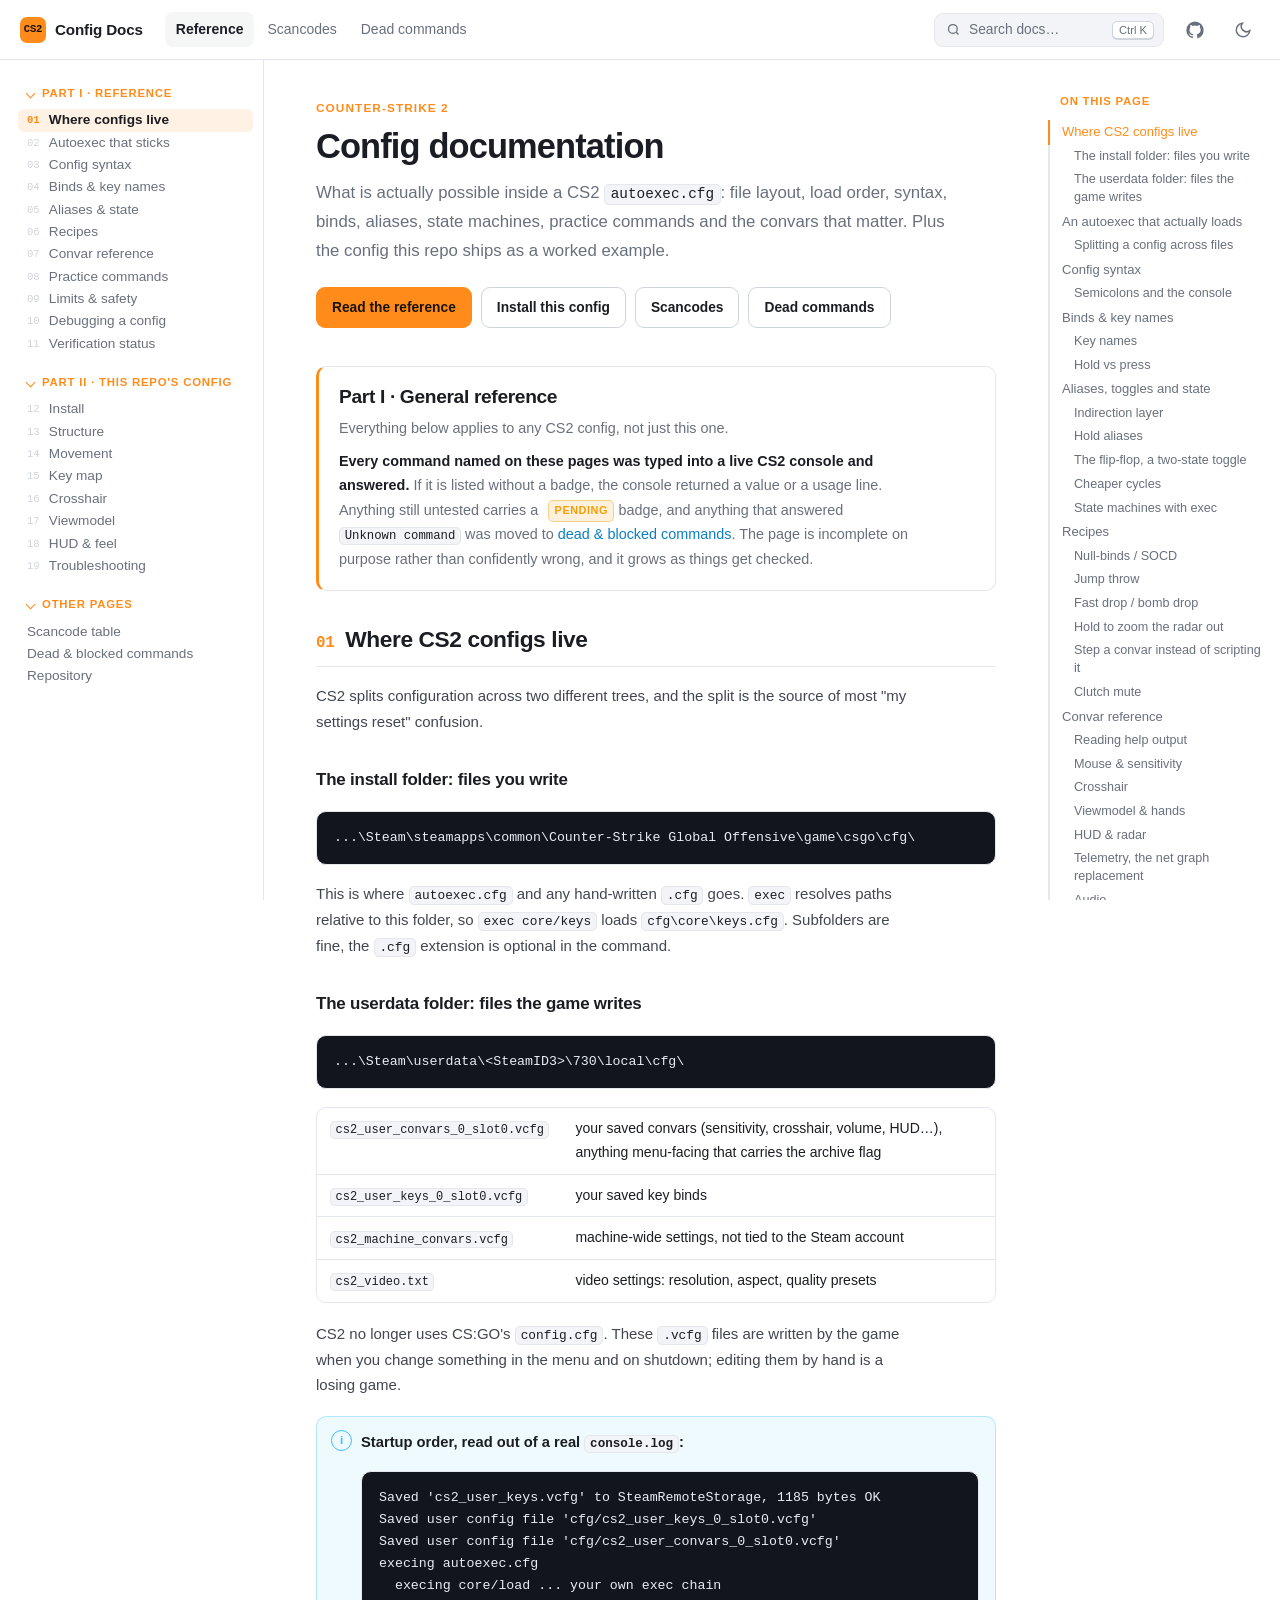
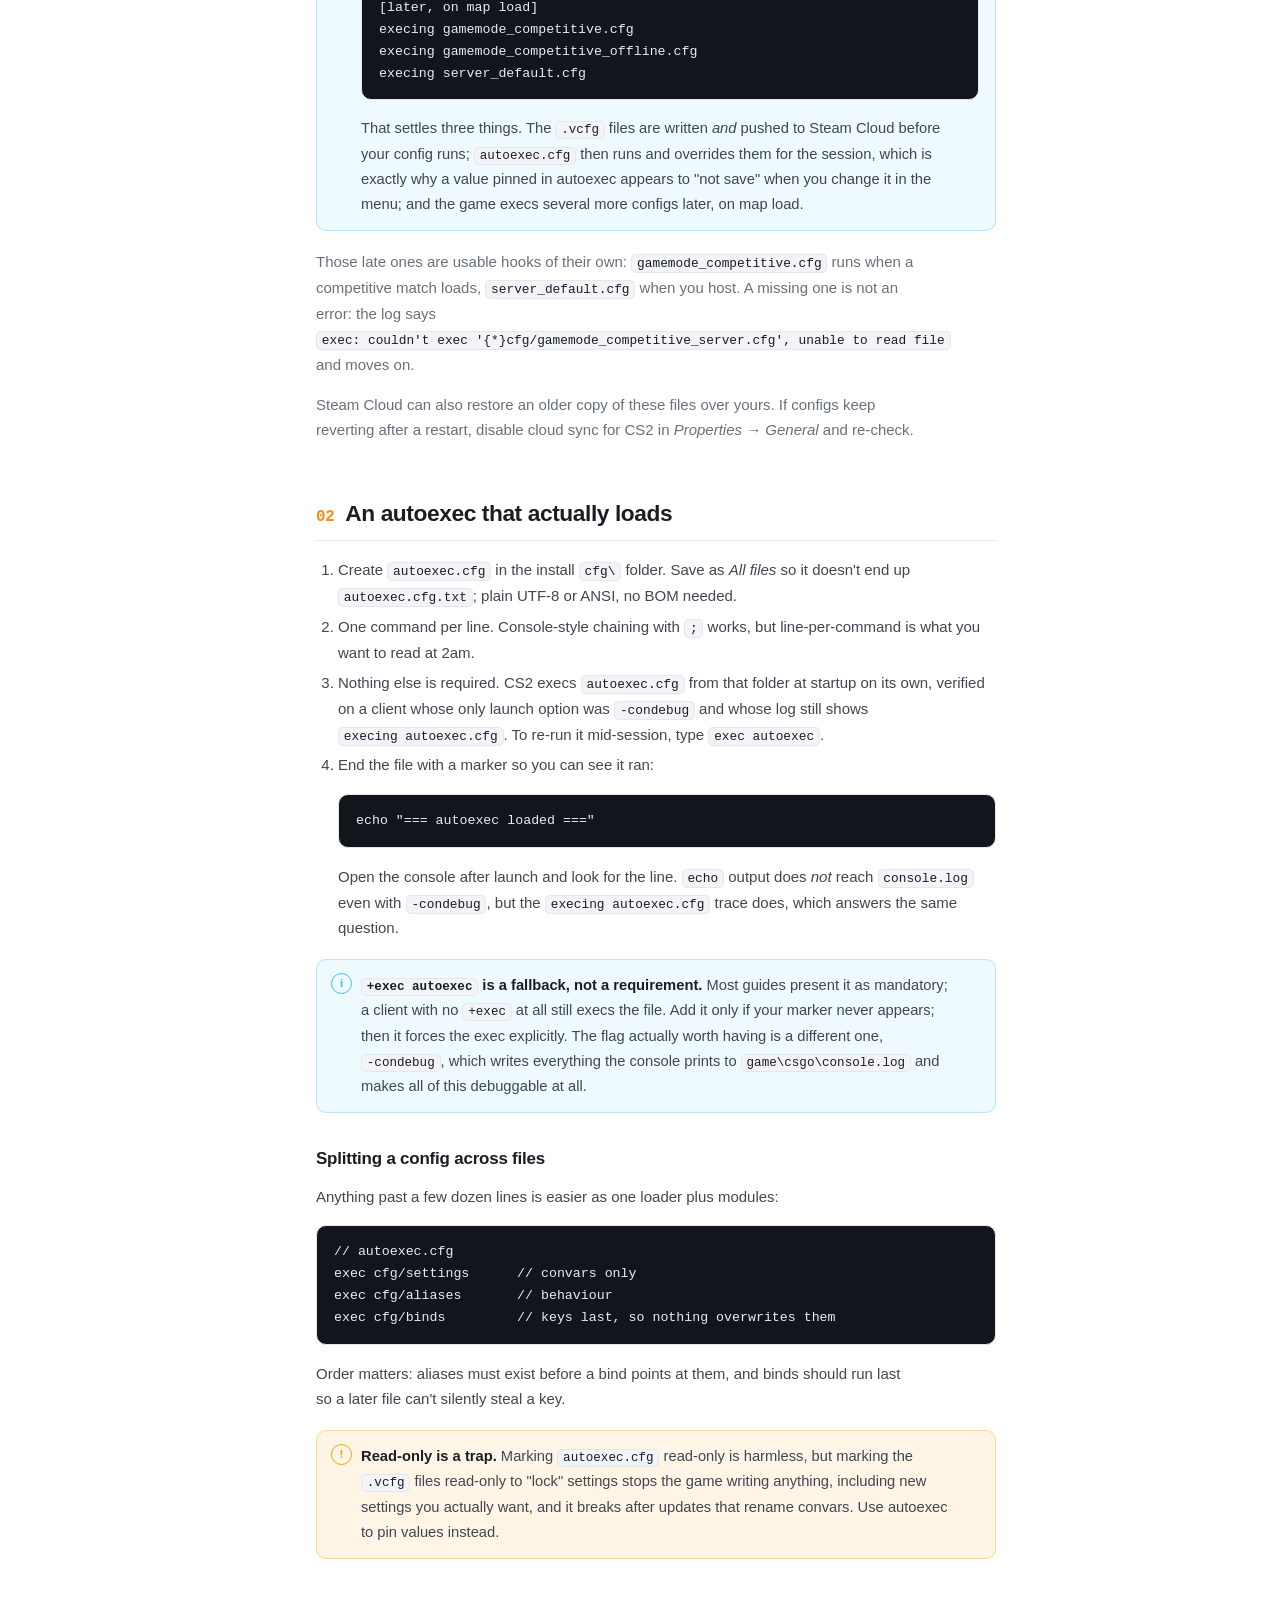
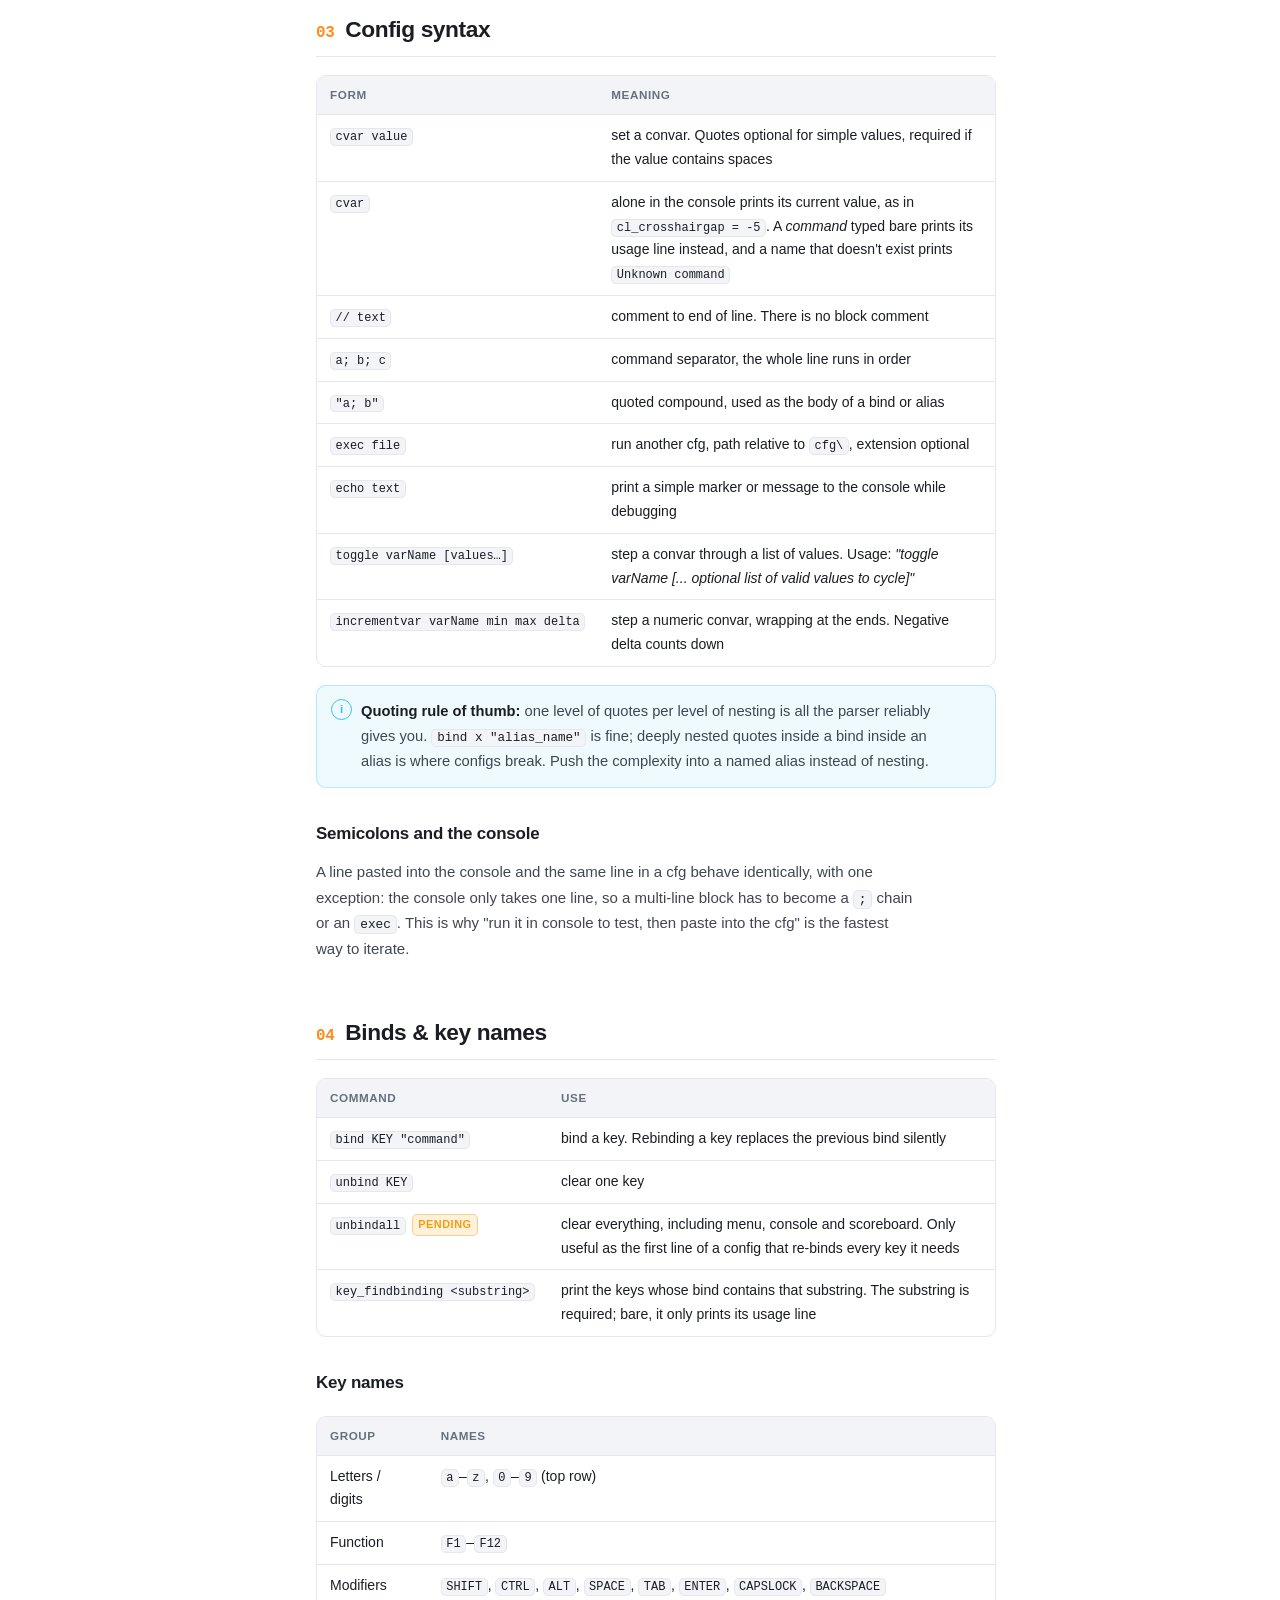
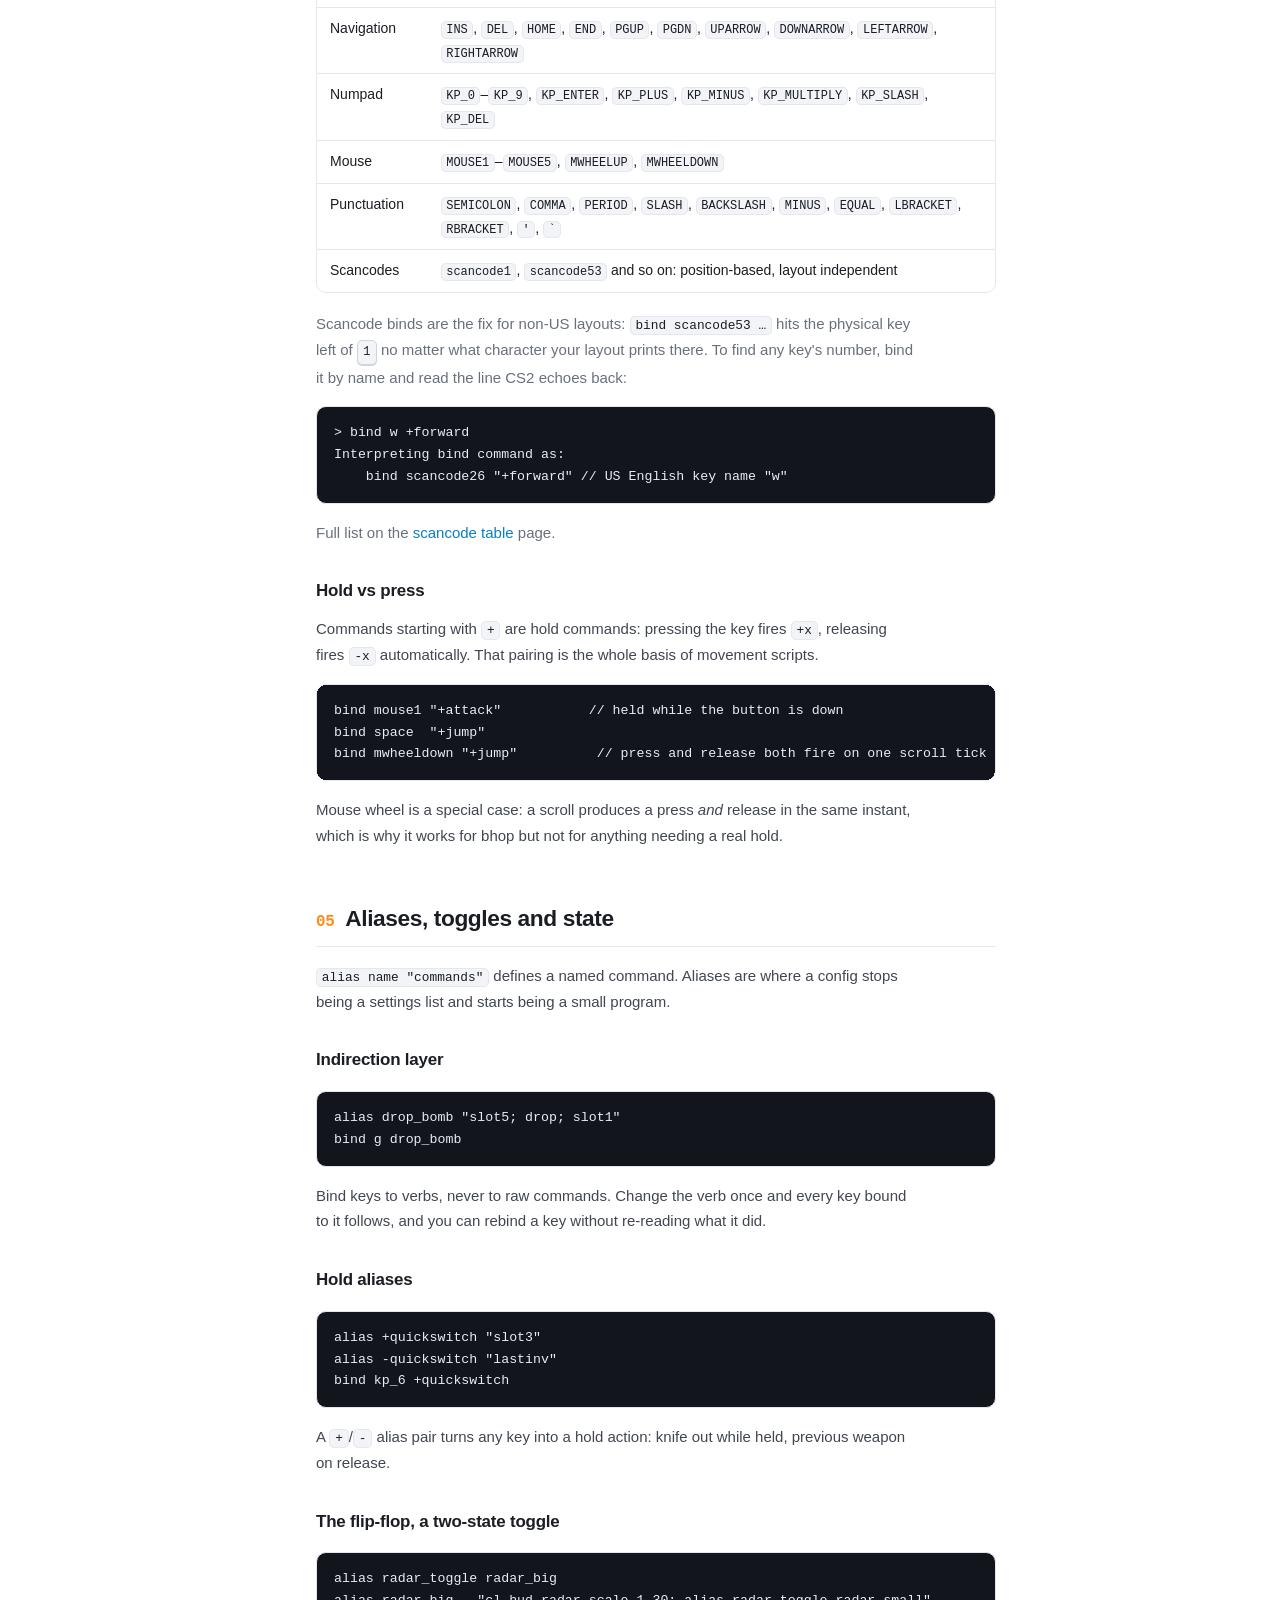
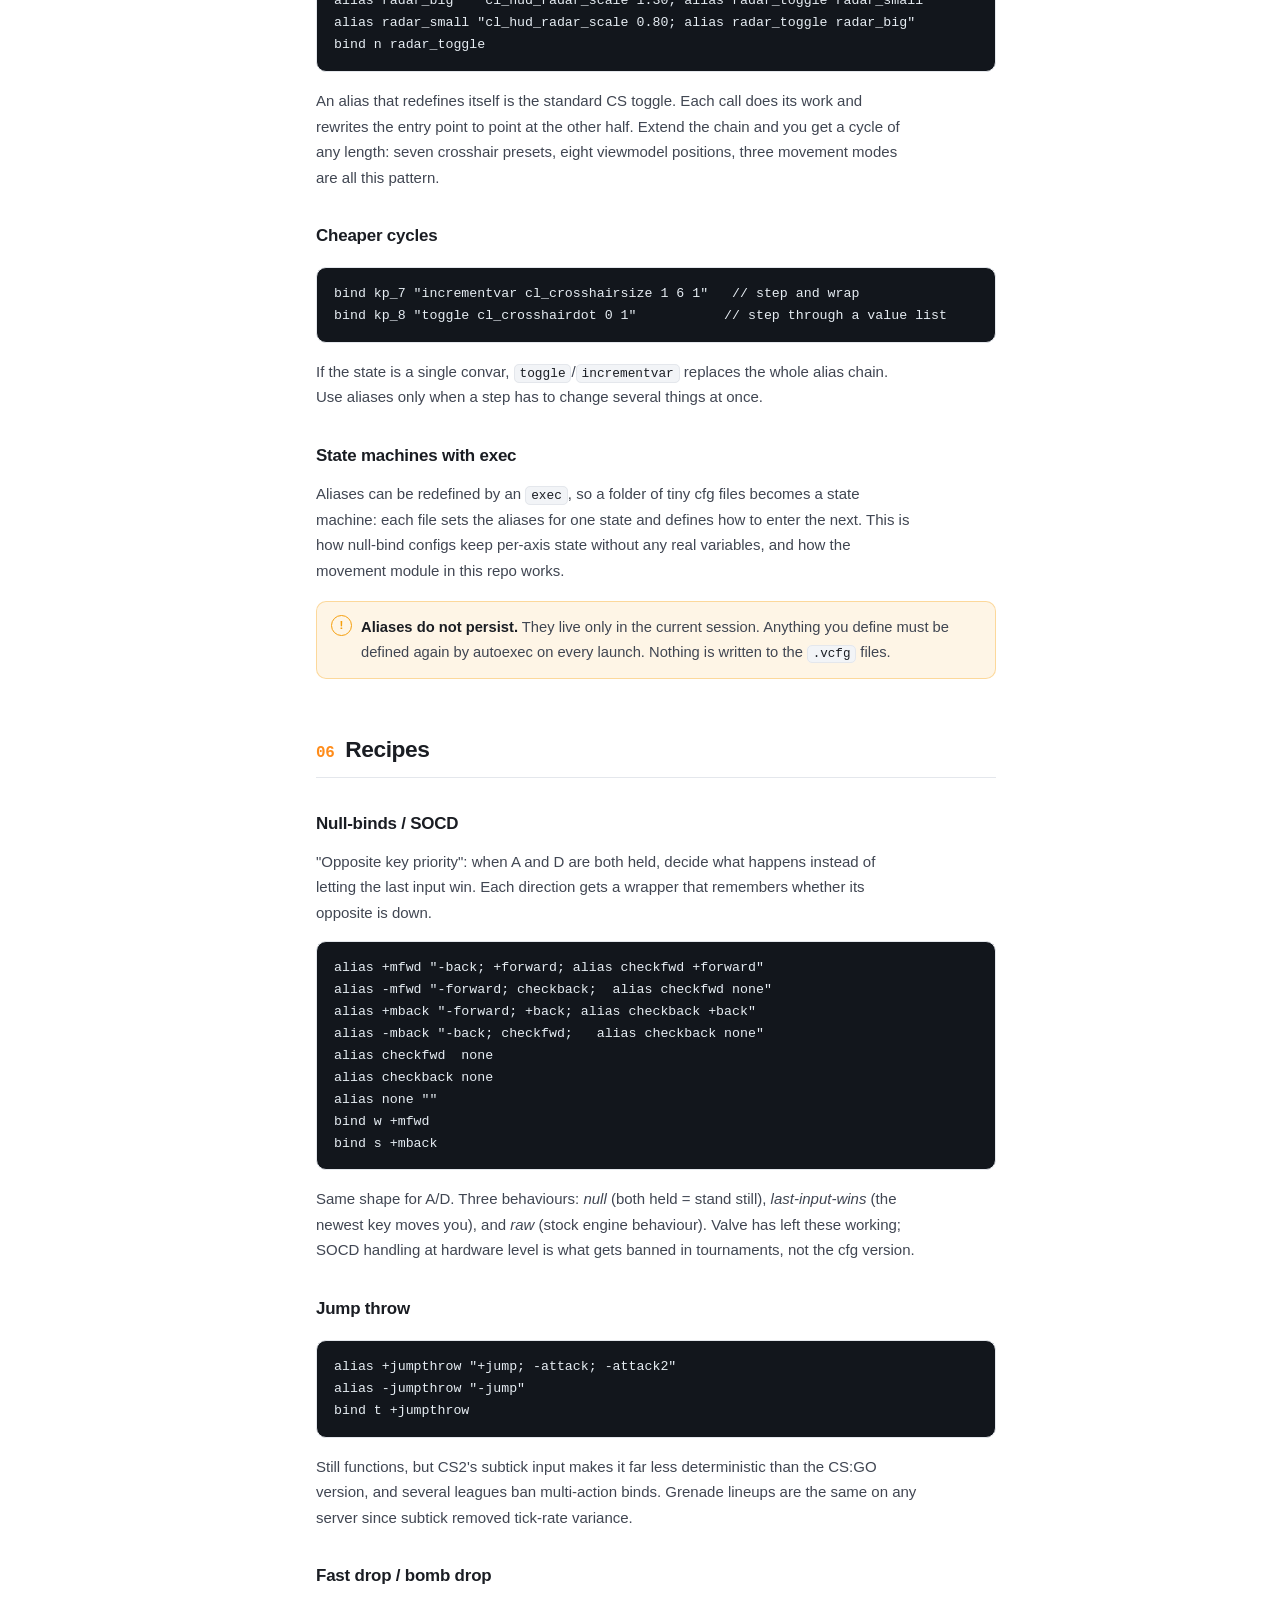
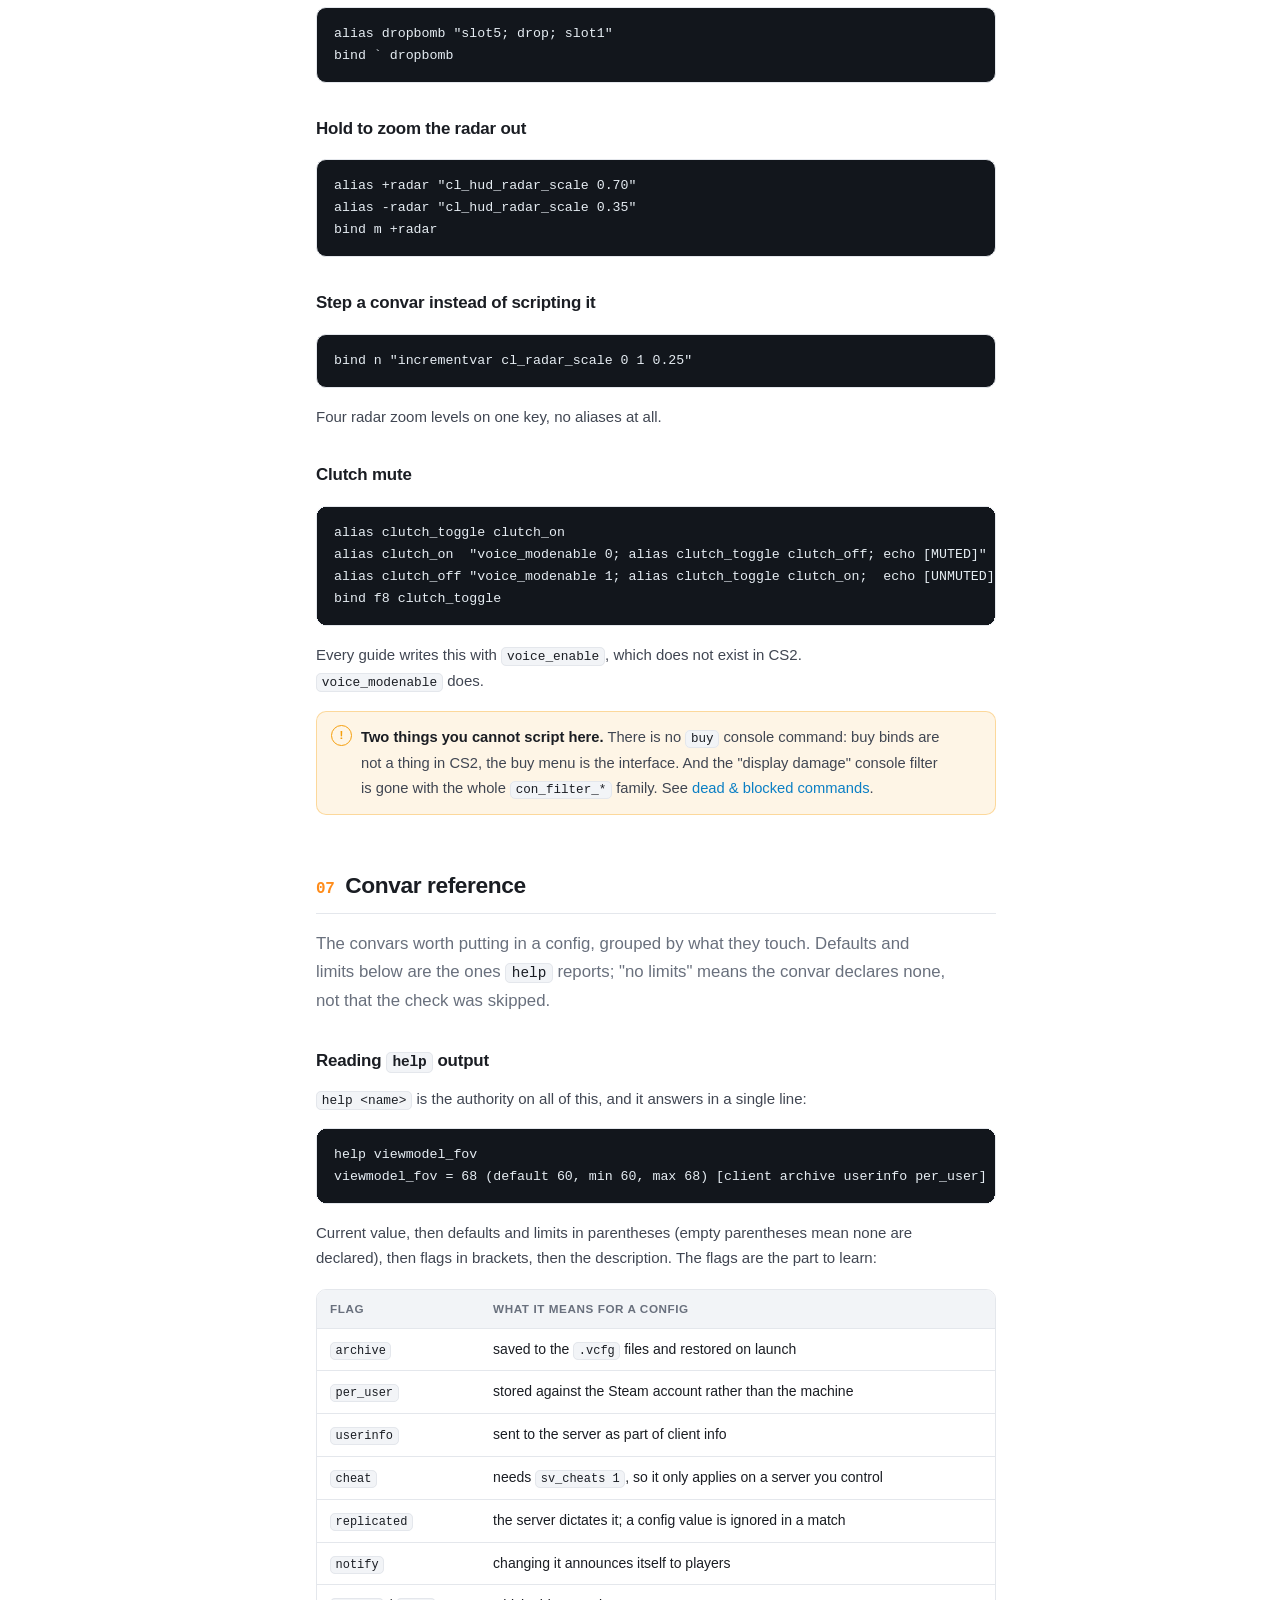
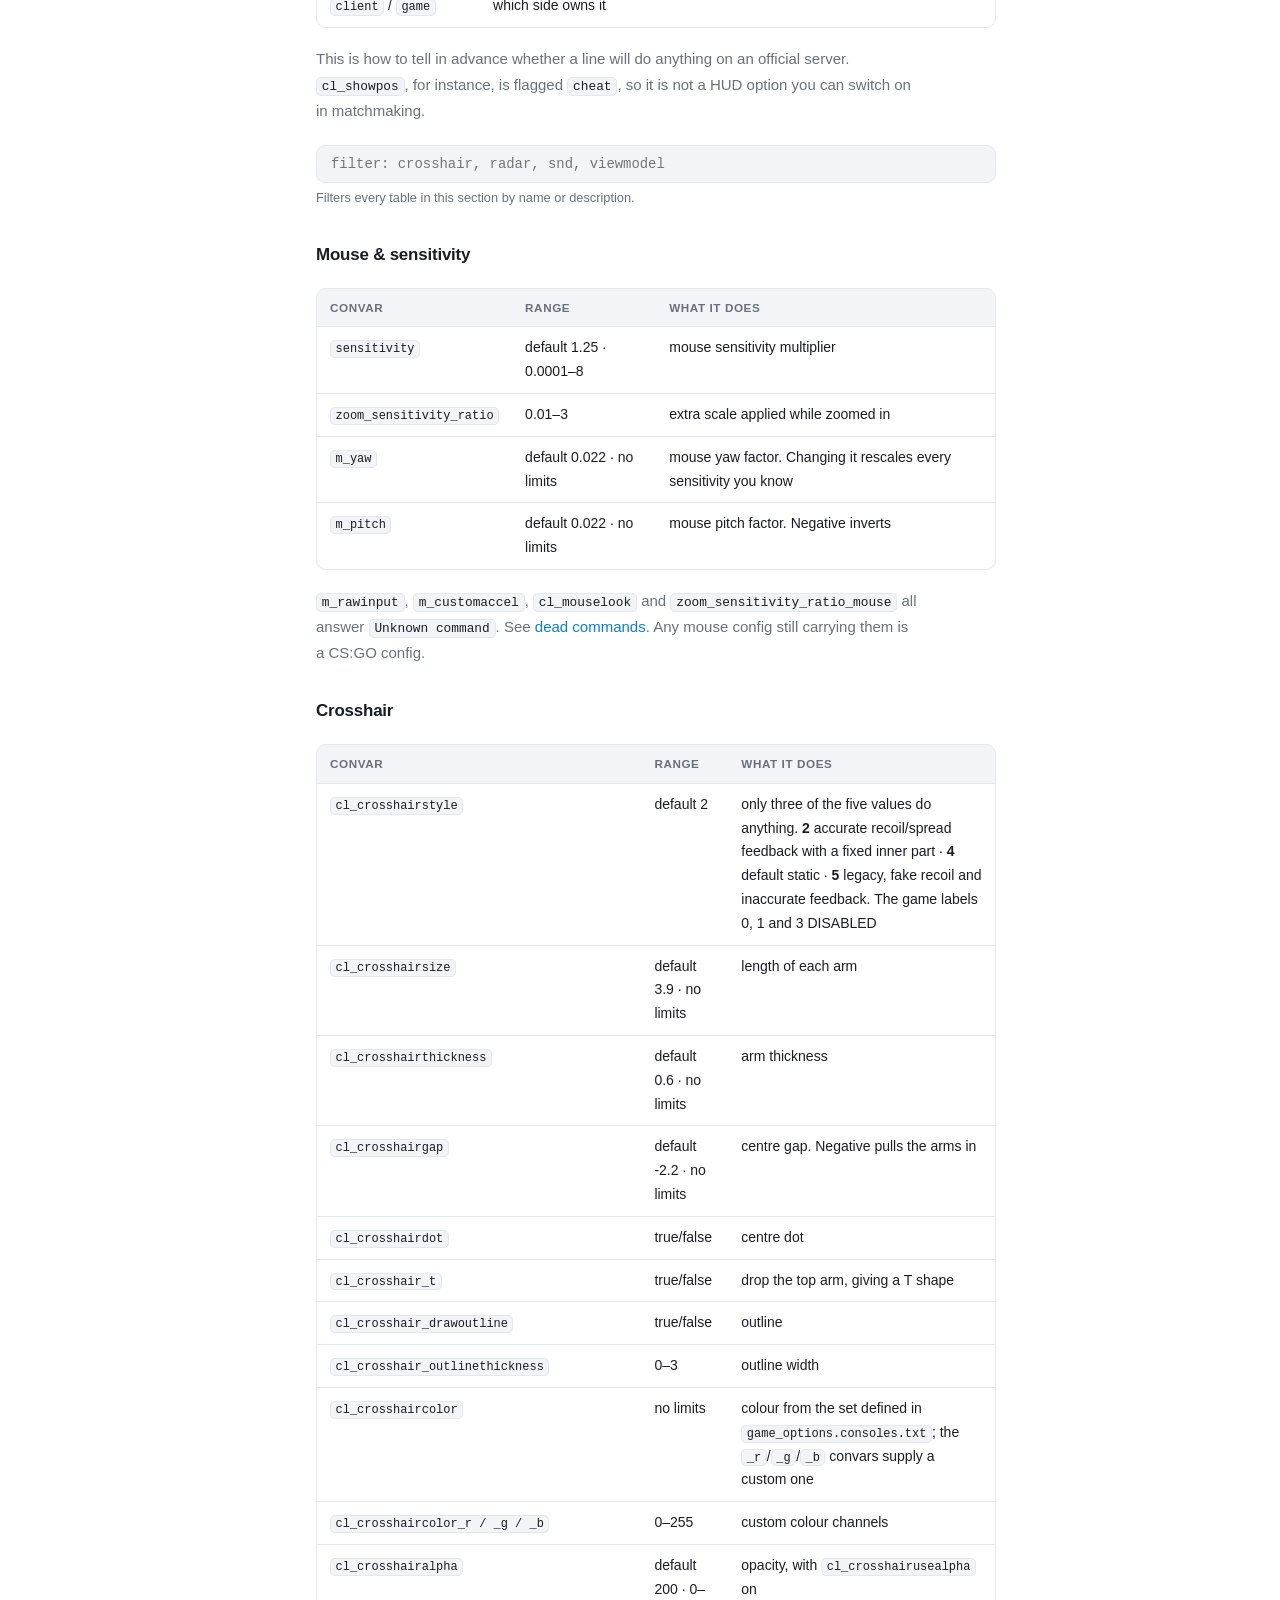
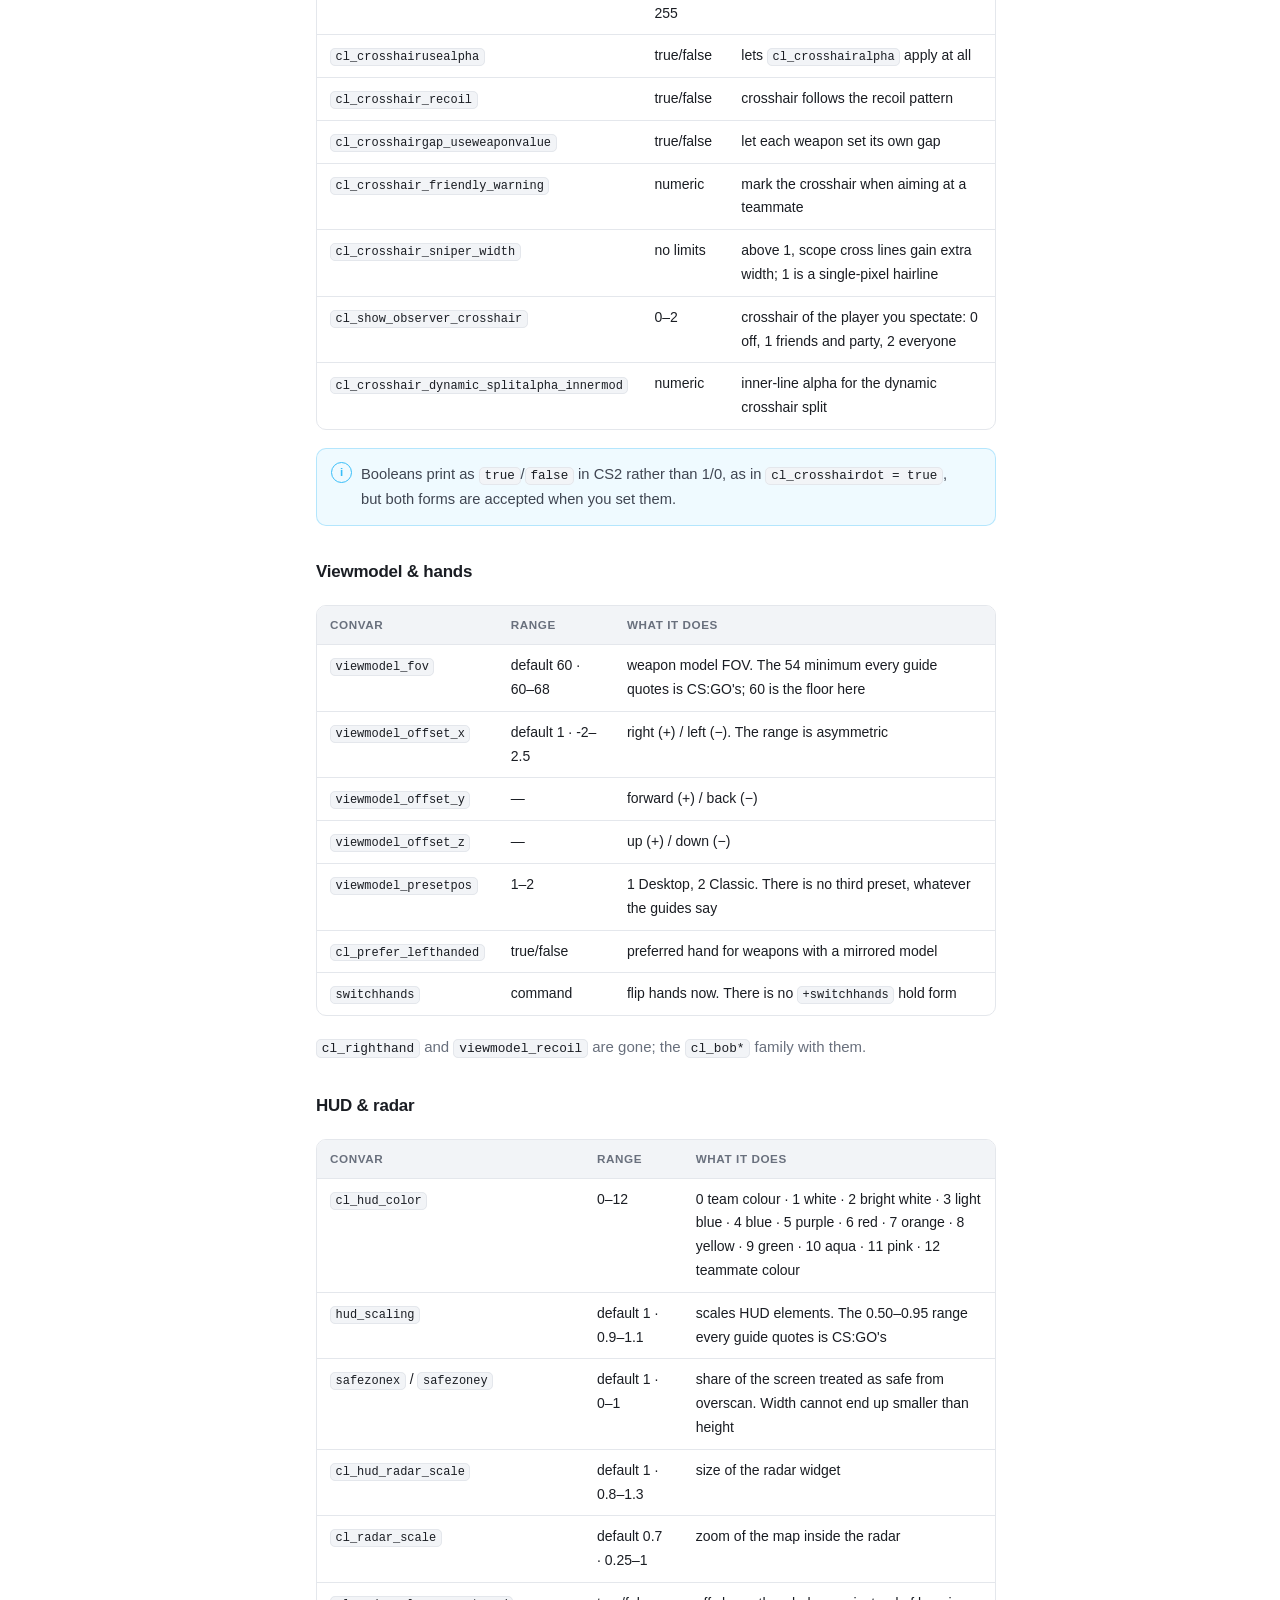
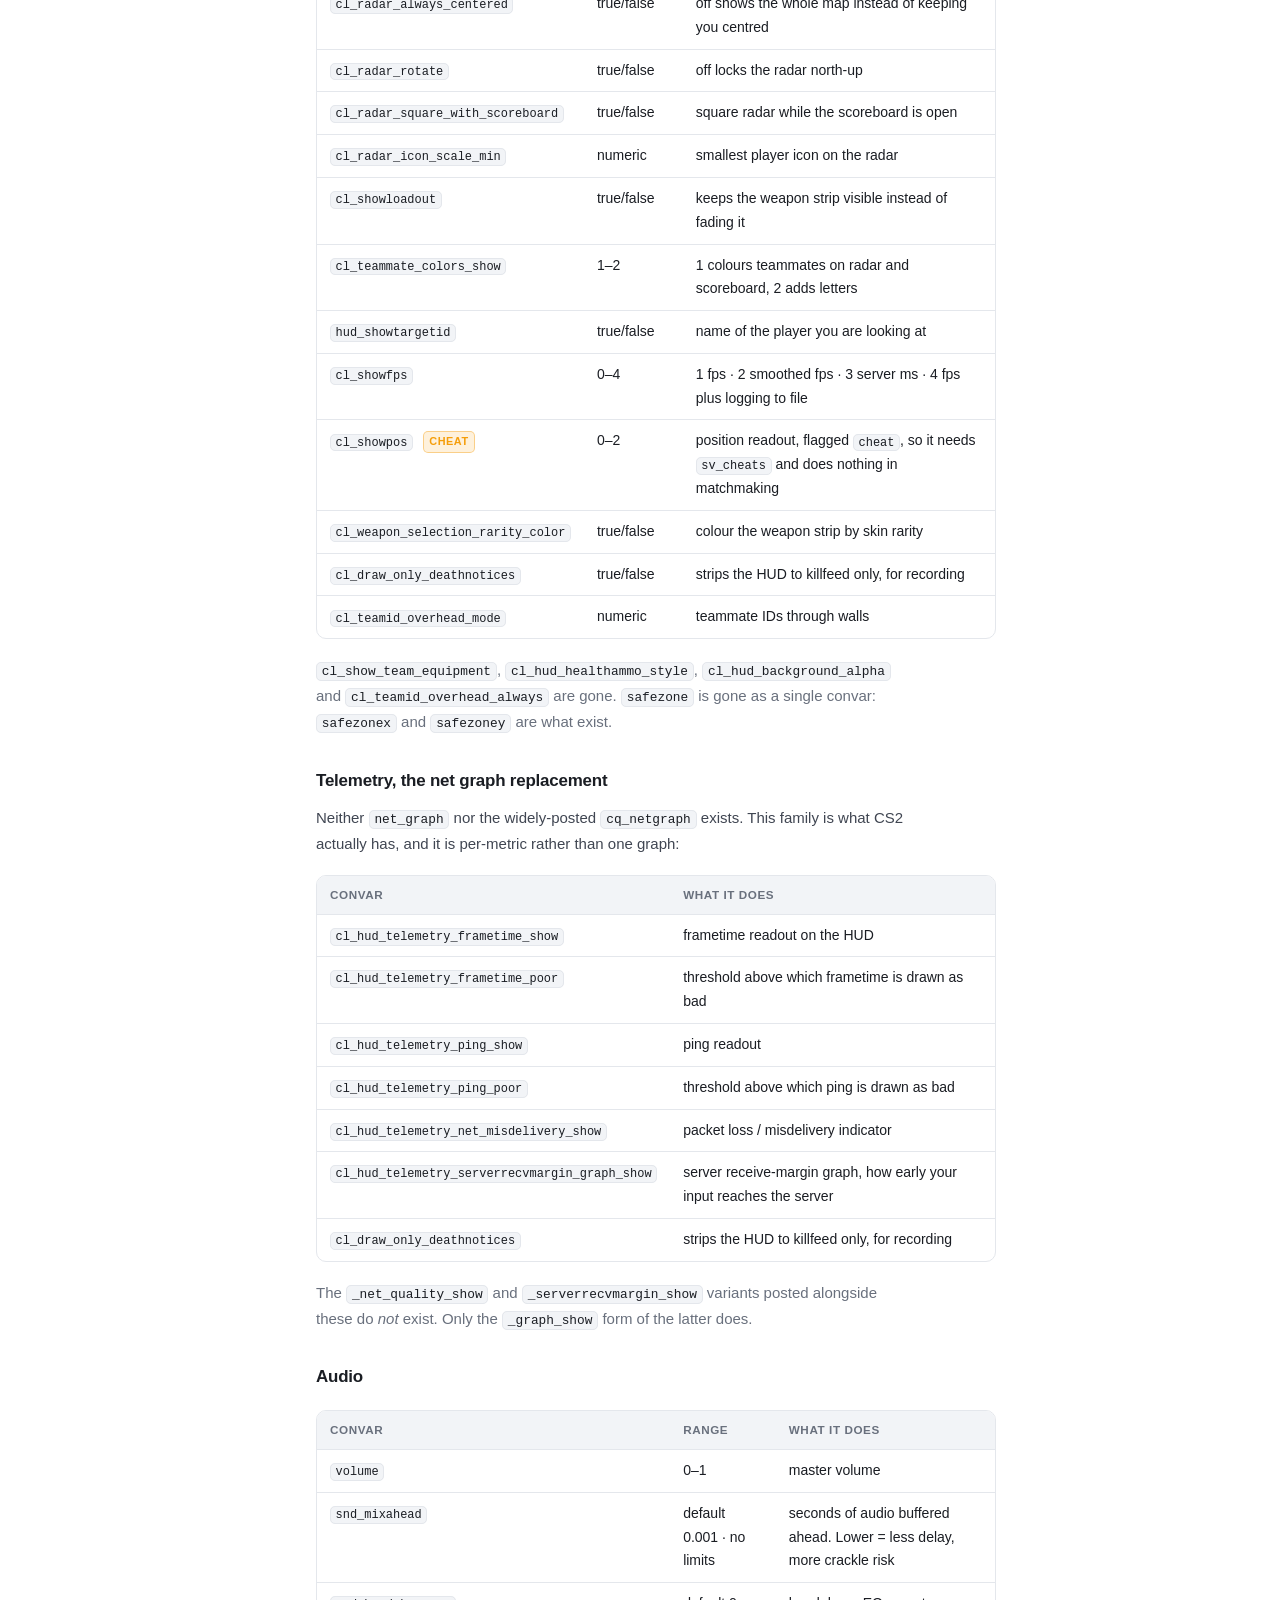
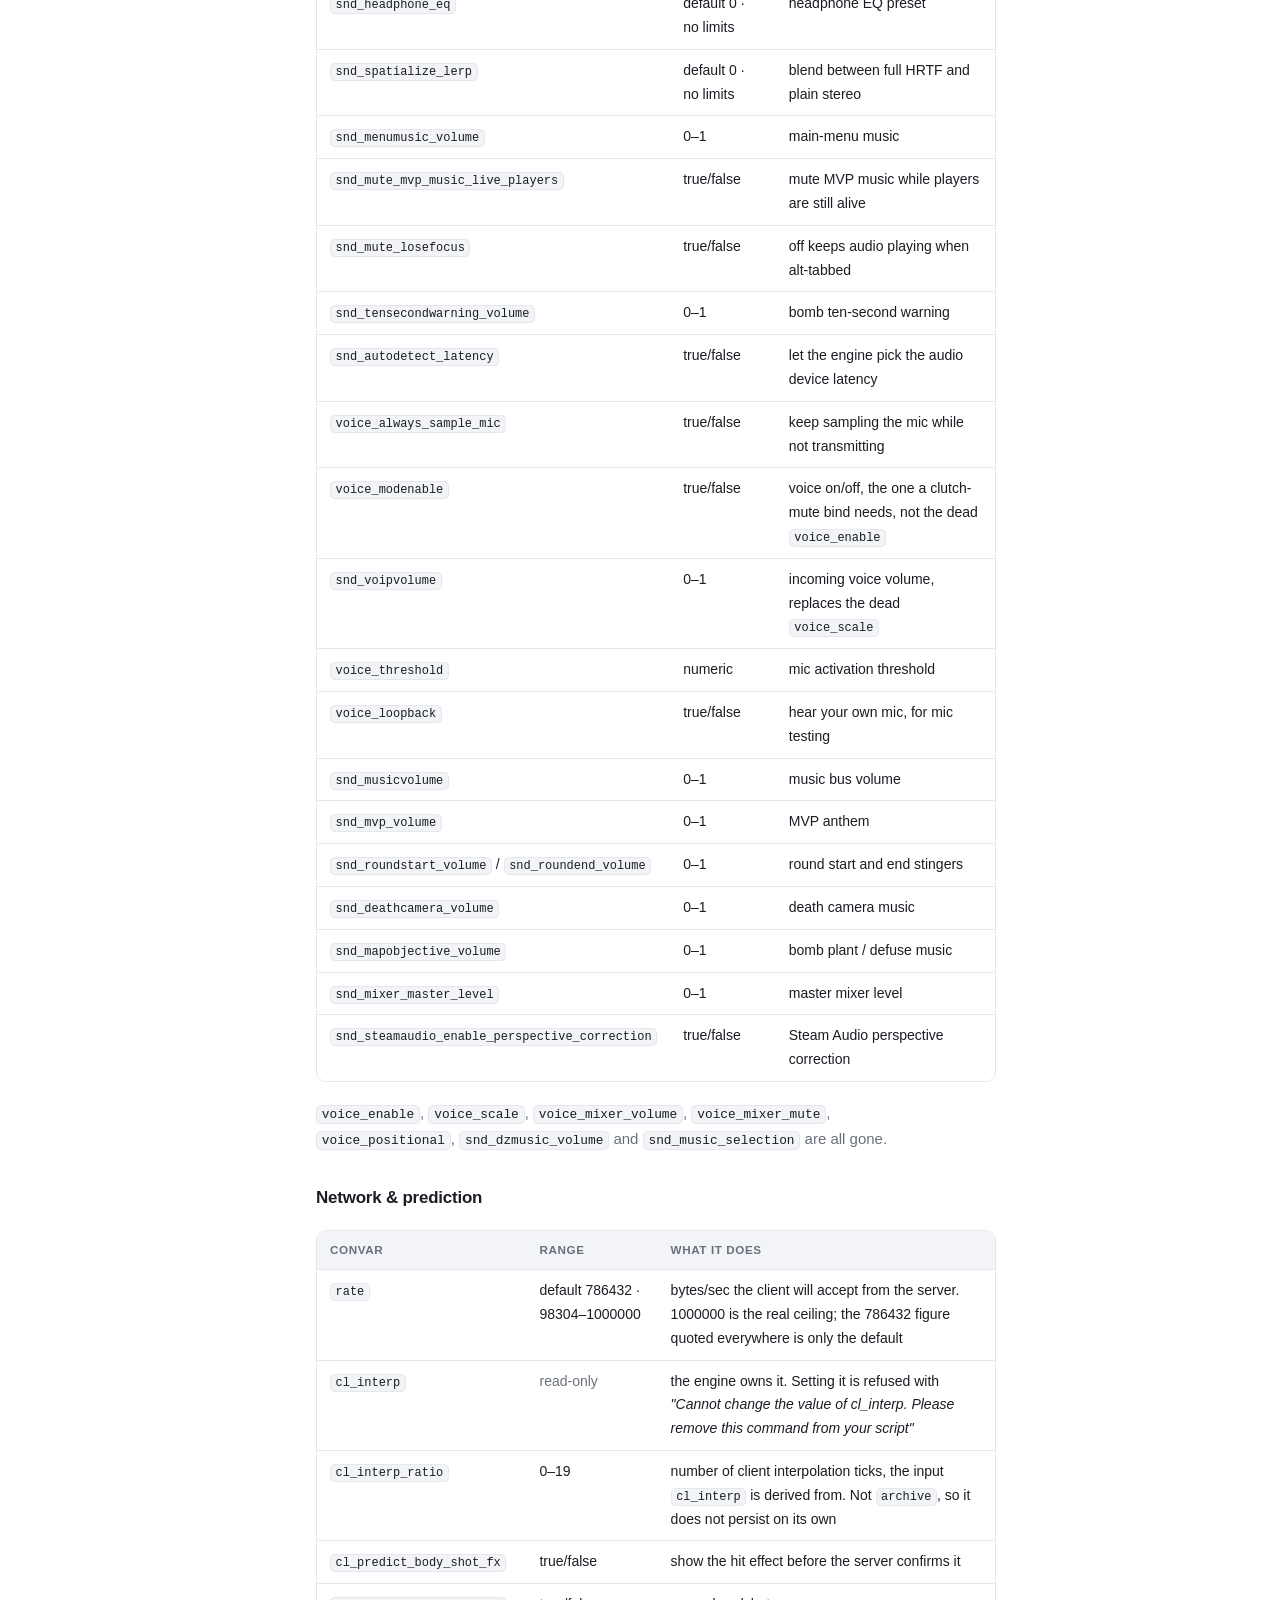
<file: docs/index.html>
<!doctype html>
<html lang="en">
<head>
<meta charset="utf-8">
<meta name="viewport" content="width=device-width, initial-scale=1">
<title>CS2 Config Docs: autoexec, binds, aliases, convars</title>
<meta name="description" content="A general reference for Counter-Strike 2 config files: where they live, how autoexec loading works, config syntax, binds, aliases, null-binds, practice commands and a searchable convar list, plus the sLix1337x Advanced Config.">
<link rel="stylesheet" href="style.css">
</head>
<body>

<a class="skip" href="#content">Skip to content</a>

<header class="topbar">
  <button class="icon-btn" id="menuBtn" aria-label="Open navigation"><svg viewBox="0 0 24 24" fill="none" stroke="currentColor" stroke-width="2"><path d="M3 6h18M3 12h18M3 18h18"/></svg></button>
  <a class="brand" href="index.html"><span class="brand-mark">CS2</span> Config Docs</a>
  <nav class="topnav">
    <a href="index.html" aria-current="page">Reference</a>
    <a href="scancodes.html">Scancodes</a>
    <a href="dead-commands.html">Dead commands</a>
  </nav>
  <span class="spacer"></span>
  <button class="searchbtn" id="searchBtn" aria-label="Search the docs">
    <svg viewBox="0 0 24 24" fill="none" stroke="currentColor" stroke-width="2" width="15" height="15"><circle cx="11" cy="11" r="7"/><path d="m20 20-3.6-3.6"/></svg>
    <span class="label">Search docs…</span><kbd>Ctrl K</kbd>
  </button>
  <a class="icon-btn" href="https://github.com/sLix1337x/autoexec" aria-label="Repository on GitHub"><svg viewBox="0 0 24 24" fill="currentColor"><path d="M12 .5A11.5 11.5 0 0 0 .5 12a11.5 11.5 0 0 0 7.86 10.92c.58.1.79-.25.79-.56v-2c-3.2.7-3.88-1.37-3.88-1.37-.53-1.34-1.29-1.7-1.29-1.7-1.06-.72.08-.7.08-.7 1.17.08 1.79 1.2 1.79 1.2 1.04 1.79 2.73 1.27 3.4.97.1-.76.4-1.27.74-1.56-2.56-.29-5.25-1.28-5.25-5.7 0-1.26.45-2.29 1.19-3.1-.12-.29-.52-1.46.11-3.05 0 0 .97-.31 3.18 1.18a11 11 0 0 1 5.8 0c2.2-1.49 3.17-1.18 3.17-1.18.63 1.59.23 2.76.12 3.05.74.81 1.18 1.84 1.18 3.1 0 4.43-2.69 5.4-5.26 5.69.41.36.78 1.06.78 2.14v3.17c0 .31.21.67.8.56A11.5 11.5 0 0 0 23.5 12 11.5 11.5 0 0 0 12 .5Z"/></svg></a>
  <button class="icon-btn" id="themeBtn" aria-label="Toggle light or dark theme"><svg viewBox="0 0 24 24" fill="none" stroke="currentColor" stroke-width="2"><path d="M21 12.8A9 9 0 1 1 11.2 3a7 7 0 0 0 9.8 9.8Z"/></svg></button>
</header>

<div class="layout">

<aside class="sidebar" id="sidebar">
  <details class="nav-group" open>
    <summary>Part I · Reference</summary>
    <a href="#ref-basics"><span class="num">01</span>Where configs live</a>
    <a href="#ref-autoexec"><span class="num">02</span>Autoexec that sticks</a>
    <a href="#ref-syntax"><span class="num">03</span>Config syntax</a>
    <a href="#ref-binds"><span class="num">04</span>Binds &amp; key names</a>
    <a href="#ref-alias"><span class="num">05</span>Aliases &amp; state</a>
    <a href="#ref-recipes"><span class="num">06</span>Recipes</a>
    <a href="#ref-cvars"><span class="num">07</span>Convar reference</a>
    <a href="#ref-practice"><span class="num">08</span>Practice commands</a>
    <a href="#ref-limits"><span class="num">09</span>Limits &amp; safety</a>
    <a href="#ref-debug"><span class="num">10</span>Debugging a config</a>
    <a href="#ref-status"><span class="num">11</span>Verification status</a>
  </details>

  <details class="nav-group" open>
    <summary>Part II · This repo's config</summary>
    <a href="#cfg-install"><span class="num">12</span>Install</a>
    <a href="#cfg-structure"><span class="num">13</span>Structure</a>
    <a href="#cfg-movement"><span class="num">14</span>Movement</a>
    <a href="#cfg-keys"><span class="num">15</span>Key map</a>
    <a href="#cfg-crosshair"><span class="num">16</span>Crosshair</a>
    <a href="#cfg-viewmodel"><span class="num">17</span>Viewmodel</a>
    <a href="#cfg-hud"><span class="num">18</span>HUD &amp; feel</a>
    <a href="#cfg-troubleshooting"><span class="num">19</span>Troubleshooting</a>
  </details>

  <details class="nav-group" open>
    <summary>Other pages</summary>
    <a href="scancodes.html">Scancode table</a>
    <a href="dead-commands.html">Dead &amp; blocked commands</a>
    <a href="https://github.com/sLix1337x/autoexec">Repository</a>
  </details>
</aside>

<main id="content">

<div class="page-head">
  <p class="eyebrow">Counter-Strike 2</p>
  <h1>Config documentation</h1>
  <p class="lead">What is actually possible inside a CS2 <code>autoexec.cfg</code>: file layout, load order, syntax, binds, aliases, state machines, practice commands and the convars that matter. Plus the config this repo ships as a worked example.</p>
  <div class="hero-links">
    <a class="btn primary" href="#ref-basics">Read the reference</a>
    <a class="btn" href="#cfg-install">Install this config</a>
    <a class="btn" href="scancodes.html">Scancodes</a>
    <a class="btn" href="dead-commands.html">Dead commands</a>
  </div>
</div>

<div class="divider">
  <h2>Part I · General reference</h2>
  <p>Everything below applies to any CS2 config, not just this one.</p>
  <p><strong>Every command named on these pages was typed into a live CS2 console and answered.</strong> If it is listed without a badge, the console returned a value or a usage line. Anything still untested carries a <span class="pend">pending</span> badge, and anything that answered <code>Unknown command</code> was moved to <a href="dead-commands.html">dead &amp; blocked commands</a>. The page is incomplete on purpose rather than confidently wrong, and it grows as things get checked.</p>
</div>

<section id="ref-basics">
  <h2><span class="n">01</span> Where CS2 configs live</h2>
  <p>CS2 splits configuration across two different trees, and the split is the source of most "my settings reset" confusion.</p>

  <h3>The install folder: files you write</h3>
  <pre><code>...\Steam\steamapps\common\Counter-Strike Global Offensive\game\csgo\cfg\</code></pre>
  <p>This is where <code>autoexec.cfg</code> and any hand-written <code>.cfg</code> goes. <code>exec</code> resolves paths relative to this folder, so <code>exec core/keys</code> loads <code>cfg\core\keys.cfg</code>. Subfolders are fine, the <code>.cfg</code> extension is optional in the command.</p>

  <h3>The userdata folder: files the game writes</h3>
  <pre><code>...\Steam\userdata\&lt;SteamID3&gt;\730\local\cfg\</code></pre>
  <table>
    <tbody>
      <tr><td><code>cs2_user_convars_0_slot0.vcfg</code></td><td>your saved convars (sensitivity, crosshair, volume, HUD…), anything menu-facing that carries the archive flag</td></tr>
      <tr><td><code>cs2_user_keys_0_slot0.vcfg</code></td><td>your saved key binds</td></tr>
      <tr><td><code>cs2_machine_convars.vcfg</code></td><td>machine-wide settings, not tied to the Steam account</td></tr>
      <tr><td><code>cs2_video.txt</code></td><td>video settings: resolution, aspect, quality presets</td></tr>
    </tbody>
  </table>
  <p>CS2 no longer uses CS:GO's <code>config.cfg</code>. These <code>.vcfg</code> files are written by the game when you change something in the menu and on shutdown; editing them by hand is a losing game.</p>

  <div class="note">
    <p><strong>Startup order, read out of a real <code>console.log</code>:</strong></p>
    <pre><code>Saved 'cs2_user_keys.vcfg' to SteamRemoteStorage, 1185 bytes OK
Saved user config file 'cfg/cs2_user_keys_0_slot0.vcfg'
Saved user config file 'cfg/cs2_user_convars_0_slot0.vcfg'
execing autoexec.cfg
  execing core/load ... your own exec chain
[later, on map load]
execing gamemode_competitive.cfg
execing gamemode_competitive_offline.cfg
execing server_default.cfg</code></pre>
    <p>That settles three things. The <code>.vcfg</code> files are written <em>and</em> pushed to Steam Cloud before your config runs; <code>autoexec.cfg</code> then runs and overrides them for the session, which is exactly why a value pinned in autoexec appears to "not save" when you change it in the menu; and the game execs several more configs later, on map load.</p>
  </div>
  <p class="muted">Those late ones are usable hooks of their own: <code>gamemode_competitive.cfg</code> runs when a competitive match loads, <code>server_default.cfg</code> when you host. A missing one is not an error: the log says <code>exec: couldn't exec '{*}cfg/gamemode_competitive_server.cfg', unable to read file</code> and moves on.</p>

  <p class="muted">Steam Cloud can also restore an older copy of these files over yours. If configs keep reverting after a restart, disable cloud sync for CS2 in <em>Properties → General</em> and re-check.</p>
</section>

<section id="ref-autoexec">
  <h2><span class="n">02</span> An autoexec that actually loads</h2>
  <ol>
    <li>Create <code>autoexec.cfg</code> in the install <code>cfg\</code> folder. Save as <em>All files</em> so it doesn't end up <code>autoexec.cfg.txt</code>; plain UTF-8 or ANSI, no BOM needed.</li>
    <li>One command per line. Console-style chaining with <code>;</code> works, but line-per-command is what you want to read at 2am.</li>
    <li>Nothing else is required. CS2 execs <code>autoexec.cfg</code> from that folder at startup on its own, verified on a client whose only launch option was <code>-condebug</code> and whose log still shows <code>execing autoexec.cfg</code>. To re-run it mid-session, type <code>exec autoexec</code>.</li>
    <li>End the file with a marker so you can see it ran:
      <pre><code>echo "=== autoexec loaded ==="</code></pre>
      Open the console after launch and look for the line. <code>echo</code> output does <em>not</em> reach <code>console.log</code> even with <code>-condebug</code>, but the <code>execing autoexec.cfg</code> trace does, which answers the same question.</li>
  </ol>
  <div class="note">
    <p><strong><code>+exec autoexec</code> is a fallback, not a requirement.</strong> Most guides present it as mandatory; a client with no <code>+exec</code> at all still execs the file. Add it only if your marker never appears; then it forces the exec explicitly. The flag actually worth having is a different one, <code>-condebug</code>, which writes everything the console prints to <code>game\csgo\console.log</code> and makes all of this debuggable at all.</p>
  </div>

  <h3>Splitting a config across files</h3>
  <p>Anything past a few dozen lines is easier as one loader plus modules:</p>
  <pre><code>// autoexec.cfg
exec cfg/settings      // convars only
exec cfg/aliases       // behaviour
exec cfg/binds         // keys last, so nothing overwrites them</code></pre>
  <p>Order matters: aliases must exist before a bind points at them, and binds should run last so a later file can't silently steal a key.</p>

  <div class="warn">
    <p><strong>Read-only is a trap.</strong> Marking <code>autoexec.cfg</code> read-only is harmless, but marking the <code>.vcfg</code> files read-only to "lock" settings stops the game writing anything, including new settings you actually want, and it breaks after updates that rename convars. Use autoexec to pin values instead.</p>
  </div>
</section>

<section id="ref-syntax">
  <h2><span class="n">03</span> Config syntax</h2>
  <table>
    <thead><tr><th>Form</th><th>Meaning</th></tr></thead>
    <tbody>
      <tr><td><code>cvar value</code></td><td>set a convar. Quotes optional for simple values, required if the value contains spaces</td></tr>
      <tr><td><code>cvar</code></td><td>alone in the console prints its current value, as in <code>cl_crosshairgap = -5</code>. A <em>command</em> typed bare prints its usage line instead, and a name that doesn't exist prints <code>Unknown command</code></td></tr>
      <tr><td><code>// text</code></td><td>comment to end of line. There is no block comment</td></tr>
      <tr><td><code>a; b; c</code></td><td>command separator, the whole line runs in order</td></tr>
      <tr><td><code>"a; b"</code></td><td>quoted compound, used as the body of a bind or alias</td></tr>
      <tr><td><code>exec file</code></td><td>run another cfg, path relative to <code>cfg\</code>, extension optional</td></tr>
      <tr><td><code>echo text</code></td><td>print a simple marker or message to the console while debugging</td></tr>
      <tr><td><code>toggle varName [values…]</code></td><td>step a convar through a list of values. Usage: <em>"toggle varName [... optional list of valid values to cycle]"</em></td></tr>
      <tr><td><code>incrementvar varName min max delta</code></td><td>step a numeric convar, wrapping at the ends. Negative delta counts down</td></tr>
    </tbody>
  </table>

  <div class="note">
    <p><strong>Quoting rule of thumb:</strong> one level of quotes per level of nesting is all the parser reliably gives you. <code>bind x "alias_name"</code> is fine; deeply nested quotes inside a bind inside an alias is where configs break. Push the complexity into a named alias instead of nesting.</p>
  </div>

  <h3>Semicolons and the console</h3>
  <p>A line pasted into the console and the same line in a cfg behave identically, with one exception: the console only takes one line, so a multi-line block has to become a <code>;</code> chain or an <code>exec</code>. This is why "run it in console to test, then paste into the cfg" is the fastest way to iterate.</p>
</section>

<section id="ref-binds">
  <h2><span class="n">04</span> Binds &amp; key names</h2>
  <table>
    <thead><tr><th>Command</th><th>Use</th></tr></thead>
    <tbody>
      <tr><td><code>bind KEY "command"</code></td><td>bind a key. Rebinding a key replaces the previous bind silently</td></tr>
      <tr><td><code>unbind KEY</code></td><td>clear one key</td></tr>
      <tr><td><code>unbindall</code><span class="pend">pending</span></td><td>clear everything, including menu, console and scoreboard. Only useful as the first line of a config that re-binds every key it needs</td></tr>
      <tr><td><code>key_findbinding &lt;substring&gt;</code></td><td>print the keys whose bind contains that substring. The substring is required; bare, it only prints its usage line</td></tr>
    </tbody>
  </table>

  <h3>Key names</h3>
  <table>
    <thead><tr><th>Group</th><th>Names</th></tr></thead>
    <tbody>
      <tr><td>Letters / digits</td><td><code>a</code>–<code>z</code>, <code>0</code>–<code>9</code> (top row)</td></tr>
      <tr><td>Function</td><td><code>F1</code>–<code>F12</code></td></tr>
      <tr><td>Modifiers</td><td><code>SHIFT</code>, <code>CTRL</code>, <code>ALT</code>, <code>SPACE</code>, <code>TAB</code>, <code>ENTER</code>, <code>CAPSLOCK</code>, <code>BACKSPACE</code></td></tr>
      <tr><td>Navigation</td><td><code>INS</code>, <code>DEL</code>, <code>HOME</code>, <code>END</code>, <code>PGUP</code>, <code>PGDN</code>, <code>UPARROW</code>, <code>DOWNARROW</code>, <code>LEFTARROW</code>, <code>RIGHTARROW</code></td></tr>
      <tr><td>Numpad</td><td><code>KP_0</code>–<code>KP_9</code>, <code>KP_ENTER</code>, <code>KP_PLUS</code>, <code>KP_MINUS</code>, <code>KP_MULTIPLY</code>, <code>KP_SLASH</code>, <code>KP_DEL</code></td></tr>
      <tr><td>Mouse</td><td><code>MOUSE1</code>–<code>MOUSE5</code>, <code>MWHEELUP</code>, <code>MWHEELDOWN</code></td></tr>
      <tr><td>Punctuation</td><td><code>SEMICOLON</code>, <code>COMMA</code>, <code>PERIOD</code>, <code>SLASH</code>, <code>BACKSLASH</code>, <code>MINUS</code>, <code>EQUAL</code>, <code>LBRACKET</code>, <code>RBRACKET</code>, <code>'</code>, <code>`</code></td></tr>
      <tr><td>Scancodes</td><td><code>scancode1</code>, <code>scancode53</code> and so on: position-based, layout independent</td></tr>
    </tbody>
  </table>
  <p class="muted">Scancode binds are the fix for non-US layouts: <code>bind scancode53 …</code> hits the physical key left of <kbd>1</kbd> no matter what character your layout prints there. To find any key's number, bind it by name and read the line CS2 echoes back:</p>
  <pre><code>&gt; bind w +forward
Interpreting bind command as:
    bind scancode26 "+forward" // US English key name "w"</code></pre>
  <p class="muted">Full list on the <a href="scancodes.html">scancode table</a> page.</p>

  <h3>Hold vs press</h3>
  <p>Commands starting with <code>+</code> are hold commands: pressing the key fires <code>+x</code>, releasing fires <code>-x</code> automatically. That pairing is the whole basis of movement scripts.</p>
  <pre><code>bind mouse1 "+attack"           // held while the button is down
bind space  "+jump"
bind mwheeldown "+jump"          // press and release both fire on one scroll tick</code></pre>
  <p>Mouse wheel is a special case: a scroll produces a press <em>and</em> release in the same instant, which is why it works for bhop but not for anything needing a real hold.</p>
</section>

<section id="ref-alias">
  <h2><span class="n">05</span> Aliases, toggles and state</h2>
  <p><code>alias name "commands"</code> defines a named command. Aliases are where a config stops being a settings list and starts being a small program.</p>

  <h3>Indirection layer</h3>
  <pre><code>alias drop_bomb "slot5; drop; slot1"
bind g drop_bomb</code></pre>
  <p>Bind keys to verbs, never to raw commands. Change the verb once and every key bound to it follows, and you can rebind a key without re-reading what it did.</p>

  <h3>Hold aliases</h3>
  <pre><code>alias +quickswitch "slot3"
alias -quickswitch "lastinv"
bind kp_6 +quickswitch</code></pre>
  <p>A <code>+</code>/<code>-</code> alias pair turns any key into a hold action: knife out while held, previous weapon on release.</p>

  <h3>The flip-flop, a two-state toggle</h3>
  <pre><code>alias radar_toggle radar_big
alias radar_big   "cl_hud_radar_scale 1.30; alias radar_toggle radar_small"
alias radar_small "cl_hud_radar_scale 0.80; alias radar_toggle radar_big"
bind n radar_toggle</code></pre>
  <p>An alias that redefines itself is the standard CS toggle. Each call does its work and rewrites the entry point to point at the other half. Extend the chain and you get a cycle of any length: seven crosshair presets, eight viewmodel positions, three movement modes are all this pattern.</p>

  <h3>Cheaper cycles</h3>
  <pre><code>bind kp_7 "incrementvar cl_crosshairsize 1 6 1"   // step and wrap
bind kp_8 "toggle cl_crosshairdot 0 1"           // step through a value list</code></pre>
  <p>If the state is a single convar, <code>toggle</code>/<code>incrementvar</code> replaces the whole alias chain. Use aliases only when a step has to change several things at once.</p>

  <h3>State machines with exec</h3>
  <p>Aliases can be redefined by an <code>exec</code>, so a folder of tiny cfg files becomes a state machine: each file sets the aliases for one state and defines how to enter the next. This is how null-bind configs keep per-axis state without any real variables, and how the movement module in this repo works.</p>

  <div class="warn">
    <p><strong>Aliases do not persist.</strong> They live only in the current session. Anything you define must be defined again by autoexec on every launch. Nothing is written to the <code>.vcfg</code> files.</p>
  </div>
</section>

<section id="ref-recipes">
  <h2><span class="n">06</span> Recipes</h2>

  <h3>Null-binds / SOCD</h3>
  <p>"Opposite key priority": when A and D are both held, decide what happens instead of letting the last input win. Each direction gets a wrapper that remembers whether its opposite is down.</p>
  <pre><code>alias +mfwd "-back; +forward; alias checkfwd +forward"
alias -mfwd "-forward; checkback;  alias checkfwd none"
alias +mback "-forward; +back; alias checkback +back"
alias -mback "-back; checkfwd;   alias checkback none"
alias checkfwd  none
alias checkback none
alias none ""
bind w +mfwd
bind s +mback</code></pre>
  <p>Same shape for A/D. Three behaviours: <em>null</em> (both held = stand still), <em>last-input-wins</em> (the newest key moves you), and <em>raw</em> (stock engine behaviour). Valve has left these working; SOCD handling at hardware level is what gets banned in tournaments, not the cfg version.</p>

  <h3>Jump throw</h3>
  <pre><code>alias +jumpthrow "+jump; -attack; -attack2"
alias -jumpthrow "-jump"
bind t +jumpthrow</code></pre>
  <p>Still functions, but CS2's subtick input makes it far less deterministic than the CS:GO version, and several leagues ban multi-action binds. Grenade lineups are the same on any server since subtick removed tick-rate variance.</p>

  <h3>Fast drop / bomb drop</h3>
  <pre><code>alias dropbomb "slot5; drop; slot1"
bind ` dropbomb</code></pre>

  <h3>Hold to zoom the radar out</h3>
  <pre><code>alias +radar "cl_hud_radar_scale 0.70"
alias -radar "cl_hud_radar_scale 0.35"
bind m +radar</code></pre>

  <h3>Step a convar instead of scripting it</h3>
  <pre><code>bind n "incrementvar cl_radar_scale 0 1 0.25"</code></pre>
  <p>Four radar zoom levels on one key, no aliases at all.</p>

  <h3>Clutch mute</h3>
  <pre><code>alias clutch_toggle clutch_on
alias clutch_on  "voice_modenable 0; alias clutch_toggle clutch_off; echo [MUTED]"
alias clutch_off "voice_modenable 1; alias clutch_toggle clutch_on;  echo [UNMUTED]"
bind f8 clutch_toggle</code></pre>
  <p>Every guide writes this with <code>voice_enable</code>, which does not exist in CS2. <code>voice_modenable</code> does.</p>

  <div class="warn">
    <p><strong>Two things you cannot script here.</strong> There is no <code>buy</code> console command: buy binds are not a thing in CS2, the buy menu is the interface. And the "display damage" console filter is gone with the whole <code>con_filter_*</code> family. See <a href="dead-commands.html">dead &amp; blocked commands</a>.</p>
  </div>
</section>

<section id="ref-cvars">
  <h2><span class="n">07</span> Convar reference</h2>
  <p class="lead">The convars worth putting in a config, grouped by what they touch. Defaults and limits below are the ones <code>help</code> reports; "no limits" means the convar declares none, not that the check was skipped.</p>

  <h3>Reading <code>help</code> output</h3>
  <p><code>help &lt;name&gt;</code> is the authority on all of this, and it answers in a single line:</p>
  <pre><code>help viewmodel_fov
viewmodel_fov = 68 (default 60, min 60, max 68) [client archive userinfo per_user] - Viewmodel FOV</code></pre>
  <p>Current value, then defaults and limits in parentheses (empty parentheses mean none are declared), then flags in brackets, then the description. The flags are the part to learn:</p>
  <table class="cmdtable">
    <thead><tr><th>Flag</th><th>What it means for a config</th></tr></thead>
    <tbody>
      <tr><td><code>archive</code></td><td>saved to the <code>.vcfg</code> files and restored on launch</td></tr>
      <tr><td><code>per_user</code></td><td>stored against the Steam account rather than the machine</td></tr>
      <tr><td><code>userinfo</code></td><td>sent to the server as part of client info</td></tr>
      <tr><td><code>cheat</code></td><td>needs <code>sv_cheats 1</code>, so it only applies on a server you control</td></tr>
      <tr><td><code>replicated</code></td><td>the server dictates it; a config value is ignored in a match</td></tr>
      <tr><td><code>notify</code></td><td>changing it announces itself to players</td></tr>
      <tr><td><code>client</code> / <code>game</code></td><td>which side owns it</td></tr>
    </tbody>
  </table>
  <p class="muted">This is how to tell in advance whether a line will do anything on an official server. <code>cl_showpos</code>, for instance, is flagged <code>cheat</code>, so it is not a HUD option you can switch on in matchmaking.</p>
  <input class="filter" id="cvarFilter" type="text" placeholder="filter: crosshair, radar, snd, viewmodel" aria-label="Filter convars">
  <p class="filter-hint">Filters every table in this section by name or description.</p>

  <h3>Mouse &amp; sensitivity</h3>
  <table class="cmdtable">
    <thead><tr><th>Convar</th><th>Range</th><th>What it does</th></tr></thead>
    <tbody>
      <tr><td><code>sensitivity</code></td><td>default 1.25 · 0.0001–8</td><td>mouse sensitivity multiplier</td></tr>
      <tr><td><code>zoom_sensitivity_ratio</code></td><td>0.01–3</td><td>extra scale applied while zoomed in</td></tr>
      <tr><td><code>m_yaw</code></td><td>default 0.022 · no limits</td><td>mouse yaw factor. Changing it rescales every sensitivity you know</td></tr>
      <tr><td><code>m_pitch</code></td><td>default 0.022 · no limits</td><td>mouse pitch factor. Negative inverts</td></tr>
    </tbody>
  </table>
  <p class="muted"><code>m_rawinput</code>, <code>m_customaccel</code>, <code>cl_mouselook</code> and <code>zoom_sensitivity_ratio_mouse</code> all answer <code>Unknown command</code>. See <a href="dead-commands.html#gone">dead commands</a>. Any mouse config still carrying them is a CS:GO config.</p>

  <h3>Crosshair</h3>
  <table class="cmdtable">
    <thead><tr><th>Convar</th><th>Range</th><th>What it does</th></tr></thead>
    <tbody>
      <tr><td><code>cl_crosshairstyle</code></td><td>default 2</td><td>only three of the five values do anything. <strong>2</strong> accurate recoil/spread feedback with a fixed inner part · <strong>4</strong> default static · <strong>5</strong> legacy, fake recoil and inaccurate feedback. The game labels 0, 1 and 3 DISABLED</td></tr>
      <tr><td><code>cl_crosshairsize</code></td><td>default 3.9 · no limits</td><td>length of each arm</td></tr>
      <tr><td><code>cl_crosshairthickness</code></td><td>default 0.6 · no limits</td><td>arm thickness</td></tr>
      <tr><td><code>cl_crosshairgap</code></td><td>default -2.2 · no limits</td><td>centre gap. Negative pulls the arms in</td></tr>
      <tr><td><code>cl_crosshairdot</code></td><td>true/false</td><td>centre dot</td></tr>
      <tr><td><code>cl_crosshair_t</code></td><td>true/false</td><td>drop the top arm, giving a T shape</td></tr>
      <tr><td><code>cl_crosshair_drawoutline</code></td><td>true/false</td><td>outline</td></tr>
      <tr><td><code>cl_crosshair_outlinethickness</code></td><td>0–3</td><td>outline width</td></tr>
      <tr><td><code>cl_crosshaircolor</code></td><td>no limits</td><td>colour from the set defined in <code>game_options.consoles.txt</code>; the <code>_r</code>/<code>_g</code>/<code>_b</code> convars supply a custom one</td></tr>
      <tr><td><code>cl_crosshaircolor_r / _g / _b</code></td><td>0–255</td><td>custom colour channels</td></tr>
      <tr><td><code>cl_crosshairalpha</code></td><td>default 200 · 0–255</td><td>opacity, with <code>cl_crosshairusealpha</code> on</td></tr>
      <tr><td><code>cl_crosshairusealpha</code></td><td>true/false</td><td>lets <code>cl_crosshairalpha</code> apply at all</td></tr>
      <tr><td><code>cl_crosshair_recoil</code></td><td>true/false</td><td>crosshair follows the recoil pattern</td></tr>
      <tr><td><code>cl_crosshairgap_useweaponvalue</code></td><td>true/false</td><td>let each weapon set its own gap</td></tr>
      <tr><td><code>cl_crosshair_friendly_warning</code></td><td>numeric</td><td>mark the crosshair when aiming at a teammate</td></tr>
      <tr><td><code>cl_crosshair_sniper_width</code></td><td>no limits</td><td>above 1, scope cross lines gain extra width; 1 is a single-pixel hairline</td></tr>
      <tr><td><code>cl_show_observer_crosshair</code></td><td>0–2</td><td>crosshair of the player you spectate: 0 off, 1 friends and party, 2 everyone</td></tr>
      <tr><td><code>cl_crosshair_dynamic_splitalpha_innermod</code></td><td>numeric</td><td>inner-line alpha for the dynamic crosshair split</td></tr>
    </tbody>
  </table>
  <div class="note"><p>Booleans print as <code>true</code>/<code>false</code> in CS2 rather than 1/0, as in <code>cl_crosshairdot = true</code>, but both forms are accepted when you set them.</p></div>

  <h3>Viewmodel &amp; hands</h3>
  <table class="cmdtable">
    <thead><tr><th>Convar</th><th>Range</th><th>What it does</th></tr></thead>
    <tbody>
      <tr><td><code>viewmodel_fov</code></td><td>default 60 · 60–68</td><td>weapon model FOV. The 54 minimum every guide quotes is CS:GO's; 60 is the floor here</td></tr>
      <tr><td><code>viewmodel_offset_x</code></td><td>default 1 · -2–2.5</td><td>right (+) / left (−). The range is asymmetric</td></tr>
      <tr><td><code>viewmodel_offset_y</code></td><td>—</td><td>forward (+) / back (−)</td></tr>
      <tr><td><code>viewmodel_offset_z</code></td><td>—</td><td>up (+) / down (−)</td></tr>
      <tr><td><code>viewmodel_presetpos</code></td><td>1–2</td><td>1 Desktop, 2 Classic. There is no third preset, whatever the guides say</td></tr>
      <tr><td><code>cl_prefer_lefthanded</code></td><td>true/false</td><td>preferred hand for weapons with a mirrored model</td></tr>
      <tr><td><code>switchhands</code></td><td>command</td><td>flip hands now. There is no <code>+switchhands</code> hold form</td></tr>
    </tbody>
  </table>
  <p class="muted"><code>cl_righthand</code> and <code>viewmodel_recoil</code> are gone; the <code>cl_bob*</code> family with them.</p>

  <h3>HUD &amp; radar</h3>
  <table class="cmdtable">
    <thead><tr><th>Convar</th><th>Range</th><th>What it does</th></tr></thead>
    <tbody>
      <tr><td><code>cl_hud_color</code></td><td>0–12</td><td>0 team colour · 1 white · 2 bright white · 3 light blue · 4 blue · 5 purple · 6 red · 7 orange · 8 yellow · 9 green · 10 aqua · 11 pink · 12 teammate colour</td></tr>
      <tr><td><code>hud_scaling</code></td><td>default 1 · 0.9–1.1</td><td>scales HUD elements. The 0.50–0.95 range every guide quotes is CS:GO's</td></tr>
      <tr><td><code>safezonex</code> / <code>safezoney</code></td><td>default 1 · 0–1</td><td>share of the screen treated as safe from overscan. Width cannot end up smaller than height</td></tr>
      <tr><td><code>cl_hud_radar_scale</code></td><td>default 1 · 0.8–1.3</td><td>size of the radar widget</td></tr>
      <tr><td><code>cl_radar_scale</code></td><td>default 0.7 · 0.25–1</td><td>zoom of the map inside the radar</td></tr>
      <tr><td><code>cl_radar_always_centered</code></td><td>true/false</td><td>off shows the whole map instead of keeping you centred</td></tr>
      <tr><td><code>cl_radar_rotate</code></td><td>true/false</td><td>off locks the radar north-up</td></tr>
      <tr><td><code>cl_radar_square_with_scoreboard</code></td><td>true/false</td><td>square radar while the scoreboard is open</td></tr>
      <tr><td><code>cl_radar_icon_scale_min</code></td><td>numeric</td><td>smallest player icon on the radar</td></tr>
      <tr><td><code>cl_showloadout</code></td><td>true/false</td><td>keeps the weapon strip visible instead of fading it</td></tr>
      <tr><td><code>cl_teammate_colors_show</code></td><td>1–2</td><td>1 colours teammates on radar and scoreboard, 2 adds letters</td></tr>
      <tr><td><code>hud_showtargetid</code></td><td>true/false</td><td>name of the player you are looking at</td></tr>
      <tr><td><code>cl_showfps</code></td><td>0–4</td><td>1 fps · 2 smoothed fps · 3 server ms · 4 fps plus logging to file</td></tr>
      <tr><td><code>cl_showpos</code> <span class="pend">cheat</span></td><td>0–2</td><td>position readout, flagged <code>cheat</code>, so it needs <code>sv_cheats</code> and does nothing in matchmaking</td></tr>
      <tr><td><code>cl_weapon_selection_rarity_color</code></td><td>true/false</td><td>colour the weapon strip by skin rarity</td></tr>
      <tr><td><code>cl_draw_only_deathnotices</code></td><td>true/false</td><td>strips the HUD to killfeed only, for recording</td></tr>
      <tr><td><code>cl_teamid_overhead_mode</code></td><td>numeric</td><td>teammate IDs through walls</td></tr>
    </tbody>
  </table>
  <p class="muted"><code>cl_show_team_equipment</code>, <code>cl_hud_healthammo_style</code>, <code>cl_hud_background_alpha</code> and <code>cl_teamid_overhead_always</code> are gone. <code>safezone</code> is gone as a single convar: <code>safezonex</code> and <code>safezoney</code> are what exist.</p>

  <h3>Telemetry, the net graph replacement</h3>
  <p>Neither <code>net_graph</code> nor the widely-posted <code>cq_netgraph</code> exists. This family is what CS2 actually has, and it is per-metric rather than one graph:</p>
  <table class="cmdtable">
    <thead><tr><th>Convar</th><th>What it does</th></tr></thead>
    <tbody>
      <tr><td><code>cl_hud_telemetry_frametime_show</code></td><td>frametime readout on the HUD</td></tr>
      <tr><td><code>cl_hud_telemetry_frametime_poor</code></td><td>threshold above which frametime is drawn as bad</td></tr>
      <tr><td><code>cl_hud_telemetry_ping_show</code></td><td>ping readout</td></tr>
      <tr><td><code>cl_hud_telemetry_ping_poor</code></td><td>threshold above which ping is drawn as bad</td></tr>
      <tr><td><code>cl_hud_telemetry_net_misdelivery_show</code></td><td>packet loss / misdelivery indicator</td></tr>
      <tr><td><code>cl_hud_telemetry_serverrecvmargin_graph_show</code></td><td>server receive-margin graph, how early your input reaches the server</td></tr>
      <tr><td><code>cl_draw_only_deathnotices</code></td><td>strips the HUD to killfeed only, for recording</td></tr>
    </tbody>
  </table>
  <p class="muted">The <code>_net_quality_show</code> and <code>_serverrecvmargin_show</code> variants posted alongside these do <em>not</em> exist. Only the <code>_graph_show</code> form of the latter does.</p>

  <h3>Audio</h3>
  <table class="cmdtable">
    <thead><tr><th>Convar</th><th>Range</th><th>What it does</th></tr></thead>
    <tbody>
      <tr><td><code>volume</code></td><td>0–1</td><td>master volume</td></tr>
      <tr><td><code>snd_mixahead</code></td><td>default 0.001 · no limits</td><td>seconds of audio buffered ahead. Lower = less delay, more crackle risk</td></tr>
      <tr><td><code>snd_headphone_eq</code></td><td>default 0 · no limits</td><td>headphone EQ preset</td></tr>
      <tr><td><code>snd_spatialize_lerp</code></td><td>default 0 · no limits</td><td>blend between full HRTF and plain stereo</td></tr>
      <tr><td><code>snd_menumusic_volume</code></td><td>0–1</td><td>main-menu music</td></tr>
      <tr><td><code>snd_mute_mvp_music_live_players</code></td><td>true/false</td><td>mute MVP music while players are still alive</td></tr>
      <tr><td><code>snd_mute_losefocus</code></td><td>true/false</td><td>off keeps audio playing when alt-tabbed</td></tr>
      <tr><td><code>snd_tensecondwarning_volume</code></td><td>0–1</td><td>bomb ten-second warning</td></tr>
      <tr><td><code>snd_autodetect_latency</code></td><td>true/false</td><td>let the engine pick the audio device latency</td></tr>
      <tr><td><code>voice_always_sample_mic</code></td><td>true/false</td><td>keep sampling the mic while not transmitting</td></tr>
      <tr><td><code>voice_modenable</code></td><td>true/false</td><td>voice on/off, the one a clutch-mute bind needs, not the dead <code>voice_enable</code></td></tr>
      <tr><td><code>snd_voipvolume</code></td><td>0–1</td><td>incoming voice volume, replaces the dead <code>voice_scale</code></td></tr>
      <tr><td><code>voice_threshold</code></td><td>numeric</td><td>mic activation threshold</td></tr>
      <tr><td><code>voice_loopback</code></td><td>true/false</td><td>hear your own mic, for mic testing</td></tr>
      <tr><td><code>snd_musicvolume</code></td><td>0–1</td><td>music bus volume</td></tr>
      <tr><td><code>snd_mvp_volume</code></td><td>0–1</td><td>MVP anthem</td></tr>
      <tr><td><code>snd_roundstart_volume</code> / <code>snd_roundend_volume</code></td><td>0–1</td><td>round start and end stingers</td></tr>
      <tr><td><code>snd_deathcamera_volume</code></td><td>0–1</td><td>death camera music</td></tr>
      <tr><td><code>snd_mapobjective_volume</code></td><td>0–1</td><td>bomb plant / defuse music</td></tr>
      <tr><td><code>snd_mixer_master_level</code></td><td>0–1</td><td>master mixer level</td></tr>
      <tr><td><code>snd_steamaudio_enable_perspective_correction</code></td><td>true/false</td><td>Steam Audio perspective correction</td></tr>
    </tbody>
  </table>
  <p class="muted"><code>voice_enable</code>, <code>voice_scale</code>, <code>voice_mixer_volume</code>, <code>voice_mixer_mute</code>, <code>voice_positional</code>, <code>snd_dzmusic_volume</code> and <code>snd_music_selection</code> are all gone.</p>

  <h3>Network &amp; prediction</h3>
  <table class="cmdtable">
    <thead><tr><th>Convar</th><th>Range</th><th>What it does</th></tr></thead>
    <tbody>
      <tr><td><code>rate</code></td><td>default 786432 · 98304–1000000</td><td>bytes/sec the client will accept from the server. 1000000 is the real ceiling; the 786432 figure quoted everywhere is only the default</td></tr>
      <tr><td><code>cl_interp</code></td><td class="muted">read-only</td><td>the engine owns it. Setting it is refused with <em>"Cannot change the value of cl_interp. Please remove this command from your script"</em></td></tr>
      <tr><td><code>cl_interp_ratio</code></td><td>0–19</td><td>number of client interpolation ticks, the input <code>cl_interp</code> is derived from. Not <code>archive</code>, so it does not persist on its own</td></tr>
      <tr><td><code>cl_predict_body_shot_fx</code></td><td>true/false</td><td>show the hit effect before the server confirms it</td></tr>
      <tr><td><code>cl_predict_head_shot_fx</code></td><td>true/false</td><td>same, headshots</td></tr>
      <tr><td><code>cl_predict_kill_ragdolls</code></td><td>true/false</td><td>ragdoll before server confirmation</td></tr>
      <tr><td><code>cl_predict_weapon_drop</code></td><td>true/false</td><td>drop animation before confirmation</td></tr>
      <tr><td><code>cl_predict_bomb_defusal</code></td><td>true/false</td><td>defuse completes client-side early</td></tr>
    </tbody>
  </table>
  <p class="muted">The living <code>cl_predict_*_fx</code> convars are a taste call: on, the game feels snappier and occasionally lies to you; off, everything you see happened. The bare <code>cl_predict</code> and <code>cl_predictweapons</code> from CS:GO no longer exist, and neither do <code>cl_updaterate</code>, <code>cl_cmdrate</code> or <code>cl_lagcompensation</code>.</p>

  <h3>Performance</h3>
  <table class="cmdtable">
    <thead><tr><th>Convar</th><th>Range</th><th>What it does</th></tr></thead>
    <tbody>
      <tr><td><code>fps_max</code></td><td>default 400 · 0 = no limit</td><td>in-game frame cap</td></tr>
      <tr><td><code>fps_max_ui</code></td><td>default 200 · 0 = no limit</td><td>cap while the game UI is displayed</td></tr>
      <tr><td><code>engine_low_latency_sleep_after_client_tick</code></td><td>true/false</td><td>move the frame sleep after the tick</td></tr>
      <tr><td><code>r_low_latency</code></td><td>numeric</td><td>latency mode</td></tr>
      <tr><td><code>engine_no_focus_sleep</code></td><td>numeric</td><td>how much the engine sleeps while unfocused</td></tr>
      <tr><td><code>r_drawtracers_firstperson</code></td><td>true/false</td><td>your own tracer rounds</td></tr>
      <tr><td><code>r_drawparticles</code></td><td>true/false</td><td>particle rendering</td></tr>
      <tr><td><code>cl_autohelp</code></td><td>true/false</td><td>automatic tutorial prompts</td></tr>
      <tr><td><code>cl_invites_only_friends</code></td><td>true/false</td><td>block lobby invites from non-friends</td></tr>
      <tr><td><code>cl_invites_only_mainmenu</code></td><td>true/false</td><td>only show invites while in the menu</td></tr>
    </tbody>
  </table>
  <p class="muted">Dead on arrival, despite every "best settings" list: <code>cl_disablefreezecam</code>, <code>cl_showhelp</code>, <code>cl_join_advertise</code>, <code>fps_max_menu</code>, <code>mat_queue_mode</code>, <code>cl_forcepreload</code>, <code>cl_disablehtmlmotd</code>, <code>cl_downloadfilter</code>. Note <code>cl_autohelp</code> survives while <code>cl_showhelp</code> does not, and <code>r_dynamic</code> is <a href="dead-commands.html#startup">unknown in the console but read at launch</a> rather than dead. Full list: <a href="dead-commands.html">dead &amp; blocked commands</a>.</p>
  <p class="muted">Launch options are separate from config files. Some commonly shared flags are obsolete, build-dependent or hardware-specific, so do not copy them blindly; verify a flag's current behavior before using it. Video settings themselves live in <code>cs2_video.txt</code>, not in a cfg.</p>

  <h3>Console &amp; utility</h3>
  <table class="cmdtable">
    <thead><tr><th>Command</th><th>What it does</th></tr></thead>
    <tbody>
      <tr><td><code>developer &lt;0-N&gt;</code></td><td>developer output level</td></tr>
      <tr><td><code>log_color "Console" "RRGGBBAA"</code></td><td>console text colour. Takes a channel plus an RGBA hex value, and bare it prints the whole logging help block</td></tr>
      <tr><td><code>log_verbosity</code> / <code>log_flags</code></td><td>the other two of the logging trio: verbosity per channel (<code>off</code>…<code>max</code>) and per-channel flags such as <code>DoNotEcho</code></td></tr>
      <tr><td><code>key_findbinding &lt;substring&gt;</code></td><td>which keys run a bind containing that text</td></tr>
      <tr><td><code>cl_ticktiming print</code></td><td>server tick timing. Bare it only prints usage: it wants <code>print [summary|detail]</code>, or a tick count <code>&lt;N&gt;</code> to repeat every N ticks</td></tr>
      <tr><td><code>getpos</code></td><td>prints your position as a ready-made <code>setpos …;setang …</code> line</td></tr>
      <tr><td><code>find</code>, <code>help</code></td><td>both exist and take an argument. <code>find</code> searches names and descriptions, <code>help</code> asks about one name</td></tr>
      <tr><td><code>exec</code>, <code>alias</code>, <code>bind</code>, <code>unbind</code></td><td>the config primitives. Bare, each prints its own usage line. Bare <code>alias</code> dumps every alias currently defined, which is the fastest way to see whether your config loaded</td></tr>
      <tr><td><code>con_enable</code></td><td>console availability. The <code>con_filter_*</code> family it used to work with is gone</td></tr>
      <tr><td><code>key_updatelayout</code>, <code>map</code></td><td>exist. <code>key_listboxes</code>, <code>bindlist</code> and <code>listbinds</code> do not</td></tr>
    </tbody>
  </table>
  <div class="note"><p>The console beats any web list, including this one, but the way to ask is the bare name, not <code>find</code> or <code>help</code>. Type the convar: a value means alive, <code>Unknown command</code> means dead, a usage line means it is a command wanting arguments.</p></div>
</section>

<section id="ref-practice">
  <h2><span class="n">08</span> Practice commands</h2>
  <p>These need <code>sv_cheats 1</code> and a server you own, either a local map from the console or a private lobby. Every line below exists on a live client; the defaults in the comments are what an unmodified client reports.</p>
  <pre><code>sv_cheats 1                       // default false
sv_infinite_ammo 1                // default 0, flags: cheat replicated
ammo_grenade_limit_total 5        // default 3, replicated
mp_limitteams 0                   // default 2
mp_autoteambalance 0              // default true
mp_roundtime 60                   // default 1.92 (minutes)
mp_roundtime_defuse 60            // default 1.92
mp_maxmoney 60000                 // default 16000
mp_startmoney 60000               // default 800
mp_buytime 9999                   // default 20
mp_buy_anywhere 1                 // default 0
mp_freezetime 0                   // default 6, range 0-60
sv_showimpacts 1                  // bullet impact boxes
sv_showimpacts_penetration 1      // penetration detail
sv_grenade_trajectory_prac_pipreview 1
sv_grenade_trajectory_prac_trailtime 10
sv_regeneration_force_on 1        // default false</code></pre>
  <p>Wrap the block in its own <code>practice.cfg</code> and bind <code>exec practice</code> to a key. Everything here is server-side, so leaving the server resets it.</p>
  <p><code>sv_rethrow_last_grenade</code> exists too. Bind it and you replay your last nade from where you threw it, which is worth a key on its own.</p>

  <h3>Match flow &amp; bots</h3>
  <pre><code>mp_warmuptime 9999
mp_warmup_pausetimer 1
mp_ignore_round_win_conditions 1
mp_respawn_on_death_ct 1
mp_respawn_on_death_t 1
mp_death_drop_gun 0
mp_death_drop_grenade 0
mp_solid_teammates 0
mp_teammates_are_enemies 1
mp_free_armor 2
sv_full_alltalk 1
sv_pausable 1
bot_stop 1
bot_quota 0
bot_difficulty 3</code></pre>

  <h3>Movement physics</h3>
  <p>All of these exist and take <code>sv_cheats</code>, and they are the basis of any surf, bhop or strafe practice config:</p>
  <table class="cmdtable">
    <thead><tr><th>Convar</th><th>What it does</th></tr></thead>
    <tbody>
      <tr><td><code>sv_accelerate</code> / <code>sv_airaccelerate</code></td><td>ground and air acceleration; air accel is the strafing one</td></tr>
      <tr><td><code>sv_autobunnyhopping</code></td><td>hold jump to keep hopping</td></tr>
      <tr><td><code>sv_enablebunnyhopping</code></td><td>removes the speed cap on consecutive jumps</td></tr>
      <tr><td><code>sv_gravity</code>, <code>sv_maxvelocity</code>, <code>sv_maxspeed</code></td><td>the obvious three</td></tr>
      <tr><td><code>sv_staminajumpcost</code>, <code>sv_staminalandcost</code>, <code>sv_staminarecoveryrate</code></td><td>the jump-slowdown model; zero them for bhop practice</td></tr>
      <tr><td><code>sv_falldamage_scale</code>, <code>sv_ladder_scale_speed</code></td><td>fall damage and ladder speed</td></tr>
      <tr><td><code>sv_showbullethits</code>, <code>sv_showimpacts</code></td><td>where shots actually landed</td></tr>
    </tbody>
  </table>
  <p class="muted">Gone: <code>sv_grenade_trajectory</code> and <code>sv_grenade_trajectory_dash</code>. Only the <code>sv_grenade_trajectory_prac_*</code> variants above survive. Still unchecked here: <code>bot_kick</code>, <code>noclip</code>, <code>god</code>, <code>mp_warmup_end</code>, <code>mp_restartgame</code>.</p>
</section>

<section id="ref-limits">
  <h2><span class="n">09</span> Limits, gotchas &amp; safety</h2>
  <div class="grid">
    <div class="card">
      <h4>Configs are not a ruleset</h4>
      <p>A cfg only issues commands the game exposes; it cannot replace external input software. That does not guarantee every bind is allowed everywhere: VAC, official-server restrictions and tournament rules are separate questions.</p>
    </div>
    <div class="card">
      <h4>Tournament rules are stricter</h4>
      <p>Rules vary by event and can change. Multi-action binds such as jump-throw, run-boost or quickswitch scripts may be restricted, so check the current ruleset before relying on one.</p>
    </div>
    <div class="card">
      <h4>Aliases die on exit</h4>
      <p>No alias is ever saved. If it isn't in a file that autoexec runs, it doesn't exist next launch.</p>
    </div>
    <div class="card">
      <h4>Autoexec beats the menu</h4>
      <p>Any convar pinned in autoexec is re-applied on every launch, silently undoing menu changes. Pin only what you never tune from the menu.</p>
    </div>
    <div class="card">
      <h4>CS:GO configs don't transfer</h4>
      <p>Many CS:GO convars were removed or renamed: for example <code>net_graph</code>, <code>m_rawinput</code> and parts of the <code>cl_bob*</code> family. Review an old config line by line; unknown commands are reported and skipped, but surviving commands can still change your setup.</p>
    </div>
    <div class="card">
      <h4>Some convars are locked</h4>
      <p>Cheat-flagged, replicated or server-owned convars refuse to change on servers you do not control. <code>help &lt;name&gt;</code> prints the flags in brackets, so you can tell before you write the line. See <a href="#ref-cvars">reading help output</a>.</p>
    </div>
    <div class="card">
      <h4>Read configs before running them</h4>
      <p>A downloaded cfg can <code>unbindall</code>, rebind your keys or run an <code>exec</code> you didn't expect. Read it first: it can wreck a setup you spent hours on, even though a cfg cannot run arbitrary external programs by itself.</p>
    </div>
    <div class="card">
      <h4>Updates break configs</h4>
      <p>Convars get renamed or removed each patch. When something stops working after an update, type the bare name in the console: <code>Unknown command</code> means it was removed, not that your config is broken.</p>
    </div>
  </div>
</section>

<section id="ref-debug">
  <h2><span class="n">10</span> Debugging a config</h2>
  <table>
    <thead><tr><th>Symptom</th><th>Check</th></tr></thead>
    <tbody>
      <tr><td>Nothing loads</td><td>File is <code>autoexec.cfg.txt</code>, or it's in the userdata cfg folder instead of the install one. End the file with <code>echo</code> and watch for it.</td></tr>
      <tr><td>Autoexec does not appear to load</td><td>First check the filename, install <code>cfg\</code> folder and an <code>echo</code> marker. CS2 normally loads <code>autoexec.cfg</code> without a launch option; if the marker is still missing, try <code>+exec autoexec</code> in Steam launch options or run <code>exec autoexec</code> manually.</td></tr>
      <tr><td>A cfg is missing</td><td>Not silent. The log names it: <code>exec: couldn't exec '{*}cfg/&lt;name&gt;.cfg', unable to read file</code>. Check the path is relative to <code>cfg\</code>.</td></tr>
      <tr><td>Half loads</td><td>Put an <code>alias v_&lt;name&gt; ""</code> marker at the top of every module and a diag file that calls each in load order. The first <code>Unknown command</code> names the file that never ran.</td></tr>
      <tr><td>A key does nothing</td><td><code>key_findbinding jump</code>, for example, shows what still owns the action. Something bound later usually took the key; binds must come last.</td></tr>
      <tr><td>A convar won't change</td><td><code>help &lt;name&gt;</code> and read the flags. <code>cheat</code> needs <code>sv_cheats</code>; <code>replicated</code> means the server decides. <code>cl_interp</code> is refused everywhere regardless.</td></tr>
      <tr><td>Movement stuck</td><td>A <code>+</code> command latched without its <code>-</code>. Fire the release manually (<code>-forward</code>, <code>-attack</code>) or rebind the key to the stock command.</td></tr>
      <tr><td>Settings revert after restart</td><td>Autoexec is pinning them, or Steam Cloud restored an older <code>.vcfg</code>.</td></tr>
    </tbody>
  </table>
  <div class="note">
    <p><strong>What <code>-condebug</code> logs, and what it doesn't.</strong> <code>console.log</code> captures <code>Unknown command</code> lines, <code>exec</code> traces, bind translations and command usage lines. It does <em>not</em> capture convar value echoes, <code>echo</code> output, or <code>help</code> output; those go to the console window only. So the log is an exact record of what failed and what ran, and no help at all for reading values.</p>
  </div>
  <div class="note"><p>Keep a two-line panic bind in every config that touches movement: <code>bind kp_0 "-forward;-back;-left;-right;-jump;-duck;-attack"</code>. It costs one key and saves a round.</p></div>
</section>

<section id="ref-status">
  <h2><span class="n">11</span> Verification status</h2>
  <p>These pages carry only what a CS2 console has answered for. That makes them incomplete on purpose, and this section says exactly where the edges are.</p>

  <h3>How each claim was established</h3>
  <table>
    <thead><tr><th>Method</th><th>What it settles</th></tr></thead>
    <tbody>
      <tr><td>Bare name in the console</td><td>whether a convar or command exists, and its current value</td></tr>
      <tr><td><code>help &lt;name&gt;</code></td><td>default, min/max and flags, the source of every range listed here</td></tr>
      <tr><td><code>bind &lt;key&gt;</code> and the echoed translation</td><td>the scancode of a physical key</td></tr>
      <tr><td><code>-condebug</code> and <code>console.log</code></td><td>startup exec order, and a permanent record of every <code>Unknown command</code></td></tr>
    </tbody>
  </table>

  <h3>Not yet checked</h3>
  <div class="grid">
    <div class="card">
      <h4>Server-side commands</h4>
      <p><code>unbindall</code>, <code>noclip</code>, <code>god</code>, <code>bot_kick</code>, <code>mp_restartgame</code>, <code>mp_warmup_end</code>, <code>host_writeconfig</code>. They need a local server with <code>sv_cheats 1</code>, or have side effects that make a blind probe a bad idea.</p>
    </div>
    <div class="card">
      <h4>A handful of scancodes</h4>
      <p><code>ESCAPE</code>, <code>SEMICOLON</code>, <code>PRINTSCREEN</code>, <code>NUMLOCK</code>, <code>KP_SLASH</code>, backtick, the two ISO-only keys and <code>F13</code>–<code>F24</code>. Listed with expected numbers on the <a href="scancodes.html#table">scancode page</a>, marked unconfirmed.</p>
    </div>
    <div class="card">
      <h4>Value meanings</h4>
      <p>Existence and limits are verified; what a given number <em>looks like</em> mostly is not. <code>cl_crosshaircolor</code> reads its set from <code>game_options.consoles.txt</code>, which has not been opened here.</p>
    </div>
    <div class="card">
      <h4>Anything after the next patch</h4>
      <p>Convars come and go with updates. Everything here was answered by a September 2026 build, so re-check an old line before you trust it.</p>
    </div>
  </div>
  <p class="muted">Found something listed here that your console disagrees with? That is a bug in the page. <a href="https://github.com/sLix1337x/autoexec/issues">Open an issue</a> with the console output and it gets corrected.</p>
</section>

<div class="divider" id="cfg">
  <h2>Part II · This repo's config</h2>
      <p>A worked example of the ideas above. <strong>CS2 Advanced Config</strong> is a modular autoexec: null-bind movement with three switchable modes, every key routed through named verbs.</p>
</div>

<section id="cfg-install">
  <h2><span class="n">12</span> Install</h2>
  <ol>
    <li>Download the <code>CS2 Advanced Config</code> folder from the repo.</li>
    <li>Copy its contents into
      <pre><code>...\Counter-Strike Global Offensive\game\csgo\cfg\</code></pre>
      so that <code>autoexec.cfg</code> and the <code>core\</code> folder sit directly in <code>cfg\</code>.
    </li>
    <li>Launch CS2. The file normally runs automatically. For an immediate test, run <code>exec autoexec</code> in the developer console. If automatic loading fails, add <code>+exec autoexec</code> to Steam launch options as a fallback.</li>
    <li>Watch the console for the <strong>CONFIGURATION LOADED SUCCESSFULLY</strong> banner. If it doesn't show, see <a href="#cfg-troubleshooting">Troubleshooting</a>.</li>
  </ol>
  <div class="card">
    <h4>Launch options</h4>
    <p>No launch option is required for this config. Add <code>+exec autoexec</code> only if CS2 does not discover the file normally; treat performance flags as separate, hardware- and build-dependent troubleshooting.</p>
  </div>
</section>

<section id="cfg-structure">
  <h2><span class="n">13</span> Structure</h2>
  <p>The config is split by responsibility so any one piece can be read, changed, or diagnosed on its own.</p>
  <pre><code>CS2 Advanced Config/
├── autoexec.cfg              settings only — mouse, HUD, crosshair defaults,
│                              viewmodel, audio, network, performance
└── core/
    ├── load.cfg               the ONLY place that defines load order
    ├── reg.cfg                the verb layer: +slx_* aliases every key binds to
    ├── keys.cfg                every bind — points at verbs, never at raw game commands
    ├── diag.cfg                exec core/diag — finds which layer failed to load
    ├── help.cfg                exec core/help — prints the key map (bound to F11)
    └── modules/
        ├── movement.cfg        null-bind state machine, 3 modes
        ├── hud.cfg              radar boost, movement-mode HUD colour
        ├── crosshair.cfg        7 presets on a shared cycle key
        ├── viewmodel.cfg        8 positions on a shared cycle key
        └── weapons.cfg          fast bomb/gun drop, knife quickswitch
</code></pre>
  <p class="muted">Binds never call a game command directly. They call a <code>+slx_*</code> verb declared once in <code>reg.cfg</code>. Change what a verb does in one place and every key bound to it follows.</p>
</section>

<section id="cfg-movement">
  <h2><span class="n">14</span> Movement &amp; null-binds</h2>
  <p>SOCD (opposite keys held at once) is resolved by a small state machine per axis instead of leaving it to CS2's own key handling. Three modes are one press apart on <span class="kbd">KP_4</span>:</p>
  <div class="modes">
    <div class="mode-card null">
      <h4><span class="dot"></span>Null</h4>
      <p>Holding both A+D (or W+S) locks the axis at neutral: no movement on that axis until one key is released. The standard competitive null-bind behaviour.</p>
    </div>
    <div class="mode-card strict">
      <h4><span class="dot"></span>Strict</h4>
      <p>Releasing either key of an opposing pair returns straight to neutral, rather than resuming movement in the direction of the key still held.</p>
    </div>
    <div class="mode-card raw">
      <h4><span class="dot"></span>Raw</h4>
      <p>Reproduces stock CS2: both keys held is a dead stop, same as vanilla binds. Included as a clean fallback / A-B reference.</p>
    </div>
  </div>
  <p style="margin-top:14px"><span class="kbd">KP_5</span> is the master switch: null-binds entirely on/off, dropping straight back to stock <code>+forward</code>/<code>+left</code>/<code>+back</code>/<code>+right</code> binds when off.</p>
  <p>Movement mode is mirrored on the HUD accent colour (toggle with <span class="kbd">KP_1</span>): <span style="color:#3fa9ff">light blue = null</span>, <span style="color:#a855f7">purple = strict</span>, <span style="color:#ffd166">yellow = raw</span>, grey = off.</p>
</section>

<section id="cfg-keys">
  <h2><span class="n">15</span> Key map</h2>
  <p>Press <span class="kbd">F11</span> in-game to print this map to console at any time.</p>

  <h3>Keypad</h3>
  <div class="keypad-map">
    <div class="cell"><b>KP_7</b>crosshair cycle</div>
    <div class="cell"><b>KP_8</b>crosshair → dot</div>
    <div class="cell"><b>KP_9</b>crosshair outline</div>
    <div class="cell"><b>KP_4</b>movement mode cycle</div>
    <div class="cell"><b>KP_5</b>movement on/off</div>
    <div class="cell"><b>KP_6</b>quickswitch (hold)</div>
    <div class="cell"><b>KP_1</b>HUD mode-colour toggle</div>
    <div class="cell"><b>KP_2</b>—</div>
    <div class="cell"><b>KP_3</b>—</div>
    <div class="cell panic"><b>KP_0</b>PANIC. Clears one stuck input per press (axis, jump, duck, sprint, use). Mash it.</div>
  </div>

  <h3>Everything else</h3>
  <table>
    <thead><tr><th>Key</th><th>Action</th></tr></thead>
    <tbody>
      <tr><td><span class="kbd">W A S D</span></td><td>movement, routed through the null-bind verbs</td></tr>
      <tr><td><span class="kbd">Space</span></td><td>jump</td></tr>
      <tr><td><span class="kbd">Ctrl</span></td><td>duck</td></tr>
      <tr><td><span class="kbd">Mouse Wheel Down</span></td><td>jump</td></tr>
      <tr><td><span class="kbd">Mouse Wheel Up</span></td><td>next weapon</td></tr>
      <tr><td><span class="kbd">Mouse1 / Mouse2</span></td><td>attack / attack2 (unchanged, straight to the engine)</td></tr>
      <tr><td><span class="kbd">E</span></td><td>use</td></tr>
      <tr><td><span class="kbd">5</span></td><td>drop secondary</td></tr>
      <tr><td><span class="kbd">`</span> (scancode53)</td><td>fast bomb drop</td></tr>
      <tr><td><span class="kbd">Z X C V</span></td><td>decoy / smoke / HE / molotov</td></tr>
      <tr><td><span class="kbd">Mouse5</span></td><td>flashbang</td></tr>
      <tr><td><span class="kbd">N</span></td><td>radar zoom step</td></tr>
      <tr><td><span class="kbd">M</span> (hold)</td><td>radar zoom out</td></tr>
      <tr><td><span class="kbd">Left Arrow</span></td><td>toggle crosshair colour</td></tr>
      <tr><td><span class="kbd">F7</span></td><td>cycle viewmodel position</td></tr>
      <tr><td><span class="kbd">F11</span></td><td>print key map</td></tr>
      <tr><td><span class="kbd">Up / Down Arrow</span></td><td>volume 1 / 0.1</td></tr>
      <tr><td><span class="kbd">F3</span></td><td>voice on/off</td></tr>
      <tr><td><span class="kbd">Mouse4</span></td><td>push to talk</td></tr>
      <tr><td><span class="kbd">J</span></td><td>sensitivity 0.64 (1600 DPI)</td></tr>
      <tr><td><span class="kbd">Tab</span></td><td>team menu</td></tr>
      <tr><td><span class="kbd">F4</span></td><td>toggle console</td></tr>
      <tr><td><span class="kbd">F9</span></td><td>dump server tick timing to console</td></tr>
      <tr><td><span class="kbd">H</span></td><td>switch hands (native CS2 toggle)</td></tr>
      <tr><td><span class="kbd">F</span></td><td>inspect weapon</td></tr>
    </tbody>
  </table>
</section>

<section id="cfg-crosshair">
  <h2><span class="n">16</span> Crosshair presets</h2>
  <p><span class="kbd">KP_7</span> cycles all seven, <span class="kbd">KP_8</span> jumps straight to the dot, <span class="kbd">KP_9</span> steps the outline through off → thick → thin, <span class="kbd">Left Arrow</span> toggles colour between white and yellow.</p>
  <div class="grid">
    <div class="card"><h4>1 · Big cross</h4><p>size 4.0, no outline, no dot</p></div>
    <div class="card"><h4>2 · Dot <span class="muted">(default)</span></h4><p>gap -5, thickness 0.9, outlined</p></div>
    <div class="card"><h4>3 · Thin cross</h4><p>thickness 0.1, tight gap</p></div>
    <div class="card"><h4>4 · Wide gap</h4><p>size 6.0, gap 3.0</p></div>
    <div class="card"><h4>5 · Classic</h4><p>size 3.5, gap -1.8</p></div>
    <div class="card"><h4>6 · Tiny</h4><p>size 1.0, gap -4</p></div>
    <div class="card"><h4>7 · Small</h4><p>size 1.6, outlined</p></div>
  </div>
</section>

<section id="cfg-viewmodel">
  <h2><span class="n">17</span> Viewmodel positions</h2>
  <p><span class="kbd">F7</span> cycles through all eight. FOV is fixed at 68 across every position.</p>
  <table>
    <thead><tr><th>#</th><th>Name</th><th>Feel</th></tr></thead>
    <tbody>
      <tr><td>1</td><td>Centre</td><td>default: x 0.5, y 0.5, z -2.0</td></tr>
      <tr><td>2</td><td>Tuck</td><td>near, pulled back</td></tr>
      <tr><td>3</td><td>Lift</td><td>near, forward</td></tr>
      <tr><td>4</td><td>Low</td><td>right, pulled back</td></tr>
      <tr><td>5</td><td>Right</td><td>right, raised</td></tr>
      <tr><td>6</td><td>Far</td><td>right, centred</td></tr>
      <tr><td>7</td><td>High</td><td>far right, forward</td></tr>
      <tr><td>8</td><td>Deep</td><td>far right, pulled back</td></tr>
    </tbody>
  </table>
</section>

<section id="cfg-hud">
  <h2><span class="n">18</span> HUD &amp; feel</h2>
  <div class="grid">
    <div class="card"><h4>Movement-mode colour</h4><p>HUD accent repaints on every mode change: blue (null), purple (strict), yellow (raw), grey (off). Toggle with <span class="kbd">KP_1</span>. Turning it back on catches up on the next mode change; it doesn't repaint instantly.</p></div>
    <div class="card"><h4>Radar boost</h4><p>Hold <span class="kbd">M</span> to zoom the radar out (0.70), release to snap back to the tight default (0.35).</p></div>
    <div class="card"><h4>Prediction off</h4><p>Body/head-shot FX, ragdolls, weapon drop and bomb defusal all wait for server confirmation rather than playing client-side early.</p></div>
    <div class="card"><h4>Performance</h4><p><code>fps_max 500</code>, death cam skipped, tutorial pop-ups and tracers off.</p></div>
  </div>
</section>

<section id="cfg-troubleshooting">
  <h2><span class="n">19</span> Troubleshooting this config</h2>
  <div class="grid">
    <div class="card">
      <h4>Movement feels stuck</h4>
      <p>Tap <span class="kbd">KP_0</span> repeatedly; each press clears one latched input (strafe axis, forward axis, jump, duck, sprint, use). Six presses covers all of them.</p>
    </div>
    <div class="card">
      <h4>Config didn't load</h4>
      <p>Open console and run <code>exec core/diag</code>. It calls a marker in every layer in load order, and the first <code>Unknown command: v_&lt;name&gt;</code> names the file that never ran; everything after it is meaningless.</p>
    </div>
    <div class="card">
      <h4>Total reset</h4>
      <p>In console: <code>bind w +forward; bind a +left; bind s +back; bind d +right</code> restores plain stock movement regardless of what state the config is in.</p>
    </div>
    <div class="card">
      <h4>Nothing happens on a keypad key</h4>
      <p>Run <code>key_findbinding slx</code>. If the verb isn't on the key, another config loaded after this one took it. <code>keys.cfg</code> must run last.</p>
    </div>
  </div>
</section>

<nav class="pagenav">
  <a class="next" href="scancodes.html"><span class="dir">Next</span>Scancode table →</a>
</nav>

<footer>
  CS2 Config Docs · <a href="https://github.com/sLix1337x/autoexec">sLix1337x/autoexec</a> · MIT licensed<br>
  <span class="muted">Every command listed here was answered by a live CS2 console. Untested ones are badged <em>pending</em>, dead ones are on the <a href="dead-commands.html">dead commands</a> page.</span>
</footer>

</main>

<aside class="toc">
  <p class="toc-title">On this page</p>
  <nav></nav>
</aside>

</div>

<div class="scrim" id="scrim" hidden></div>
<div class="searchmodal" id="searchModal" hidden>
  <div class="searchbox">
    <input type="search" placeholder="Search headings, convars, commands…" aria-label="Search the docs" autocomplete="off" spellcheck="false">
    <div class="results"></div>
    <div class="search-foot">
      <span><kbd class="key">↑</kbd><kbd class="key">↓</kbd> navigate</span>
      <span><kbd class="key">↵</kbd> open</span>
      <span><kbd class="key">esc</kbd> close</span>
    </div>
  </div>
</div>

<script src="docs.js" defer></script>

</body>
</html>
</file>
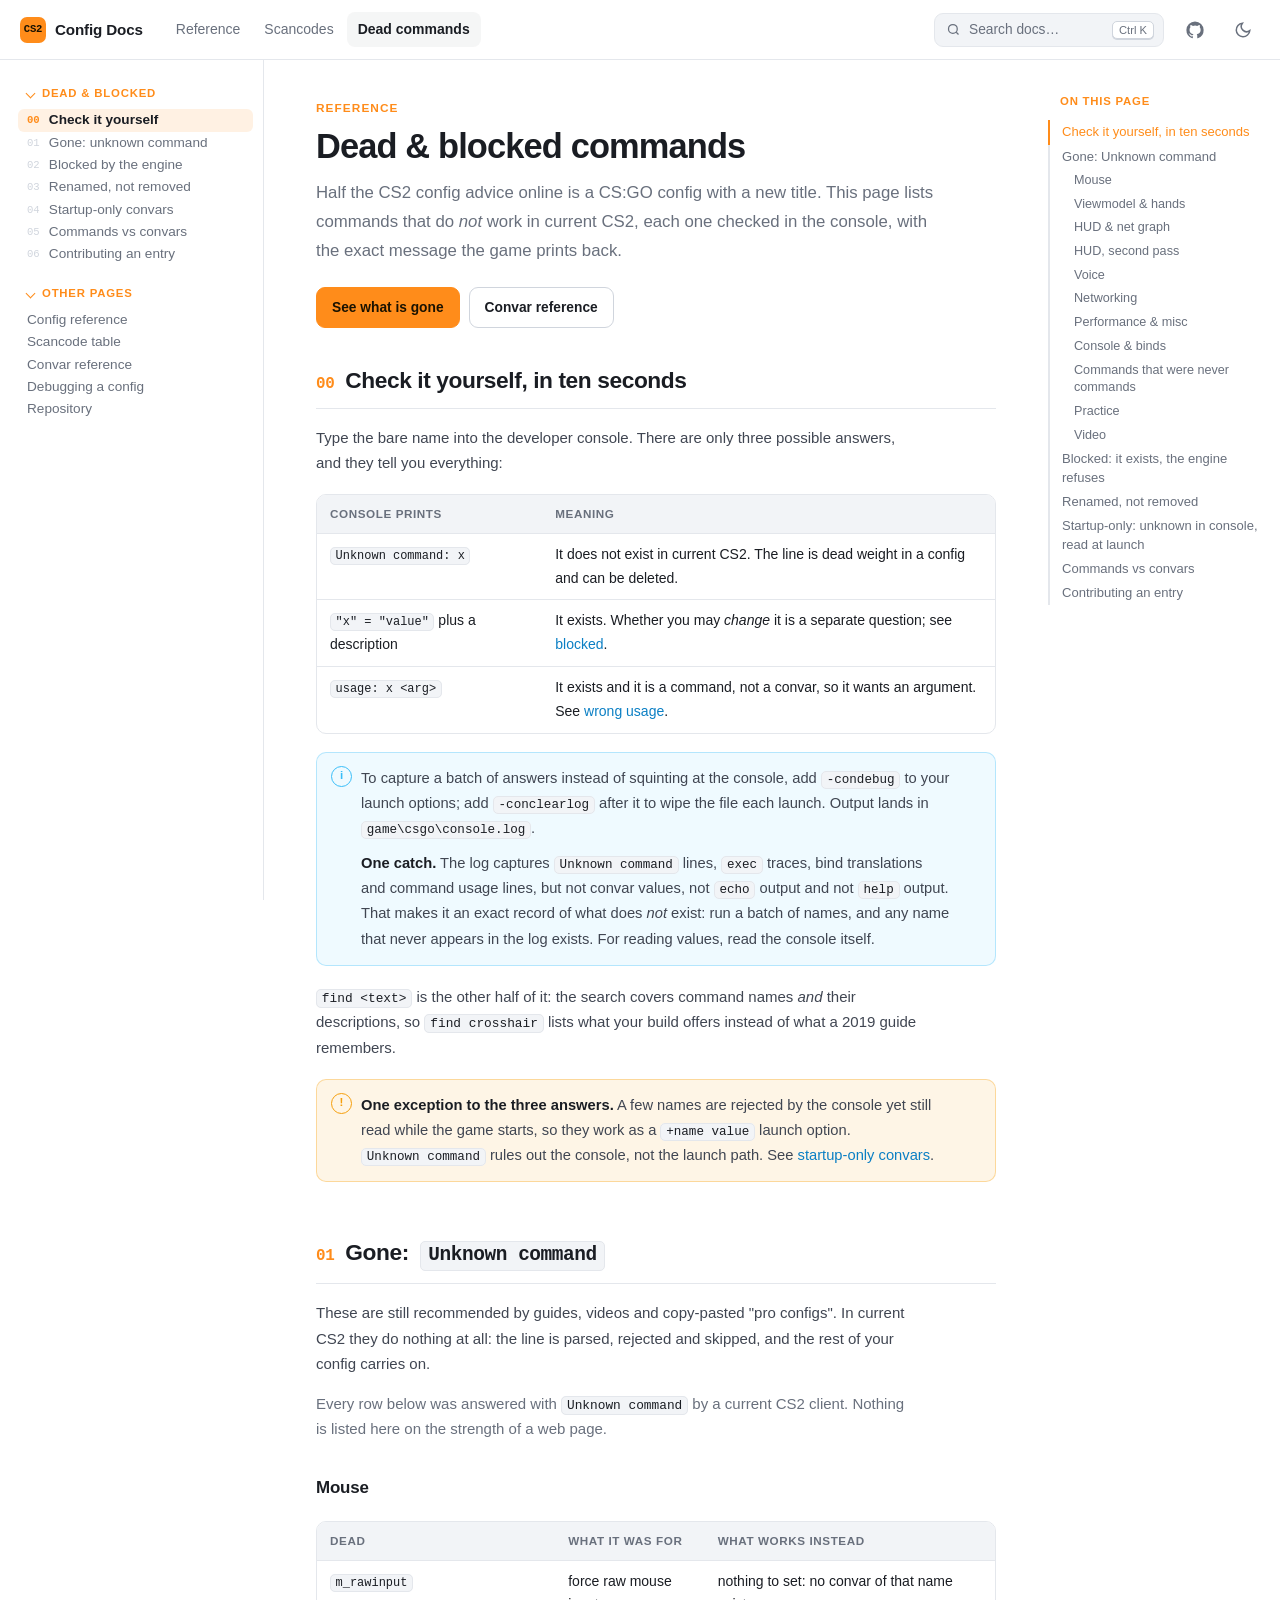
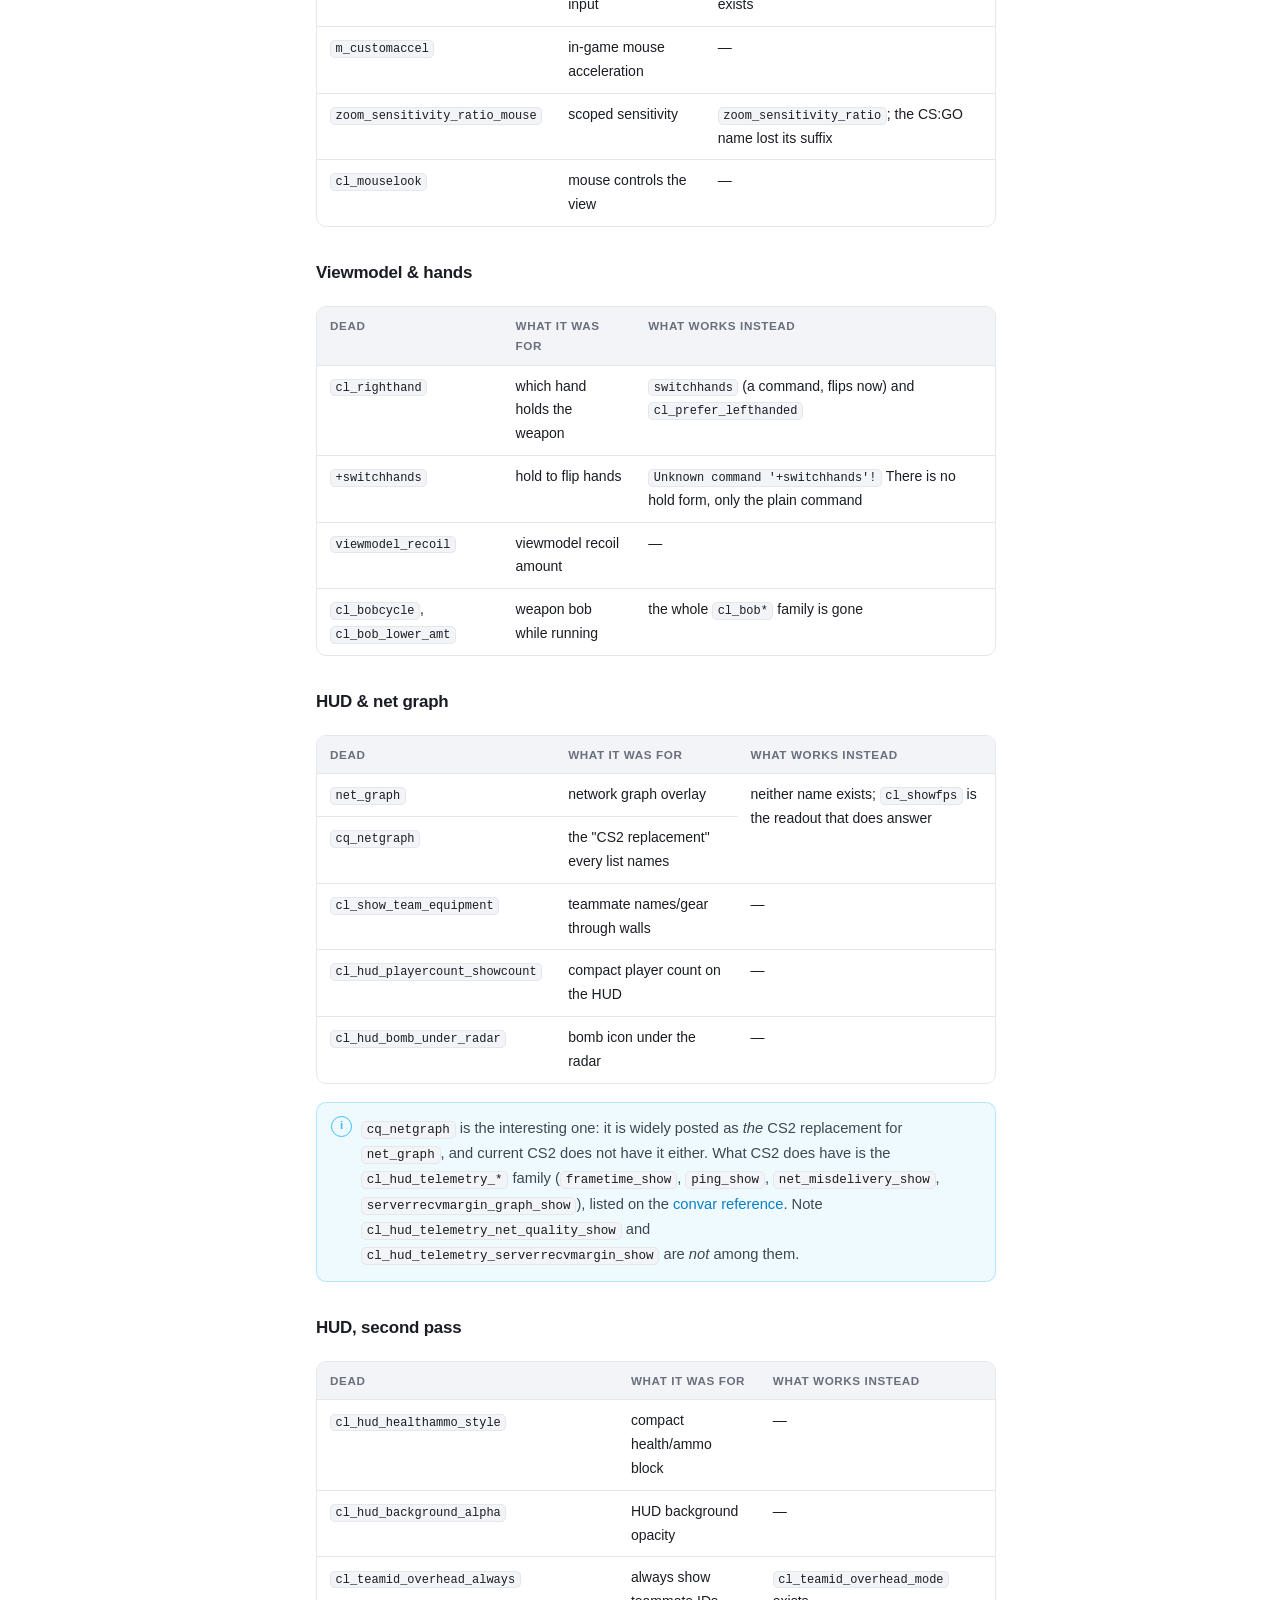
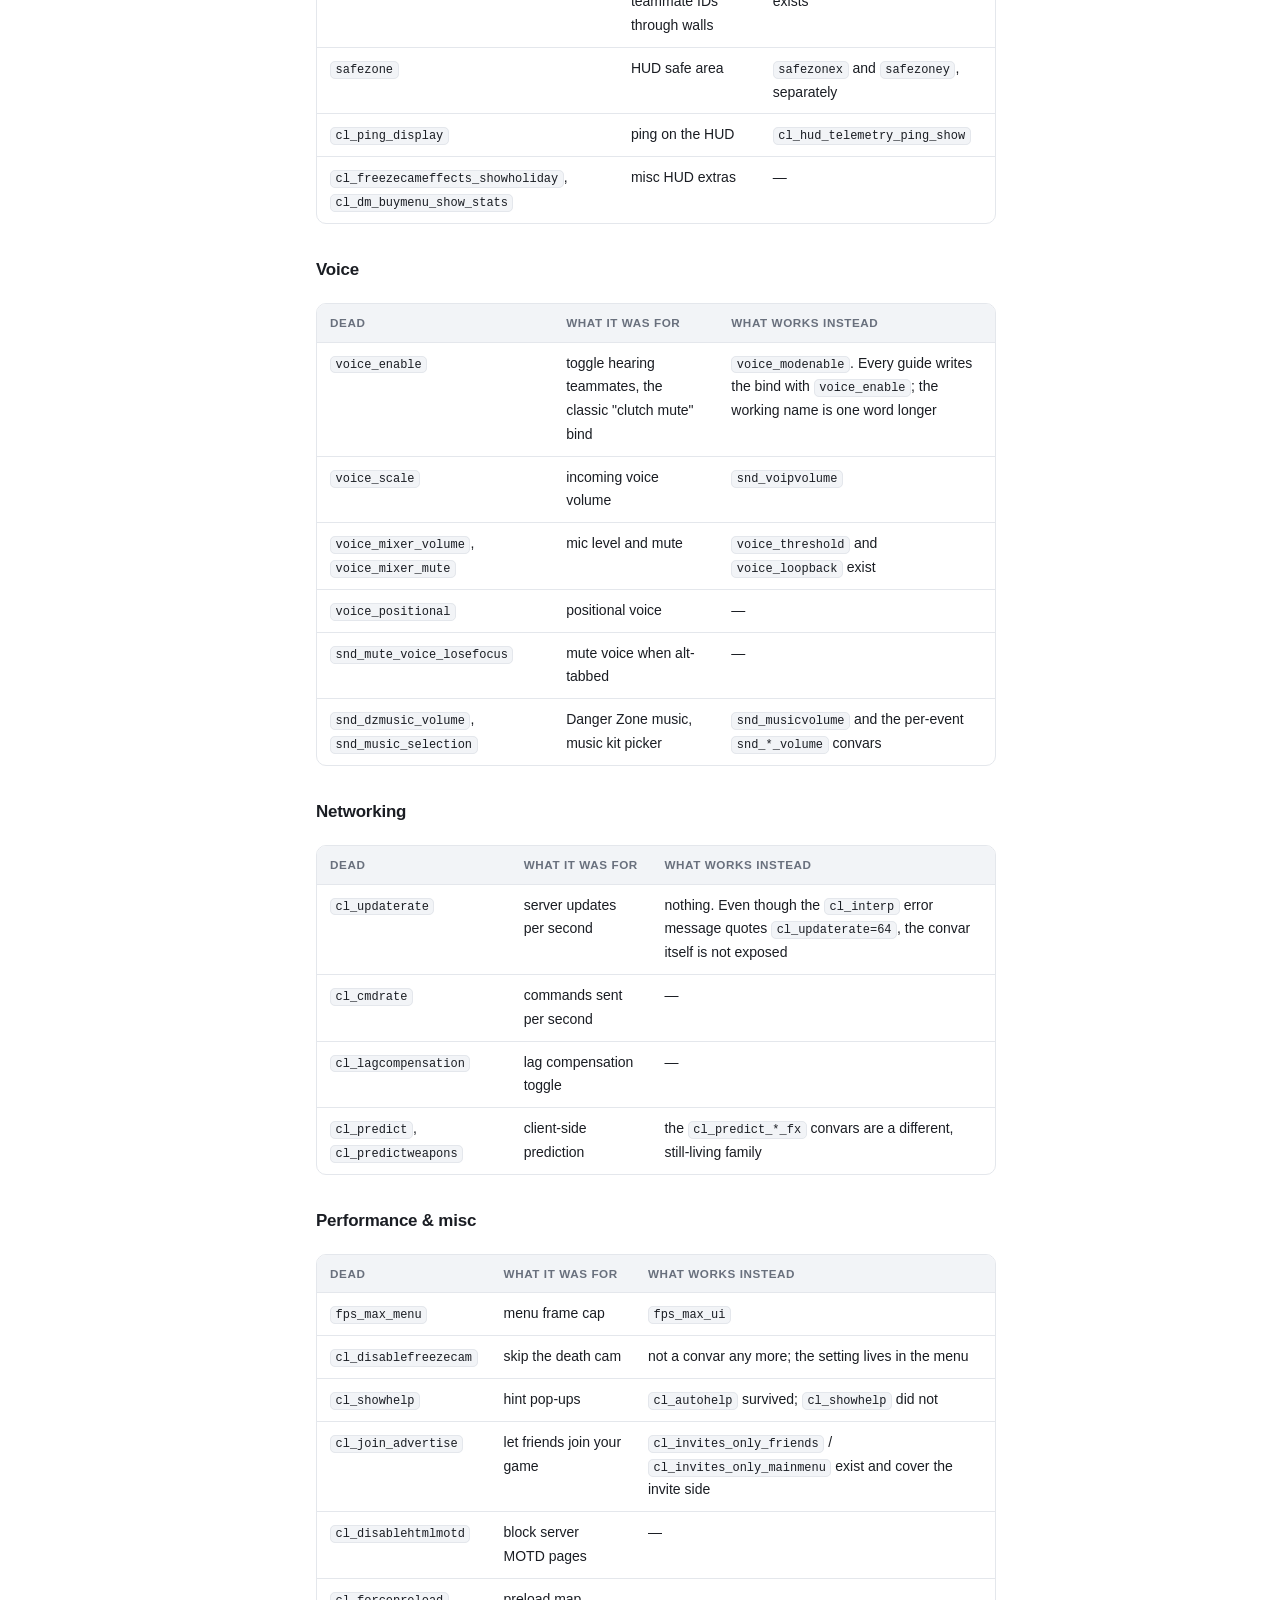
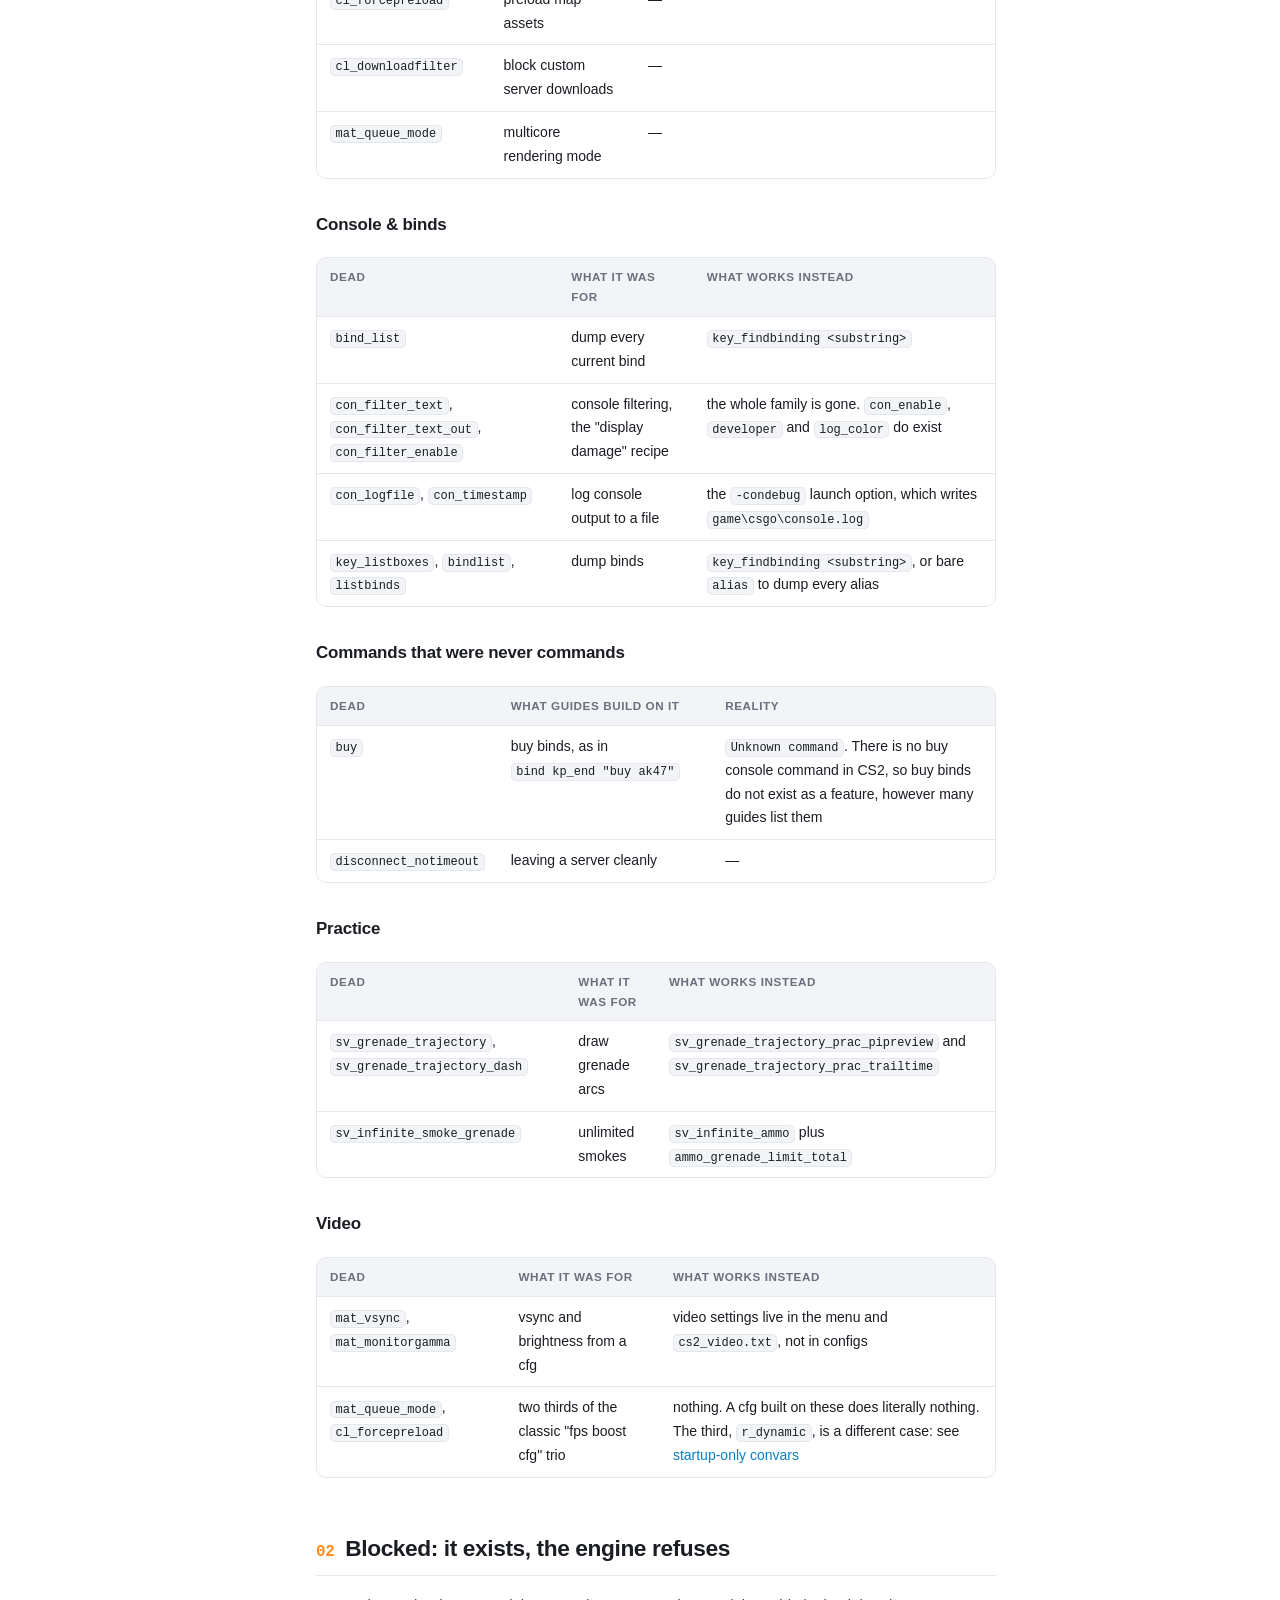
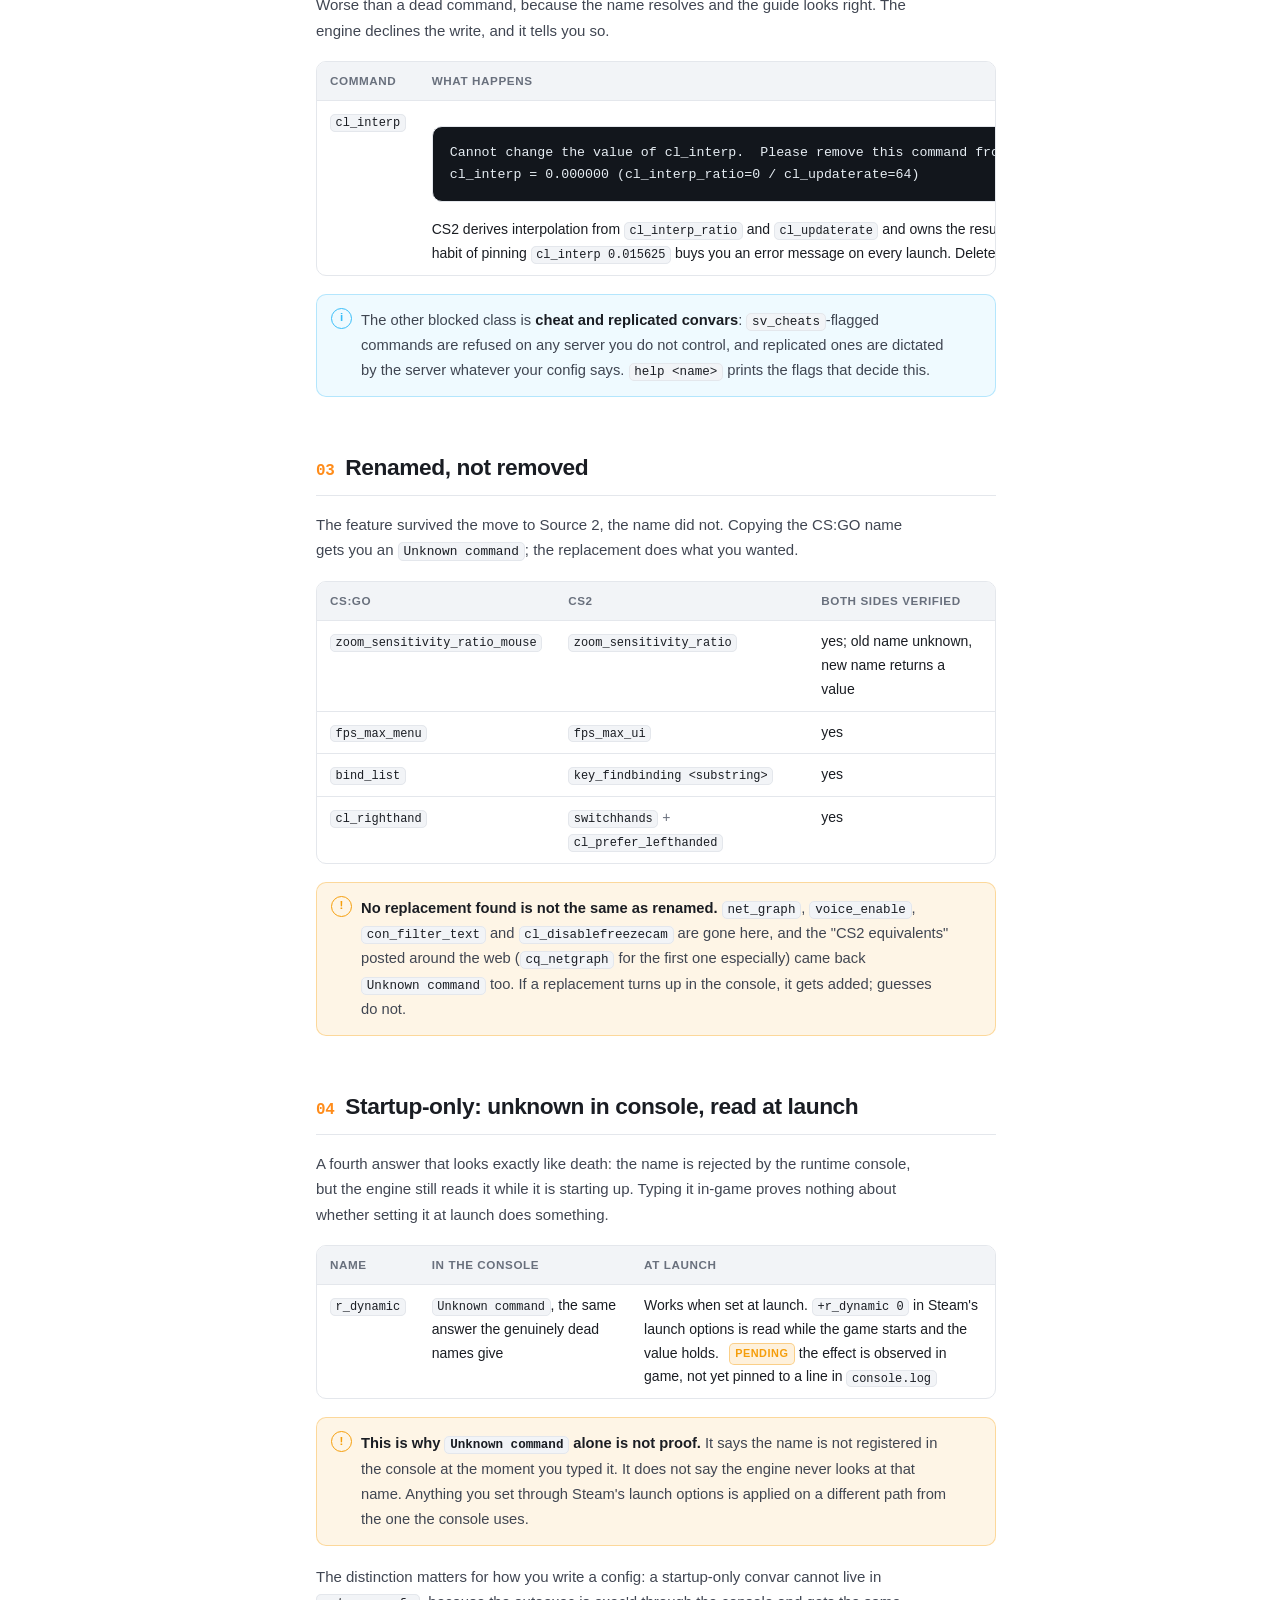
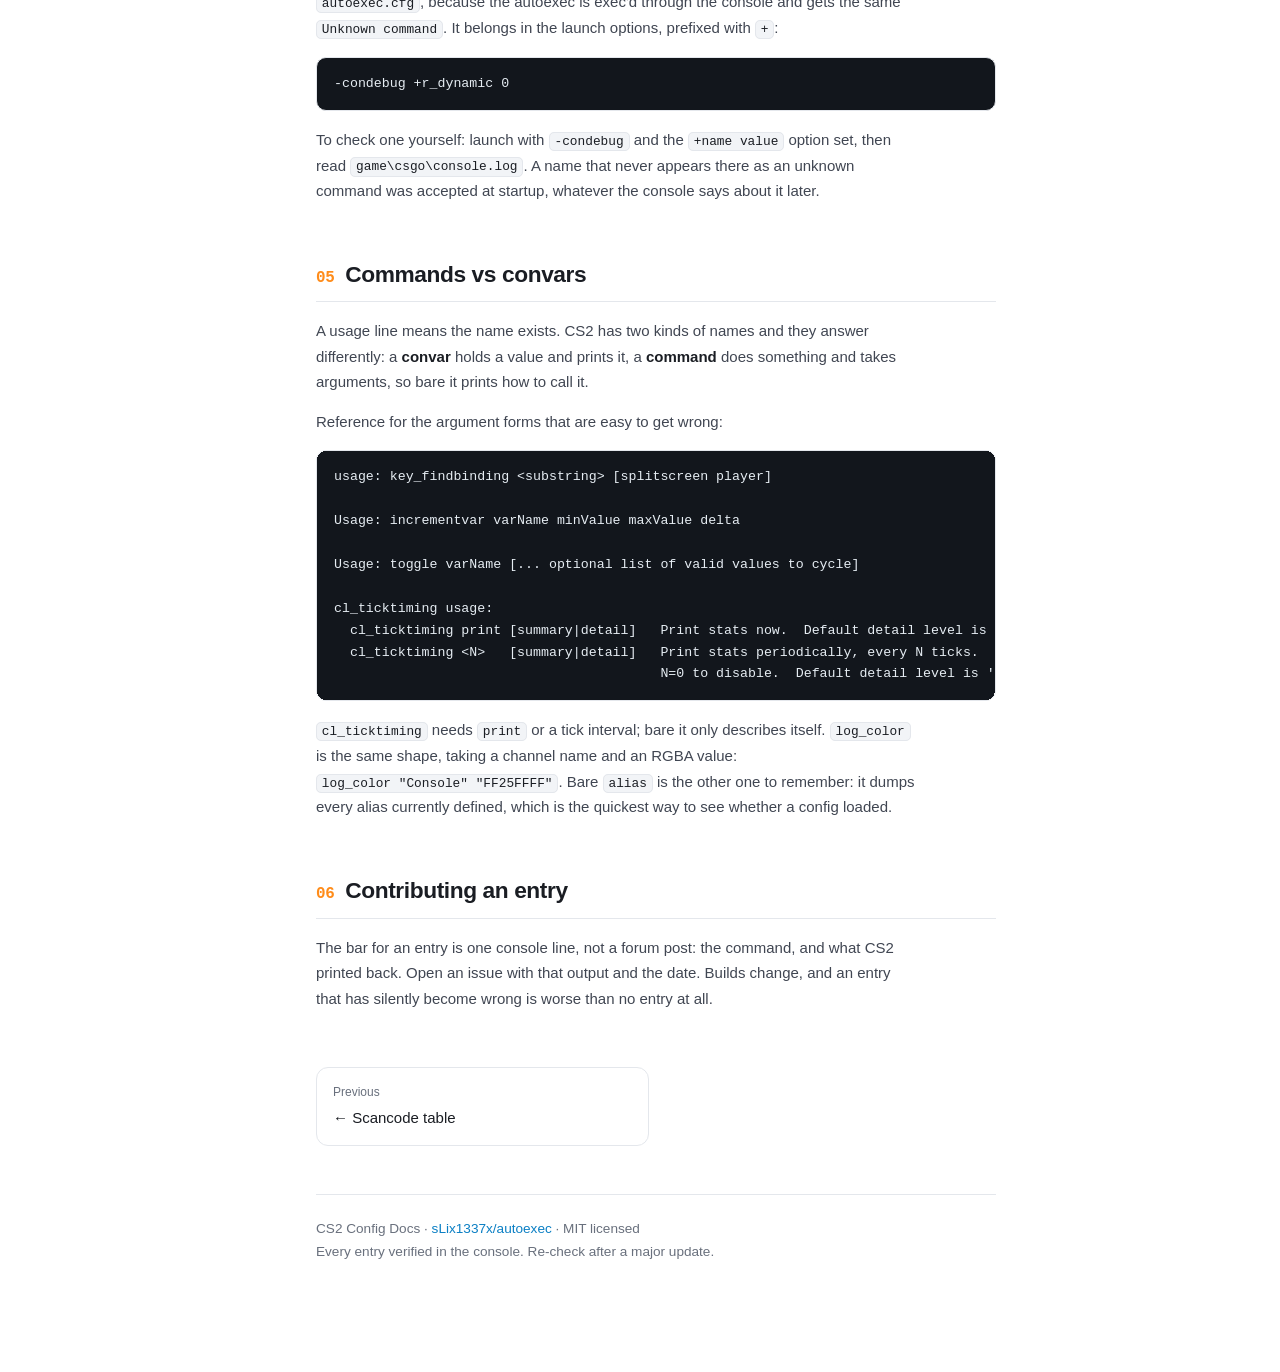
<file: docs/dead-commands.html>
<!doctype html>
<html lang="en">
<head>
<meta charset="utf-8">
<meta name="viewport" content="width=device-width, initial-scale=1">
<title>Dead &amp; blocked CS2 commands</title>
<meta name="description" content="Console commands that guides still recommend for Counter-Strike 2 but that no longer exist, never existed, or are refused by the engine. Each entry is verified against the in-game console.">
<link rel="stylesheet" href="style.css">
</head>
<body>

<a class="skip" href="#content">Skip to content</a>

<header class="topbar">
  <button class="icon-btn" id="menuBtn" aria-label="Open navigation"><svg viewBox="0 0 24 24" fill="none" stroke="currentColor" stroke-width="2"><path d="M3 6h18M3 12h18M3 18h18"/></svg></button>
  <a class="brand" href="index.html"><span class="brand-mark">CS2</span> Config Docs</a>
  <nav class="topnav">
    <a href="index.html">Reference</a>
    <a href="scancodes.html">Scancodes</a>
    <a href="dead-commands.html" aria-current="page">Dead commands</a>
  </nav>
  <span class="spacer"></span>
  <button class="searchbtn" id="searchBtn" aria-label="Search the docs">
    <svg viewBox="0 0 24 24" fill="none" stroke="currentColor" stroke-width="2" width="15" height="15"><circle cx="11" cy="11" r="7"/><path d="m20 20-3.6-3.6"/></svg>
    <span class="label">Search docs…</span><kbd>Ctrl K</kbd>
  </button>
  <a class="icon-btn" href="https://github.com/sLix1337x/autoexec" aria-label="Repository on GitHub"><svg viewBox="0 0 24 24" fill="currentColor"><path d="M12 .5A11.5 11.5 0 0 0 .5 12a11.5 11.5 0 0 0 7.86 10.92c.58.1.79-.25.79-.56v-2c-3.2.7-3.88-1.37-3.88-1.37-.53-1.34-1.29-1.7-1.29-1.7-1.06-.72.08-.7.08-.7 1.17.08 1.79 1.2 1.79 1.2 1.04 1.79 2.73 1.27 3.4.97.1-.76.4-1.27.74-1.56-2.56-.29-5.25-1.28-5.25-5.7 0-1.26.45-2.29 1.19-3.1-.12-.29-.52-1.46.11-3.05 0 0 .97-.31 3.18 1.18a11 11 0 0 1 5.8 0c2.2-1.49 3.17-1.18 3.17-1.18.63 1.59.23 2.76.12 3.05.74.81 1.18 1.84 1.18 3.1 0 4.43-2.69 5.4-5.26 5.69.41.36.78 1.06.78 2.14v3.17c0 .31.21.67.8.56A11.5 11.5 0 0 0 23.5 12 11.5 11.5 0 0 0 12 .5Z"/></svg></a>
  <button class="icon-btn" id="themeBtn" aria-label="Toggle light or dark theme"><svg viewBox="0 0 24 24" fill="none" stroke="currentColor" stroke-width="2"><path d="M21 12.8A9 9 0 1 1 11.2 3a7 7 0 0 0 9.8 9.8Z"/></svg></button>
</header>

<div class="layout">

<aside class="sidebar" id="sidebar">
  <details class="nav-group" open>
    <summary>Dead &amp; blocked</summary>
    <a href="#how"><span class="num">00</span>Check it yourself</a>
    <a href="#gone"><span class="num">01</span>Gone: unknown command</a>
    <a href="#blocked"><span class="num">02</span>Blocked by the engine</a>
    <a href="#renamed"><span class="num">03</span>Renamed, not removed</a>
    <a href="#startup"><span class="num">04</span>Startup-only convars</a>
    <a href="#usage"><span class="num">05</span>Commands vs convars</a>
    <a href="#contrib"><span class="num">06</span>Contributing an entry</a>
  </details>

  <details class="nav-group" open>
    <summary>Other pages</summary>
    <a href="index.html">Config reference</a>
    <a href="scancodes.html">Scancode table</a>
    <a href="index.html#ref-cvars">Convar reference</a>
    <a href="index.html#ref-debug">Debugging a config</a>
    <a href="https://github.com/sLix1337x/autoexec">Repository</a>
  </details>
</aside>

<main id="content">

<div class="page-head">
  <p class="eyebrow">Reference</p>
  <h1>Dead &amp; blocked commands</h1>
  <p class="lead">Half the CS2 config advice online is a CS:GO config with a new title. This page lists commands that do <em>not</em> work in current CS2, each one checked in the console, with the exact message the game prints back.</p>
  <div class="hero-links">
    <a class="btn primary" href="#gone">See what is gone</a>
    <a class="btn" href="index.html#ref-cvars">Convar reference</a>
  </div>
</div>

<section id="how">
  <h2><span class="n">00</span> Check it yourself, in ten seconds</h2>
  <p>Type the bare name into the developer console. There are only three possible answers, and they tell you everything:</p>
  <table>
    <thead><tr><th>Console prints</th><th>Meaning</th></tr></thead>
    <tbody>
      <tr><td><code>Unknown command: x</code></td><td>It does not exist in current CS2. The line is dead weight in a config and can be deleted.</td></tr>
      <tr><td><code>"x" = "value"</code> plus a description</td><td>It exists. Whether you may <em>change</em> it is a separate question; see <a href="#blocked">blocked</a>.</td></tr>
      <tr><td><code>usage: x &lt;arg&gt;</code></td><td>It exists and it is a command, not a convar, so it wants an argument. See <a href="#usage">wrong usage</a>.</td></tr>
    </tbody>
  </table>
  <div class="note">
    <p>To capture a batch of answers instead of squinting at the console, add <code>-condebug</code> to your launch options; add <code>-conclearlog</code> after it to wipe the file each launch. Output lands in <code>game\csgo\console.log</code>.</p>
    <p><strong>One catch.</strong> The log captures <code>Unknown command</code> lines, <code>exec</code> traces, bind translations and command usage lines, but not convar values, not <code>echo</code> output and not <code>help</code> output. That makes it an exact record of what does <em>not</em> exist: run a batch of names, and any name that never appears in the log exists. For reading values, read the console itself.</p>
  </div>
  <p><code>find &lt;text&gt;</code> is the other half of it: the search covers command names <em>and</em> their descriptions, so <code>find crosshair</code> lists what your build offers instead of what a 2019 guide remembers.</p>
  <div class="warn">
    <p><strong>One exception to the three answers.</strong> A few names are rejected by the console yet still read while the game starts, so they work as a <code>+name value</code> launch option. <code>Unknown command</code> rules out the console, not the launch path. See <a href="#startup">startup-only convars</a>.</p>
  </div>
</section>

<section id="gone">
  <h2><span class="n">01</span> Gone: <code>Unknown command</code></h2>
  <p>These are still recommended by guides, videos and copy-pasted "pro configs". In current CS2 they do nothing at all: the line is parsed, rejected and skipped, and the rest of your config carries on.</p>
  <p class="muted">Every row below was answered with <code>Unknown command</code> by a current CS2 client. Nothing is listed here on the strength of a web page.</p>

  <h3>Mouse</h3>
  <table class="cmdtable">
    <thead><tr><th>Dead</th><th>What it was for</th><th>What works instead</th></tr></thead>
    <tbody>
      <tr><td><code>m_rawinput</code></td><td>force raw mouse input</td><td>nothing to set: no convar of that name exists</td></tr>
      <tr><td><code>m_customaccel</code></td><td>in-game mouse acceleration</td><td>—</td></tr>
      <tr><td><code>zoom_sensitivity_ratio_mouse</code></td><td>scoped sensitivity</td><td><code>zoom_sensitivity_ratio</code>; the CS:GO name lost its suffix</td></tr>
      <tr><td><code>cl_mouselook</code></td><td>mouse controls the view</td><td>—</td></tr>
    </tbody>
  </table>

  <h3>Viewmodel &amp; hands</h3>
  <table class="cmdtable">
    <thead><tr><th>Dead</th><th>What it was for</th><th>What works instead</th></tr></thead>
    <tbody>
      <tr><td><code>cl_righthand</code></td><td>which hand holds the weapon</td><td><code>switchhands</code> (a command, flips now) and <code>cl_prefer_lefthanded</code></td></tr>
      <tr><td><code>+switchhands</code></td><td>hold to flip hands</td><td><code>Unknown command '+switchhands'!</code> There is no hold form, only the plain command</td></tr>
      <tr><td><code>viewmodel_recoil</code></td><td>viewmodel recoil amount</td><td>—</td></tr>
      <tr><td><code>cl_bobcycle</code>, <code>cl_bob_lower_amt</code></td><td>weapon bob while running</td><td>the whole <code>cl_bob*</code> family is gone</td></tr>
    </tbody>
  </table>

  <h3>HUD &amp; net graph</h3>
  <table class="cmdtable">
    <thead><tr><th>Dead</th><th>What it was for</th><th>What works instead</th></tr></thead>
    <tbody>
      <tr><td><code>net_graph</code></td><td>network graph overlay</td><td rowspan="2">neither name exists; <code>cl_showfps</code> is the readout that does answer</td></tr>
      <tr><td><code>cq_netgraph</code></td><td>the "CS2 replacement" every list names</td></tr>
      <tr><td><code>cl_show_team_equipment</code></td><td>teammate names/gear through walls</td><td>—</td></tr>
      <tr><td><code>cl_hud_playercount_showcount</code></td><td>compact player count on the HUD</td><td>—</td></tr>
      <tr><td><code>cl_hud_bomb_under_radar</code></td><td>bomb icon under the radar</td><td>—</td></tr>
    </tbody>
  </table>
  <div class="note"><p><code>cq_netgraph</code> is the interesting one: it is widely posted as <em>the</em> CS2 replacement for <code>net_graph</code>, and current CS2 does not have it either. What CS2 does have is the <code>cl_hud_telemetry_*</code> family (<code>frametime_show</code>, <code>ping_show</code>, <code>net_misdelivery_show</code>, <code>serverrecvmargin_graph_show</code>), listed on the <a href="index.html#ref-cvars">convar reference</a>. Note <code>cl_hud_telemetry_net_quality_show</code> and <code>cl_hud_telemetry_serverrecvmargin_show</code> are <em>not</em> among them.</p></div>

  <h3>HUD, second pass</h3>
  <table class="cmdtable">
    <thead><tr><th>Dead</th><th>What it was for</th><th>What works instead</th></tr></thead>
    <tbody>
      <tr><td><code>cl_hud_healthammo_style</code></td><td>compact health/ammo block</td><td>—</td></tr>
      <tr><td><code>cl_hud_background_alpha</code></td><td>HUD background opacity</td><td>—</td></tr>
      <tr><td><code>cl_teamid_overhead_always</code></td><td>always show teammate IDs through walls</td><td><code>cl_teamid_overhead_mode</code> exists</td></tr>
      <tr><td><code>safezone</code></td><td>HUD safe area</td><td><code>safezonex</code> and <code>safezoney</code>, separately</td></tr>
      <tr><td><code>cl_ping_display</code></td><td>ping on the HUD</td><td><code>cl_hud_telemetry_ping_show</code></td></tr>
      <tr><td><code>cl_freezecameffects_showholiday</code>, <code>cl_dm_buymenu_show_stats</code></td><td>misc HUD extras</td><td>—</td></tr>
    </tbody>
  </table>

  <h3>Voice</h3>
  <table class="cmdtable">
    <thead><tr><th>Dead</th><th>What it was for</th><th>What works instead</th></tr></thead>
    <tbody>
      <tr><td><code>voice_enable</code></td><td>toggle hearing teammates, the classic "clutch mute" bind</td><td><code>voice_modenable</code>. Every guide writes the bind with <code>voice_enable</code>; the working name is one word longer</td></tr>
      <tr><td><code>voice_scale</code></td><td>incoming voice volume</td><td><code>snd_voipvolume</code></td></tr>
      <tr><td><code>voice_mixer_volume</code>, <code>voice_mixer_mute</code></td><td>mic level and mute</td><td><code>voice_threshold</code> and <code>voice_loopback</code> exist</td></tr>
      <tr><td><code>voice_positional</code></td><td>positional voice</td><td>—</td></tr>
      <tr><td><code>snd_mute_voice_losefocus</code></td><td>mute voice when alt-tabbed</td><td>—</td></tr>
      <tr><td><code>snd_dzmusic_volume</code>, <code>snd_music_selection</code></td><td>Danger Zone music, music kit picker</td><td><code>snd_musicvolume</code> and the per-event <code>snd_*_volume</code> convars</td></tr>
    </tbody>
  </table>

  <h3>Networking</h3>
  <table class="cmdtable">
    <thead><tr><th>Dead</th><th>What it was for</th><th>What works instead</th></tr></thead>
    <tbody>
      <tr><td><code>cl_updaterate</code></td><td>server updates per second</td><td>nothing. Even though the <code>cl_interp</code> error message quotes <code>cl_updaterate=64</code>, the convar itself is not exposed</td></tr>
      <tr><td><code>cl_cmdrate</code></td><td>commands sent per second</td><td>—</td></tr>
      <tr><td><code>cl_lagcompensation</code></td><td>lag compensation toggle</td><td>—</td></tr>
      <tr><td><code>cl_predict</code>, <code>cl_predictweapons</code></td><td>client-side prediction</td><td>the <code>cl_predict_*_fx</code> convars are a different, still-living family</td></tr>
    </tbody>
  </table>

  <h3>Performance &amp; misc</h3>
  <table class="cmdtable">
    <thead><tr><th>Dead</th><th>What it was for</th><th>What works instead</th></tr></thead>
    <tbody>
      <tr><td><code>fps_max_menu</code></td><td>menu frame cap</td><td><code>fps_max_ui</code></td></tr>
      <tr><td><code>cl_disablefreezecam</code></td><td>skip the death cam</td><td>not a convar any more; the setting lives in the menu</td></tr>
      <tr><td><code>cl_showhelp</code></td><td>hint pop-ups</td><td><code>cl_autohelp</code> survived; <code>cl_showhelp</code> did not</td></tr>
      <tr><td><code>cl_join_advertise</code></td><td>let friends join your game</td><td><code>cl_invites_only_friends</code> / <code>cl_invites_only_mainmenu</code> exist and cover the invite side</td></tr>
      <tr><td><code>cl_disablehtmlmotd</code></td><td>block server MOTD pages</td><td>—</td></tr>
      <tr><td><code>cl_forcepreload</code></td><td>preload map assets</td><td>—</td></tr>
      <tr><td><code>cl_downloadfilter</code></td><td>block custom server downloads</td><td>—</td></tr>
      <tr><td><code>mat_queue_mode</code></td><td>multicore rendering mode</td><td>—</td></tr>
    </tbody>
  </table>

  <h3>Console &amp; binds</h3>
  <table class="cmdtable">
    <thead><tr><th>Dead</th><th>What it was for</th><th>What works instead</th></tr></thead>
    <tbody>
      <tr><td><code>bind_list</code></td><td>dump every current bind</td><td><code>key_findbinding &lt;substring&gt;</code></td></tr>
      <tr><td><code>con_filter_text</code>, <code>con_filter_text_out</code>, <code>con_filter_enable</code></td><td>console filtering, the "display damage" recipe</td><td>the whole family is gone. <code>con_enable</code>, <code>developer</code> and <code>log_color</code> do exist</td></tr>
      <tr><td><code>con_logfile</code>, <code>con_timestamp</code></td><td>log console output to a file</td><td>the <code>-condebug</code> launch option, which writes <code>game\csgo\console.log</code></td></tr>
      <tr><td><code>key_listboxes</code>, <code>bindlist</code>, <code>listbinds</code></td><td>dump binds</td><td><code>key_findbinding &lt;substring&gt;</code>, or bare <code>alias</code> to dump every alias</td></tr>
    </tbody>
  </table>

  <h3>Commands that were never commands</h3>
  <table class="cmdtable">
    <thead><tr><th>Dead</th><th>What guides build on it</th><th>Reality</th></tr></thead>
    <tbody>
      <tr><td><code>buy</code></td><td>buy binds, as in <code>bind kp_end "buy ak47"</code></td><td><code>Unknown command</code>. There is no buy console command in CS2, so buy binds do not exist as a feature, however many guides list them</td></tr>
      <tr><td><code>disconnect_notimeout</code></td><td>leaving a server cleanly</td><td>—</td></tr>
    </tbody>
  </table>

  <h3>Practice</h3>
  <table class="cmdtable">
    <thead><tr><th>Dead</th><th>What it was for</th><th>What works instead</th></tr></thead>
    <tbody>
      <tr><td><code>sv_grenade_trajectory</code>, <code>sv_grenade_trajectory_dash</code></td><td>draw grenade arcs</td><td><code>sv_grenade_trajectory_prac_pipreview</code> and <code>sv_grenade_trajectory_prac_trailtime</code></td></tr>
      <tr><td><code>sv_infinite_smoke_grenade</code></td><td>unlimited smokes</td><td><code>sv_infinite_ammo</code> plus <code>ammo_grenade_limit_total</code></td></tr>
    </tbody>
  </table>

  <h3>Video</h3>
  <table class="cmdtable">
    <thead><tr><th>Dead</th><th>What it was for</th><th>What works instead</th></tr></thead>
    <tbody>
      <tr><td><code>mat_vsync</code>, <code>mat_monitorgamma</code></td><td>vsync and brightness from a cfg</td><td>video settings live in the menu and <code>cs2_video.txt</code>, not in configs</td></tr>
      <tr><td><code>mat_queue_mode</code>, <code>cl_forcepreload</code></td><td>two thirds of the classic "fps boost cfg" trio</td><td>nothing. A cfg built on these does literally nothing. The third, <code>r_dynamic</code>, is a different case: see <a href="#startup">startup-only convars</a></td></tr>
    </tbody>
  </table>
</section>

<section id="blocked">
  <h2><span class="n">02</span> Blocked: it exists, the engine refuses</h2>
  <p>Worse than a dead command, because the name resolves and the guide looks right. The engine declines the write, and it tells you so.</p>
  <table class="cmdtable">
    <thead><tr><th>Command</th><th>What happens</th></tr></thead>
    <tbody>
      <tr>
        <td><code>cl_interp</code></td>
        <td>
          <pre><code>Cannot change the value of cl_interp.  Please remove this command from your script
cl_interp = 0.000000 (cl_interp_ratio=0 / cl_updaterate=64)</code></pre>
          CS2 derives interpolation from <code>cl_interp_ratio</code> and <code>cl_updaterate</code> and owns the result. The old CS:GO habit of pinning <code>cl_interp 0.015625</code> buys you an error message on every launch. Delete it.
        </td>
      </tr>
    </tbody>
  </table>
  <div class="note">
    <p>The other blocked class is <strong>cheat and replicated convars</strong>: <code>sv_cheats</code>-flagged commands are refused on any server you do not control, and replicated ones are dictated by the server whatever your config says. <code>help &lt;name&gt;</code> prints the flags that decide this.</p>
  </div>
</section>

<section id="renamed">
  <h2><span class="n">03</span> Renamed, not removed</h2>
  <p>The feature survived the move to Source 2, the name did not. Copying the CS:GO name gets you an <code>Unknown command</code>; the replacement does what you wanted.</p>
  <table class="cmdtable">
    <thead><tr><th>CS:GO</th><th>CS2</th><th>Both sides verified</th></tr></thead>
    <tbody>
      <tr><td><code>zoom_sensitivity_ratio_mouse</code></td><td><code>zoom_sensitivity_ratio</code></td><td>yes; old name unknown, new name returns a value</td></tr>
      <tr><td><code>fps_max_menu</code></td><td><code>fps_max_ui</code></td><td>yes</td></tr>
      <tr><td><code>bind_list</code></td><td><code>key_findbinding &lt;substring&gt;</code></td><td>yes</td></tr>
      <tr><td><code>cl_righthand</code></td><td><code>switchhands</code> <span class="muted">+</span> <code>cl_prefer_lefthanded</code></td><td>yes</td></tr>
    </tbody>
  </table>
  <div class="warn">
    <p><strong>No replacement found is not the same as renamed.</strong> <code>net_graph</code>, <code>voice_enable</code>, <code>con_filter_text</code> and <code>cl_disablefreezecam</code> are gone here, and the "CS2 equivalents" posted around the web (<code>cq_netgraph</code> for the first one especially) came back <code>Unknown command</code> too. If a replacement turns up in the console, it gets added; guesses do not.</p>
  </div>
</section>

<section id="startup">
  <h2><span class="n">04</span> Startup-only: unknown in console, read at launch</h2>
  <p>A fourth answer that looks exactly like death: the name is rejected by the runtime console, but the engine still reads it while it is starting up. Typing it in-game proves nothing about whether setting it at launch does something.</p>
  <table class="cmdtable">
    <thead><tr><th>Name</th><th>In the console</th><th>At launch</th></tr></thead>
    <tbody>
      <tr>
        <td><code>r_dynamic</code></td>
        <td><code>Unknown command</code>, the same answer the genuinely dead names give</td>
        <td>Works when set at launch. <code>+r_dynamic 0</code> in Steam's launch options is read while the game starts and the value holds. <span class="pend">pending</span> the effect is observed in game, not yet pinned to a line in <code>console.log</code></td>
      </tr>
    </tbody>
  </table>
  <div class="warn">
    <p><strong>This is why <code>Unknown command</code> alone is not proof.</strong> It says the name is not registered in the console at the moment you typed it. It does not say the engine never looks at that name. Anything you set through Steam's launch options is applied on a different path from the one the console uses.</p>
  </div>
  <p>The distinction matters for how you write a config: a startup-only convar cannot live in <code>autoexec.cfg</code>, because the autoexec is exec'd through the console and gets the same <code>Unknown command</code>. It belongs in the launch options, prefixed with <code>+</code>:</p>
  <pre><code>-condebug +r_dynamic 0</code></pre>
  <p>To check one yourself: launch with <code>-condebug</code> and the <code>+name value</code> option set, then read <code>game\csgo\console.log</code>. A name that never appears there as an unknown command was accepted at startup, whatever the console says about it later.</p>
</section>

<section id="usage">
  <h2><span class="n">05</span> Commands vs convars</h2>
  <p>A usage line means the name exists. CS2 has two kinds of names and they answer differently: a <strong>convar</strong> holds a value and prints it, a <strong>command</strong> does something and takes arguments, so bare it prints how to call it.</p>
  <p>Reference for the argument forms that are easy to get wrong:</p>
  <pre><code>usage: key_findbinding &lt;substring&gt; [splitscreen player]

Usage: incrementvar varName minValue maxValue delta

Usage: toggle varName [... optional list of valid values to cycle]

cl_ticktiming usage:
  cl_ticktiming print [summary|detail]   Print stats now.  Default detail level is 'detail'
  cl_ticktiming &lt;N&gt;   [summary|detail]   Print stats periodically, every N ticks.
                                         N=0 to disable.  Default detail level is 'summary'</code></pre>
  <p><code>cl_ticktiming</code> needs <code>print</code> or a tick interval; bare it only describes itself. <code>log_color</code> is the same shape, taking a channel name and an RGBA value: <code>log_color "Console" "FF25FFFF"</code>. Bare <code>alias</code> is the other one to remember: it dumps every alias currently defined, which is the quickest way to see whether a config loaded.</p>
</section>

<section id="contrib">
  <h2><span class="n">06</span> Contributing an entry</h2>
  <p>The bar for an entry is one console line, not a forum post: the command, and what CS2 printed back. Open an issue with that output and the date. Builds change, and an entry that has silently become wrong is worse than no entry at all.</p>

</section>

<nav class="pagenav">
  <a href="scancodes.html"><span class="dir">Previous</span>← Scancode table</a>
</nav>

<footer>
  CS2 Config Docs · <a href="https://github.com/sLix1337x/autoexec">sLix1337x/autoexec</a> · MIT licensed<br>
  <span class="muted">Every entry verified in the console. Re-check after a major update.</span>
</footer>

</main>

<aside class="toc">
  <p class="toc-title">On this page</p>
  <nav></nav>
</aside>

</div>

<div class="scrim" id="scrim" hidden></div>
<div class="searchmodal" id="searchModal" hidden>
  <div class="searchbox">
    <input type="search" placeholder="Search headings, convars, commands…" aria-label="Search the docs" autocomplete="off" spellcheck="false">
    <div class="results"></div>
    <div class="search-foot">
      <span><kbd class="key">↑</kbd><kbd class="key">↓</kbd> navigate</span>
      <span><kbd class="key">↵</kbd> open</span>
      <span><kbd class="key">esc</kbd> close</span>
    </div>
  </div>
</div>

<script src="docs.js" defer></script>

</body>
</html>
</file>
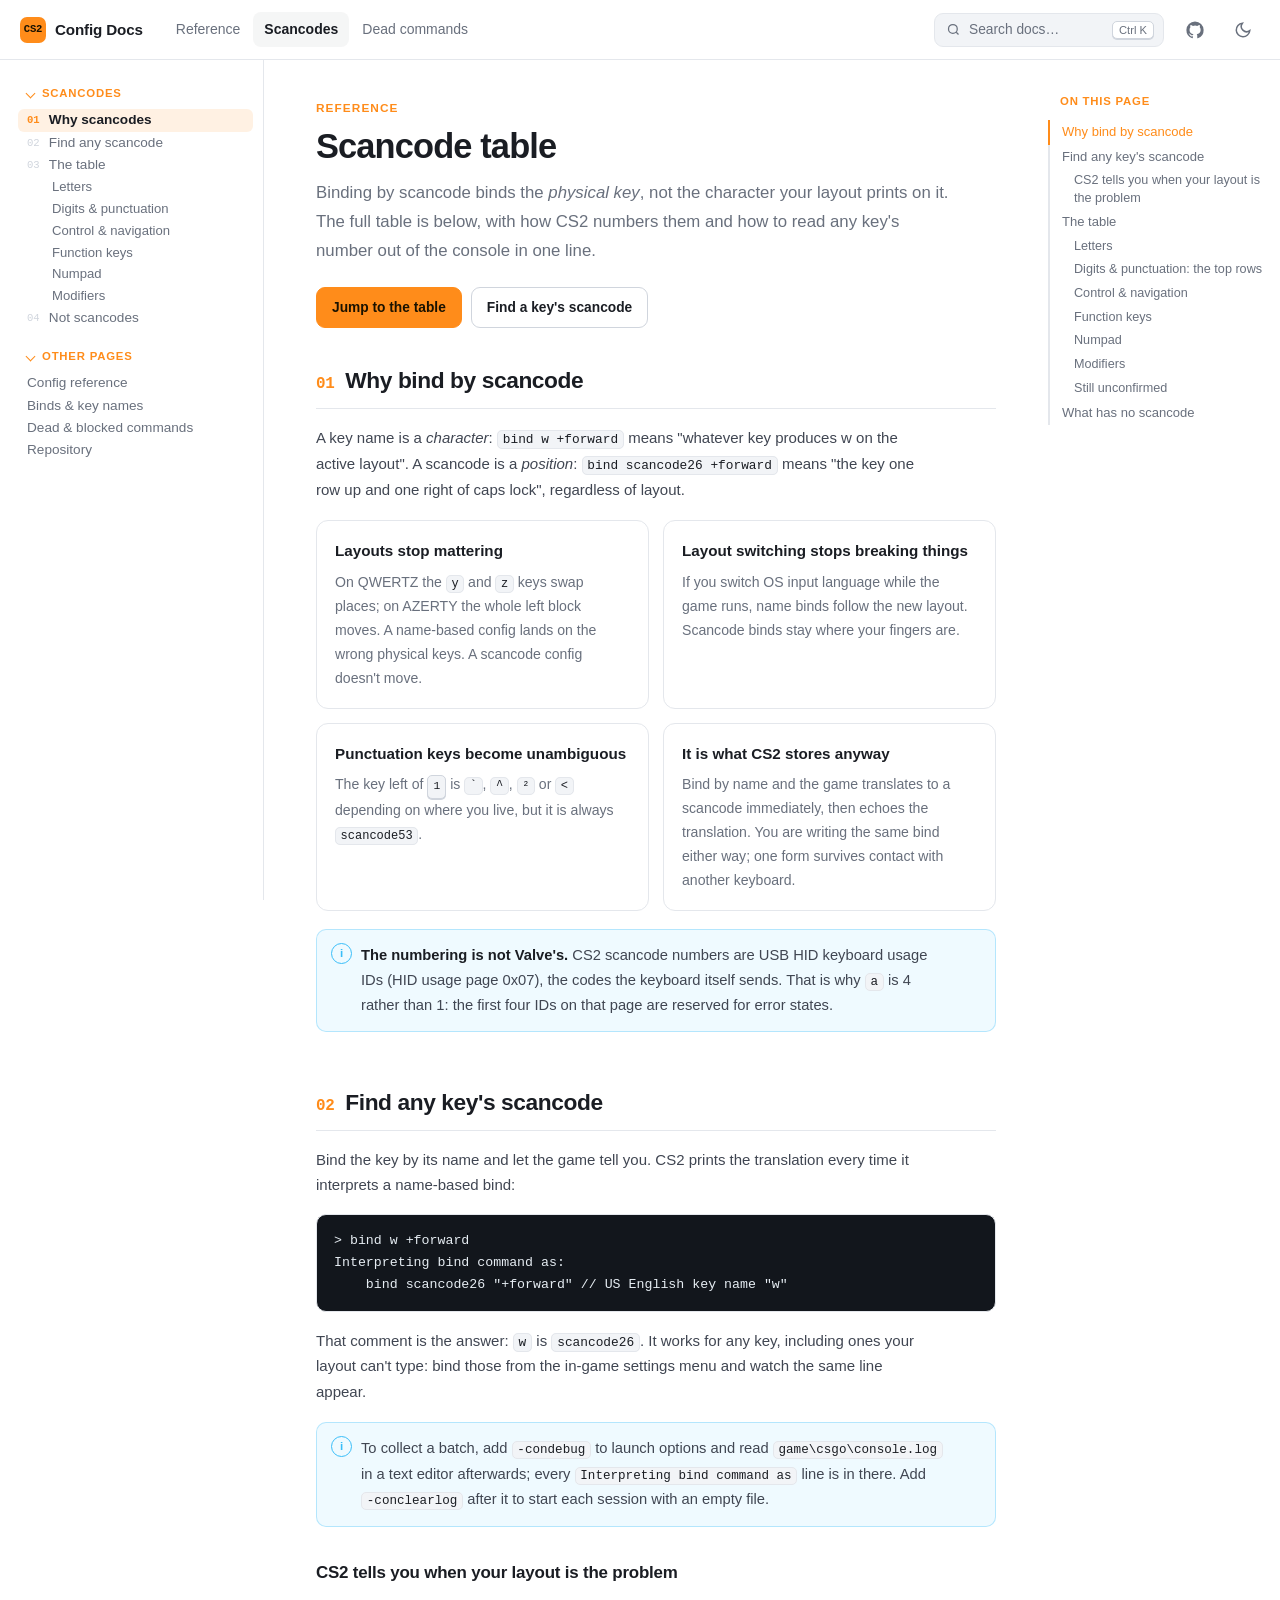
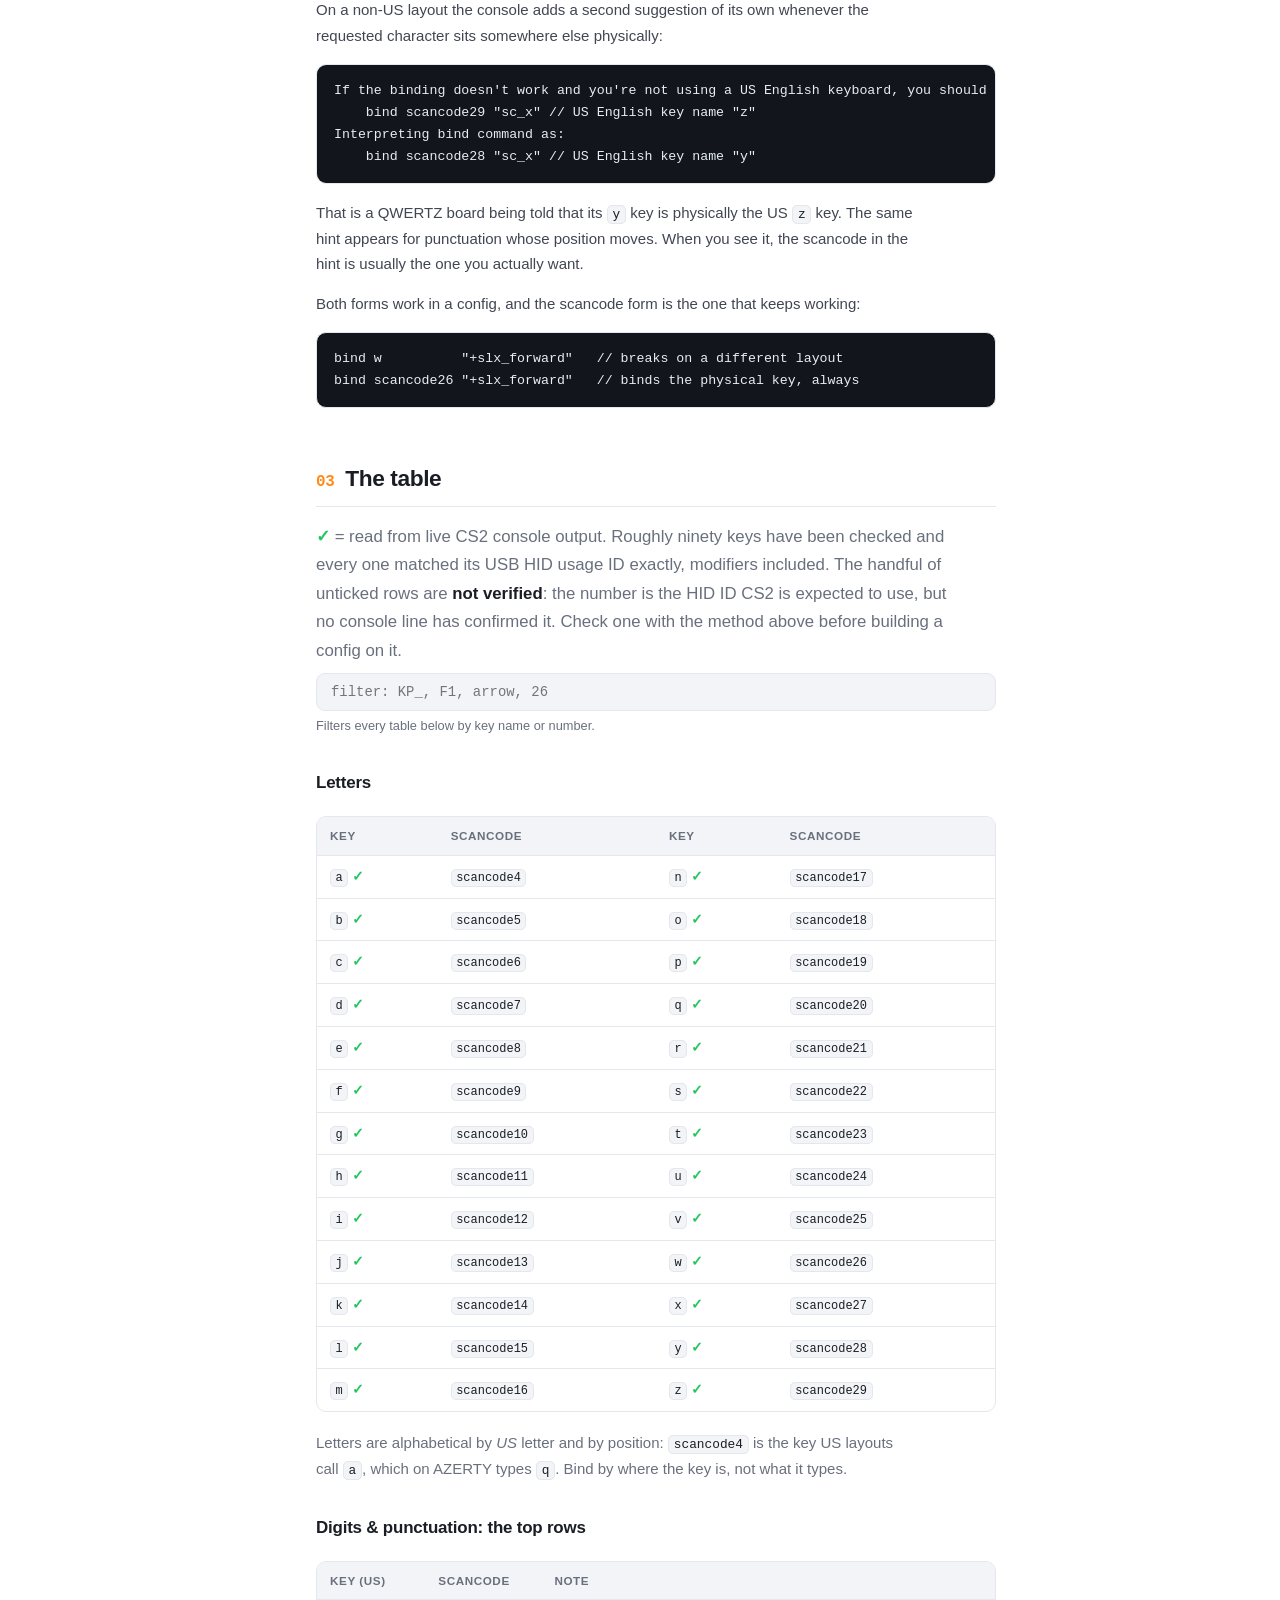
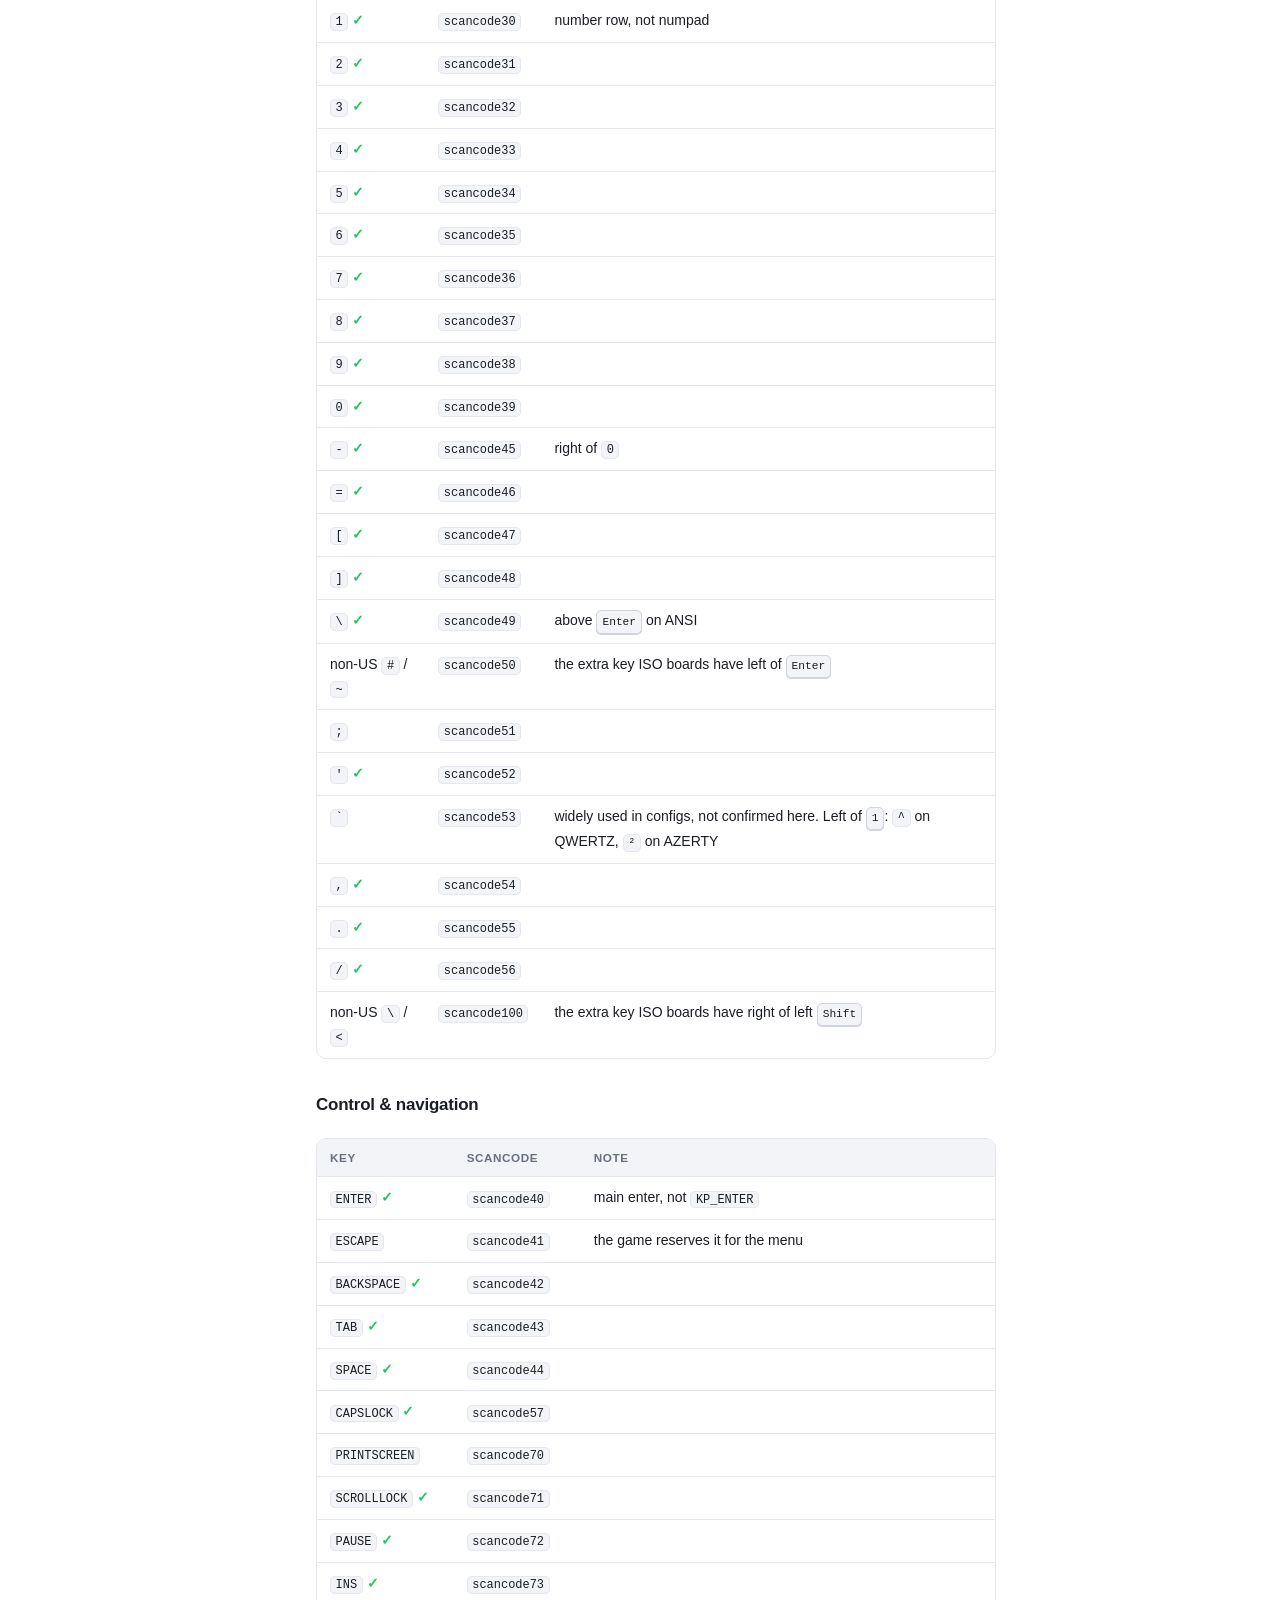
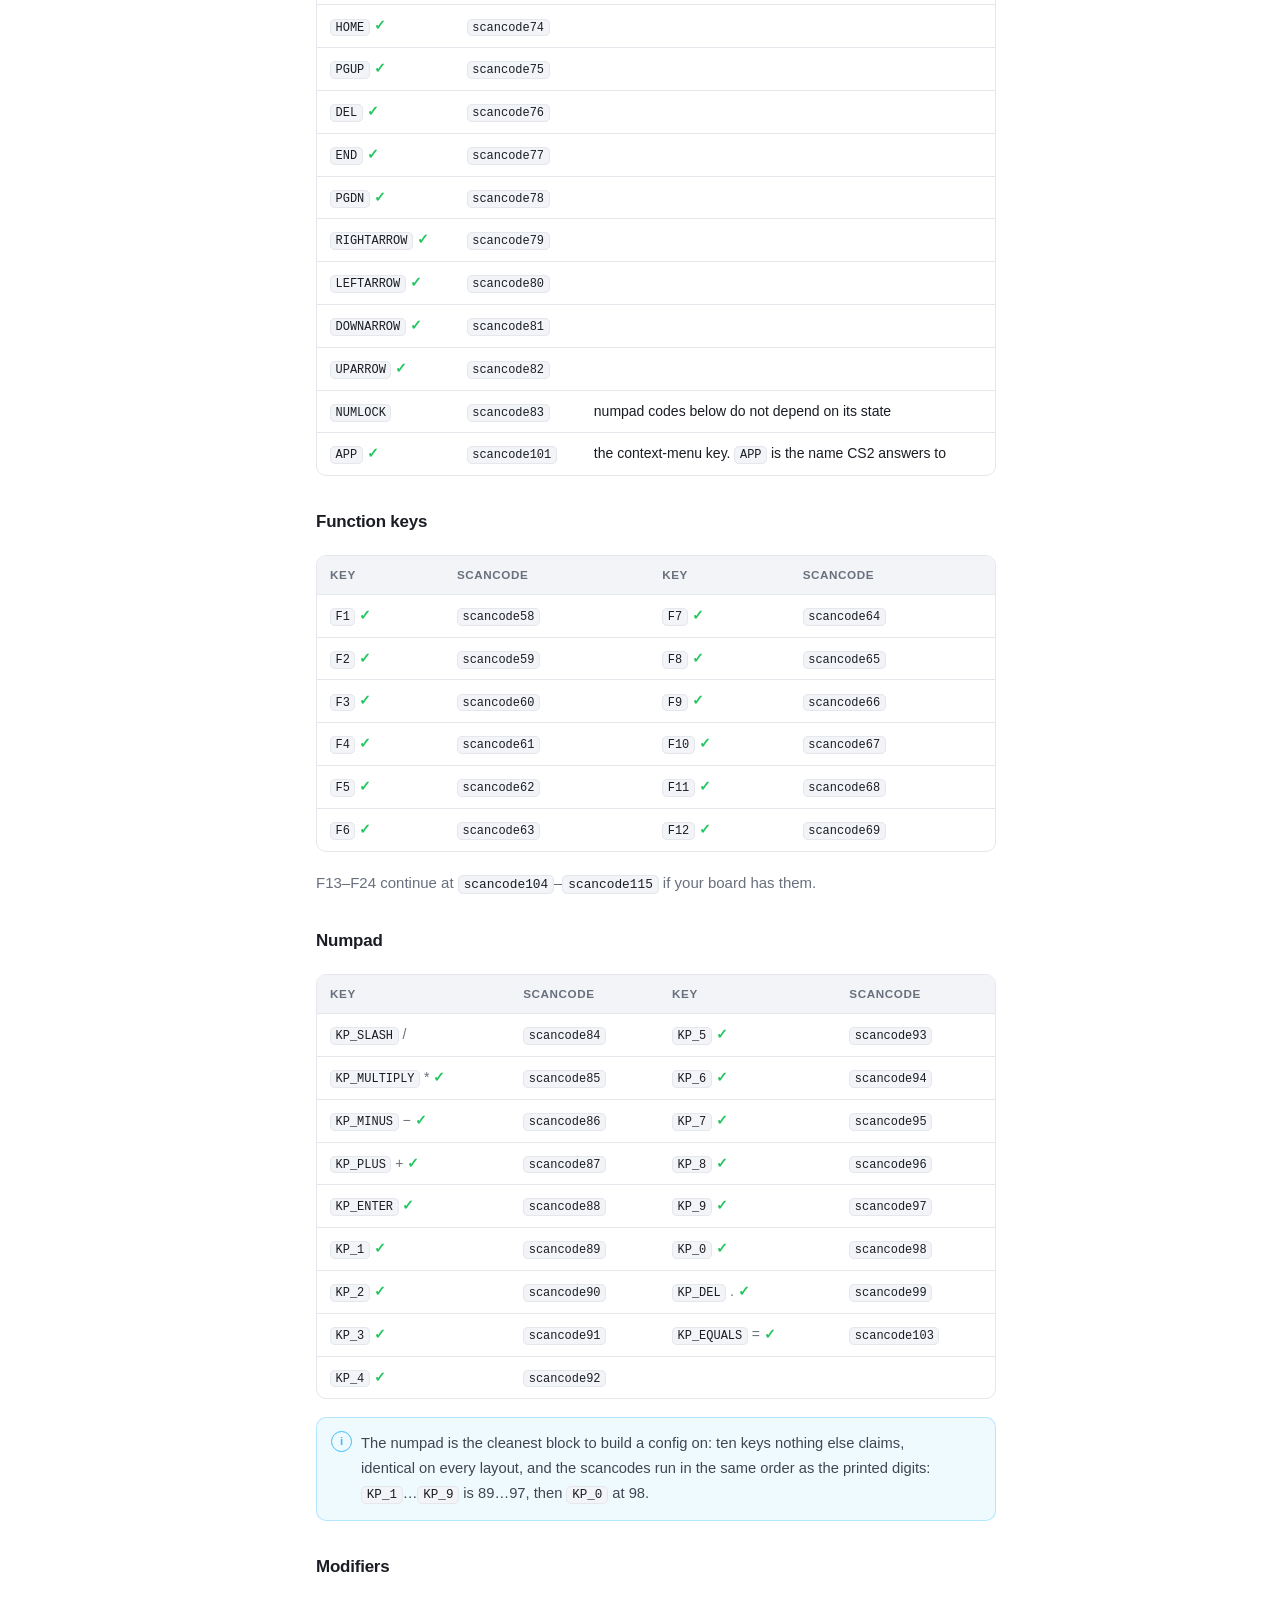
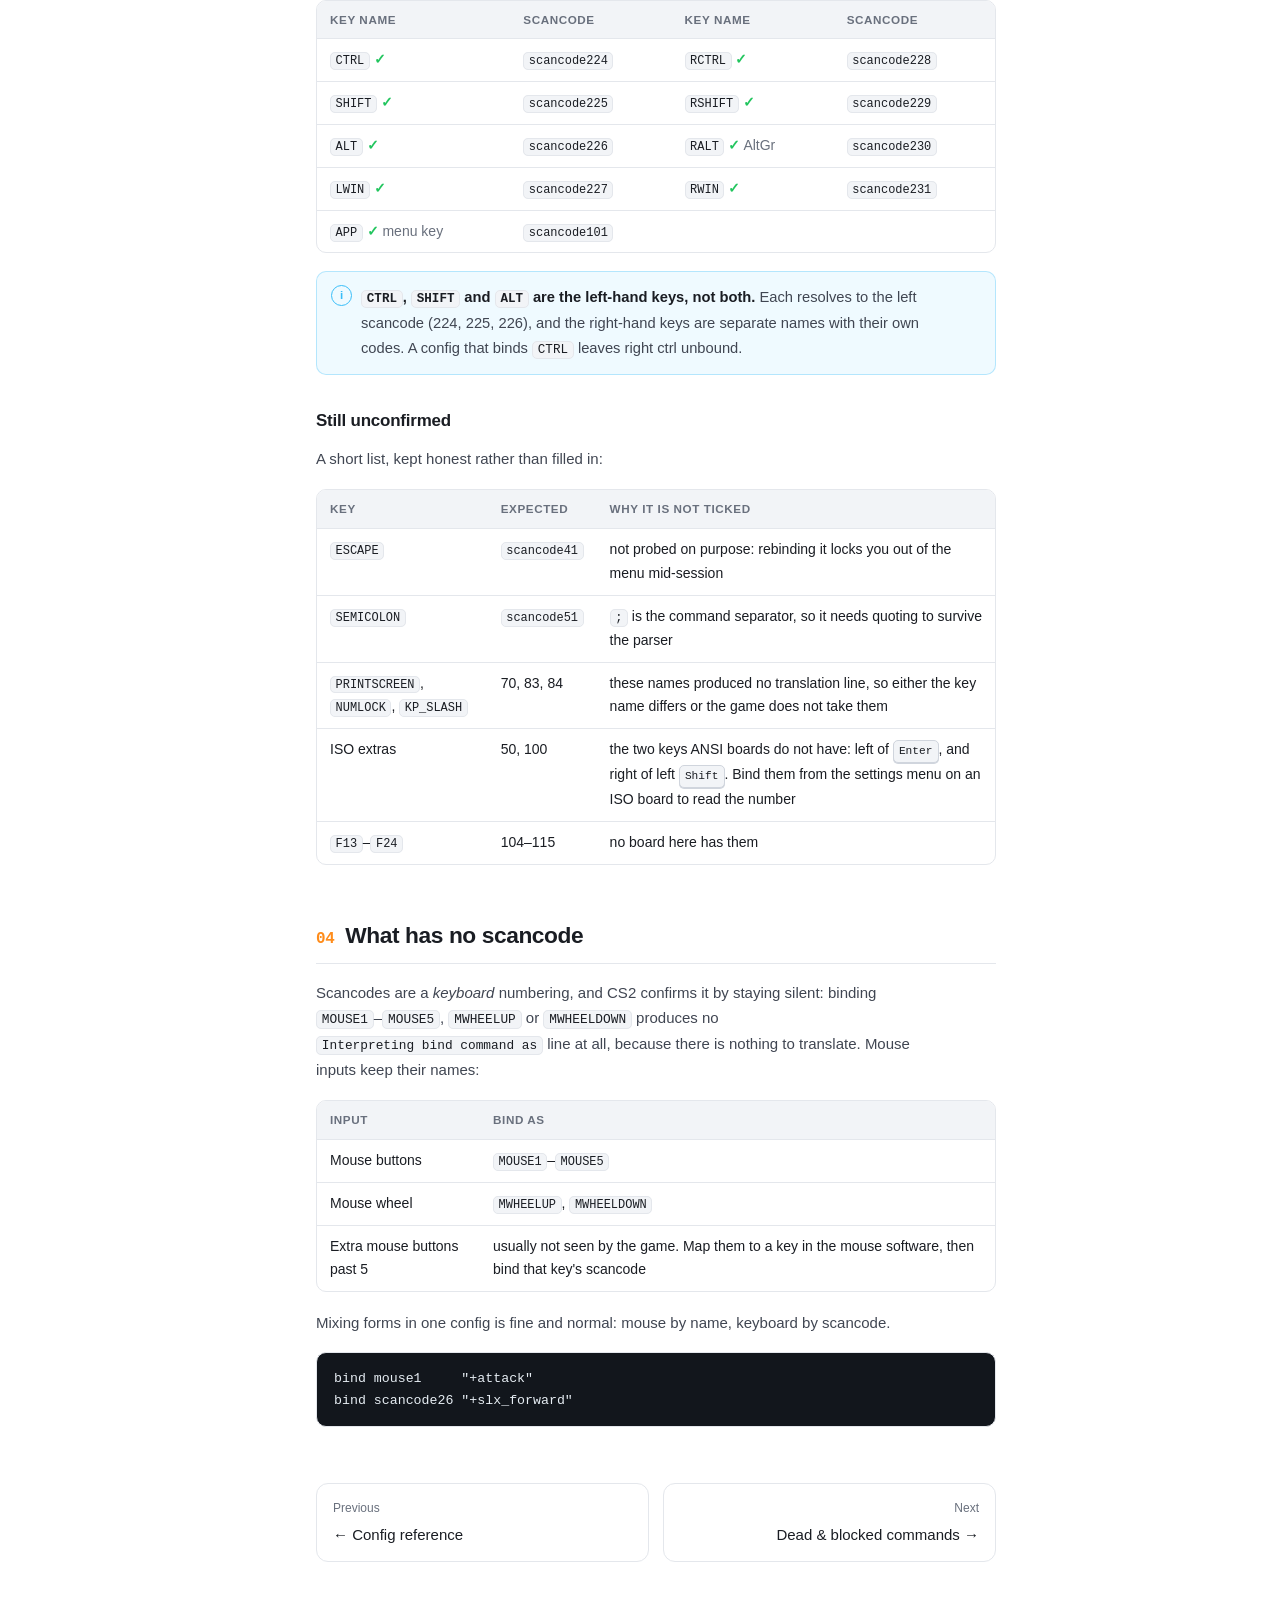
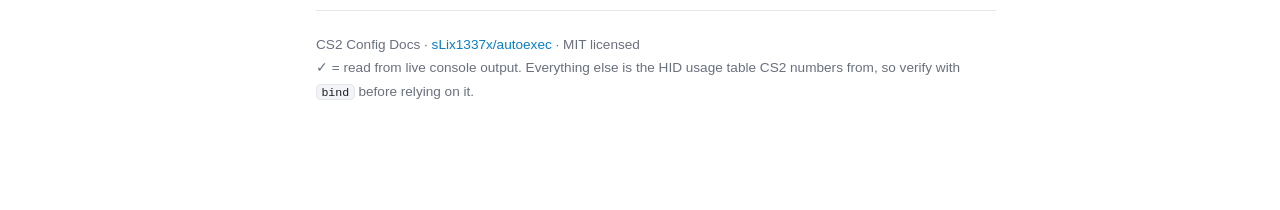
<file: docs/scancodes.html>
<!doctype html>
<html lang="en">
<head>
<meta charset="utf-8">
<meta name="viewport" content="width=device-width, initial-scale=1">
<title>CS2 scancode table</title>
<meta name="description" content="Every CS2 keyboard scancode, why binding by scancode beats binding by key name, and how to read any key's scancode straight out of the console.">
<link rel="stylesheet" href="style.css">
</head>
<body>

<a class="skip" href="#content">Skip to content</a>

<header class="topbar">
  <button class="icon-btn" id="menuBtn" aria-label="Open navigation"><svg viewBox="0 0 24 24" fill="none" stroke="currentColor" stroke-width="2"><path d="M3 6h18M3 12h18M3 18h18"/></svg></button>
  <a class="brand" href="index.html"><span class="brand-mark">CS2</span> Config Docs</a>
  <nav class="topnav">
    <a href="index.html">Reference</a>
    <a href="scancodes.html" aria-current="page">Scancodes</a>
    <a href="dead-commands.html">Dead commands</a>
  </nav>
  <span class="spacer"></span>
  <button class="searchbtn" id="searchBtn" aria-label="Search the docs">
    <svg viewBox="0 0 24 24" fill="none" stroke="currentColor" stroke-width="2" width="15" height="15"><circle cx="11" cy="11" r="7"/><path d="m20 20-3.6-3.6"/></svg>
    <span class="label">Search docs…</span><kbd>Ctrl K</kbd>
  </button>
  <a class="icon-btn" href="https://github.com/sLix1337x/autoexec" aria-label="Repository on GitHub"><svg viewBox="0 0 24 24" fill="currentColor"><path d="M12 .5A11.5 11.5 0 0 0 .5 12a11.5 11.5 0 0 0 7.86 10.92c.58.1.79-.25.79-.56v-2c-3.2.7-3.88-1.37-3.88-1.37-.53-1.34-1.29-1.7-1.29-1.7-1.06-.72.08-.7.08-.7 1.17.08 1.79 1.2 1.79 1.2 1.04 1.79 2.73 1.27 3.4.97.1-.76.4-1.27.74-1.56-2.56-.29-5.25-1.28-5.25-5.7 0-1.26.45-2.29 1.19-3.1-.12-.29-.52-1.46.11-3.05 0 0 .97-.31 3.18 1.18a11 11 0 0 1 5.8 0c2.2-1.49 3.17-1.18 3.17-1.18.63 1.59.23 2.76.12 3.05.74.81 1.18 1.84 1.18 3.1 0 4.43-2.69 5.4-5.26 5.69.41.36.78 1.06.78 2.14v3.17c0 .31.21.67.8.56A11.5 11.5 0 0 0 23.5 12 11.5 11.5 0 0 0 12 .5Z"/></svg></a>
  <button class="icon-btn" id="themeBtn" aria-label="Toggle light or dark theme"><svg viewBox="0 0 24 24" fill="none" stroke="currentColor" stroke-width="2"><path d="M21 12.8A9 9 0 1 1 11.2 3a7 7 0 0 0 9.8 9.8Z"/></svg></button>
</header>

<div class="layout">

<aside class="sidebar" id="sidebar">
  <details class="nav-group" open>
    <summary>Scancodes</summary>
    <a href="#why"><span class="num">01</span>Why scancodes</a>
    <a href="#find"><span class="num">02</span>Find any scancode</a>
    <a href="#table"><span class="num">03</span>The table</a>
    <a class="sub" href="#letters">Letters</a>
    <a class="sub" href="#digits">Digits &amp; punctuation</a>
    <a class="sub" href="#control">Control &amp; navigation</a>
    <a class="sub" href="#function">Function keys</a>
    <a class="sub" href="#numpad">Numpad</a>
    <a class="sub" href="#modifiers">Modifiers</a>
    <a href="#notmapped"><span class="num">04</span>Not scancodes</a>
  </details>

  <details class="nav-group" open>
    <summary>Other pages</summary>
    <a href="index.html">Config reference</a>
    <a href="index.html#ref-binds">Binds &amp; key names</a>
    <a href="dead-commands.html">Dead &amp; blocked commands</a>
    <a href="https://github.com/sLix1337x/autoexec">Repository</a>
  </details>
</aside>

<main id="content">

<div class="page-head">
  <p class="eyebrow">Reference</p>
  <h1>Scancode table</h1>
  <p class="lead">Binding by scancode binds the <em>physical key</em>, not the character your layout prints on it. The full table is below, with how CS2 numbers them and how to read any key's number out of the console in one line.</p>
  <div class="hero-links">
    <a class="btn primary" href="#table">Jump to the table</a>
    <a class="btn" href="#find">Find a key's scancode</a>
  </div>
</div>

<section id="why">
  <h2><span class="n">01</span> Why bind by scancode</h2>
  <p>A key name is a <em>character</em>: <code>bind w +forward</code> means "whatever key produces w on the active layout". A scancode is a <em>position</em>: <code>bind scancode26 +forward</code> means "the key one row up and one right of caps lock", regardless of layout.</p>
  <div class="grid">
    <div class="card">
      <h4>Layouts stop mattering</h4>
      <p>On QWERTZ the <code>y</code> and <code>z</code> keys swap places; on AZERTY the whole left block moves. A name-based config lands on the wrong physical keys. A scancode config doesn't move.</p>
    </div>
    <div class="card">
      <h4>Layout switching stops breaking things</h4>
      <p>If you switch OS input language while the game runs, name binds follow the new layout. Scancode binds stay where your fingers are.</p>
    </div>
    <div class="card">
      <h4>Punctuation keys become unambiguous</h4>
      <p>The key left of <kbd>1</kbd> is <code>`</code>, <code>^</code>, <code>²</code> or <code>&lt;</code> depending on where you live, but it is always <code>scancode53</code>.</p>
    </div>
    <div class="card">
      <h4>It is what CS2 stores anyway</h4>
      <p>Bind by name and the game translates to a scancode immediately, then echoes the translation. You are writing the same bind either way; one form survives contact with another keyboard.</p>
    </div>
  </div>
  <div class="note">
    <p><strong>The numbering is not Valve's.</strong> CS2 scancode numbers are USB HID keyboard usage IDs (HID usage page 0x07), the codes the keyboard itself sends. That is why <code>a</code> is 4 rather than 1: the first four IDs on that page are reserved for error states.</p>
  </div>
</section>

<section id="find">
  <h2><span class="n">02</span> Find any key's scancode</h2>
  <p>Bind the key by its name and let the game tell you. CS2 prints the translation every time it interprets a name-based bind:</p>
  <pre><code>&gt; bind w +forward
Interpreting bind command as:
    bind scancode26 "+forward" // US English key name "w"</code></pre>
  <p>That comment is the answer: <code>w</code> is <code>scancode26</code>. It works for any key, including ones your layout can't type: bind those from the in-game settings menu and watch the same line appear.</p>
  <div class="note">
    <p>To collect a batch, add <code>-condebug</code> to launch options and read <code>game\csgo\console.log</code> in a text editor afterwards; every <code>Interpreting bind command as</code> line is in there. Add <code>-conclearlog</code> after it to start each session with an empty file.</p>
  </div>
  <h3>CS2 tells you when your layout is the problem</h3>
  <p>On a non-US layout the console adds a second suggestion of its own whenever the requested character sits somewhere else physically:</p>
  <pre><code>If the binding doesn't work and you're not using a US English keyboard, you should try:
    bind scancode29 "sc_x" // US English key name "z"
Interpreting bind command as:
    bind scancode28 "sc_x" // US English key name "y"</code></pre>
  <p>That is a QWERTZ board being told that its <code>y</code> key is physically the US <code>z</code> key. The same hint appears for punctuation whose position moves. When you see it, the scancode in the hint is usually the one you actually want.</p>

  <p>Both forms work in a config, and the scancode form is the one that keeps working:</p>
  <pre><code>bind w          "+slx_forward"   // breaks on a different layout
bind scancode26 "+slx_forward"   // binds the physical key, always</code></pre>
</section>

<section id="table">
  <h2><span class="n">03</span> The table</h2>
  <p class="lead"><span class="ok">✓</span> = read from live CS2 console output. Roughly ninety keys have been checked and every one matched its USB HID usage ID exactly, modifiers included. The handful of unticked rows are <strong>not verified</strong>: the number is the HID ID CS2 is expected to use, but no console line has confirmed it. Check one with the method above before building a config on it.</p>
  <input class="filter" id="scFilter" type="text" placeholder="filter: KP_, F1, arrow, 26" aria-label="Filter scancodes">
  <p class="filter-hint">Filters every table below by key name or number.</p>

  <h3 id="letters">Letters</h3>
  <table class="cmdtable">
    <thead><tr><th>Key</th><th>Scancode</th><th>Key</th><th>Scancode</th></tr></thead>
    <tbody>
      <tr><td><code>a</code> <span class="ok">✓</span></td><td><code>scancode4</code></td><td><code>n</code> <span class="ok">✓</span></td><td><code>scancode17</code></td></tr>
      <tr><td><code>b</code> <span class="ok">✓</span></td><td><code>scancode5</code></td><td><code>o</code> <span class="ok">✓</span></td><td><code>scancode18</code></td></tr>
      <tr><td><code>c</code> <span class="ok">✓</span></td><td><code>scancode6</code></td><td><code>p</code> <span class="ok">✓</span></td><td><code>scancode19</code></td></tr>
      <tr><td><code>d</code> <span class="ok">✓</span></td><td><code>scancode7</code></td><td><code>q</code> <span class="ok">✓</span></td><td><code>scancode20</code></td></tr>
      <tr><td><code>e</code> <span class="ok">✓</span></td><td><code>scancode8</code></td><td><code>r</code> <span class="ok">✓</span></td><td><code>scancode21</code></td></tr>
      <tr><td><code>f</code> <span class="ok">✓</span></td><td><code>scancode9</code></td><td><code>s</code> <span class="ok">✓</span></td><td><code>scancode22</code></td></tr>
      <tr><td><code>g</code> <span class="ok">✓</span></td><td><code>scancode10</code></td><td><code>t</code> <span class="ok">✓</span></td><td><code>scancode23</code></td></tr>
      <tr><td><code>h</code> <span class="ok">✓</span></td><td><code>scancode11</code></td><td><code>u</code> <span class="ok">✓</span></td><td><code>scancode24</code></td></tr>
      <tr><td><code>i</code> <span class="ok">✓</span></td><td><code>scancode12</code></td><td><code>v</code> <span class="ok">✓</span></td><td><code>scancode25</code></td></tr>
      <tr><td><code>j</code> <span class="ok">✓</span></td><td><code>scancode13</code></td><td><code>w</code> <span class="ok">✓</span></td><td><code>scancode26</code></td></tr>
      <tr><td><code>k</code> <span class="ok">✓</span></td><td><code>scancode14</code></td><td><code>x</code> <span class="ok">✓</span></td><td><code>scancode27</code></td></tr>
      <tr><td><code>l</code> <span class="ok">✓</span></td><td><code>scancode15</code></td><td><code>y</code> <span class="ok">✓</span></td><td><code>scancode28</code></td></tr>
      <tr><td><code>m</code> <span class="ok">✓</span></td><td><code>scancode16</code></td><td><code>z</code> <span class="ok">✓</span></td><td><code>scancode29</code></td></tr>
    </tbody>
  </table>
  <p class="muted">Letters are alphabetical by <em>US</em> letter and by position: <code>scancode4</code> is the key US layouts call <code>a</code>, which on AZERTY types <code>q</code>. Bind by where the key is, not what it types.</p>

  <h3 id="digits">Digits &amp; punctuation: the top rows</h3>
  <table class="cmdtable">
    <thead><tr><th>Key (US)</th><th>Scancode</th><th>Note</th></tr></thead>
    <tbody>
      <tr><td><code>1</code> <span class="ok">✓</span></td><td><code>scancode30</code></td><td>number row, not numpad</td></tr>
      <tr><td><code>2</code> <span class="ok">✓</span></td><td><code>scancode31</code></td><td></td></tr>
      <tr><td><code>3</code> <span class="ok">✓</span></td><td><code>scancode32</code></td><td></td></tr>
      <tr><td><code>4</code> <span class="ok">✓</span></td><td><code>scancode33</code></td><td></td></tr>
      <tr><td><code>5</code> <span class="ok">✓</span></td><td><code>scancode34</code></td><td></td></tr>
      <tr><td><code>6</code> <span class="ok">✓</span></td><td><code>scancode35</code></td><td></td></tr>
      <tr><td><code>7</code> <span class="ok">✓</span></td><td><code>scancode36</code></td><td></td></tr>
      <tr><td><code>8</code> <span class="ok">✓</span></td><td><code>scancode37</code></td><td></td></tr>
      <tr><td><code>9</code> <span class="ok">✓</span></td><td><code>scancode38</code></td><td></td></tr>
      <tr><td><code>0</code> <span class="ok">✓</span></td><td><code>scancode39</code></td><td></td></tr>
      <tr><td><code>-</code> <span class="ok">✓</span></td><td><code>scancode45</code></td><td>right of <code>0</code></td></tr>
      <tr><td><code>=</code> <span class="ok">✓</span></td><td><code>scancode46</code></td><td></td></tr>
      <tr><td><code>[</code> <span class="ok">✓</span></td><td><code>scancode47</code></td><td></td></tr>
      <tr><td><code>]</code> <span class="ok">✓</span></td><td><code>scancode48</code></td><td></td></tr>
      <tr><td><code>\</code> <span class="ok">✓</span></td><td><code>scancode49</code></td><td>above <kbd>Enter</kbd> on ANSI</td></tr>
      <tr><td>non-US <code>#</code> / <code>~</code></td><td><code>scancode50</code></td><td>the extra key ISO boards have left of <kbd>Enter</kbd></td></tr>
      <tr><td><code>;</code></td><td><code>scancode51</code></td><td></td></tr>
      <tr><td><code>'</code> <span class="ok">✓</span></td><td><code>scancode52</code></td><td></td></tr>
      <tr><td><code>`</code></td><td><code>scancode53</code></td><td>widely used in configs, not confirmed here. Left of <kbd>1</kbd>: <code>^</code> on QWERTZ, <code>²</code> on AZERTY</td></tr>
      <tr><td><code>,</code> <span class="ok">✓</span></td><td><code>scancode54</code></td><td></td></tr>
      <tr><td><code>.</code> <span class="ok">✓</span></td><td><code>scancode55</code></td><td></td></tr>
      <tr><td><code>/</code> <span class="ok">✓</span></td><td><code>scancode56</code></td><td></td></tr>
      <tr><td>non-US <code>\</code> / <code>&lt;</code></td><td><code>scancode100</code></td><td>the extra key ISO boards have right of left <kbd>Shift</kbd></td></tr>
    </tbody>
  </table>

  <h3 id="control">Control &amp; navigation</h3>
  <table class="cmdtable">
    <thead><tr><th>Key</th><th>Scancode</th><th>Note</th></tr></thead>
    <tbody>
      <tr><td><code>ENTER</code> <span class="ok">✓</span></td><td><code>scancode40</code></td><td>main enter, not <code>KP_ENTER</code></td></tr>
      <tr><td><code>ESCAPE</code></td><td><code>scancode41</code></td><td>the game reserves it for the menu</td></tr>
      <tr><td><code>BACKSPACE</code> <span class="ok">✓</span></td><td><code>scancode42</code></td><td></td></tr>
      <tr><td><code>TAB</code> <span class="ok">✓</span></td><td><code>scancode43</code></td><td></td></tr>
      <tr><td><code>SPACE</code> <span class="ok">✓</span></td><td><code>scancode44</code></td><td></td></tr>
      <tr><td><code>CAPSLOCK</code> <span class="ok">✓</span></td><td><code>scancode57</code></td><td></td></tr>
      <tr><td><code>PRINTSCREEN</code></td><td><code>scancode70</code></td><td></td></tr>
      <tr><td><code>SCROLLLOCK</code> <span class="ok">✓</span></td><td><code>scancode71</code></td><td></td></tr>
      <tr><td><code>PAUSE</code> <span class="ok">✓</span></td><td><code>scancode72</code></td><td></td></tr>
      <tr><td><code>INS</code> <span class="ok">✓</span></td><td><code>scancode73</code></td><td></td></tr>
      <tr><td><code>HOME</code> <span class="ok">✓</span></td><td><code>scancode74</code></td><td></td></tr>
      <tr><td><code>PGUP</code> <span class="ok">✓</span></td><td><code>scancode75</code></td><td></td></tr>
      <tr><td><code>DEL</code> <span class="ok">✓</span></td><td><code>scancode76</code></td><td></td></tr>
      <tr><td><code>END</code> <span class="ok">✓</span></td><td><code>scancode77</code></td><td></td></tr>
      <tr><td><code>PGDN</code> <span class="ok">✓</span></td><td><code>scancode78</code></td><td></td></tr>
      <tr><td><code>RIGHTARROW</code> <span class="ok">✓</span></td><td><code>scancode79</code></td><td></td></tr>
      <tr><td><code>LEFTARROW</code> <span class="ok">✓</span></td><td><code>scancode80</code></td><td></td></tr>
      <tr><td><code>DOWNARROW</code> <span class="ok">✓</span></td><td><code>scancode81</code></td><td></td></tr>
      <tr><td><code>UPARROW</code> <span class="ok">✓</span></td><td><code>scancode82</code></td><td></td></tr>
      <tr><td><code>NUMLOCK</code></td><td><code>scancode83</code></td><td>numpad codes below do not depend on its state</td></tr>
      <tr><td><code>APP</code> <span class="ok">✓</span></td><td><code>scancode101</code></td><td>the context-menu key. <code>APP</code> is the name CS2 answers to</td></tr>
    </tbody>
  </table>

  <h3 id="function">Function keys</h3>
  <table class="cmdtable">
    <thead><tr><th>Key</th><th>Scancode</th><th>Key</th><th>Scancode</th></tr></thead>
    <tbody>
      <tr><td><code>F1</code> <span class="ok">✓</span></td><td><code>scancode58</code></td><td><code>F7</code> <span class="ok">✓</span></td><td><code>scancode64</code></td></tr>
      <tr><td><code>F2</code> <span class="ok">✓</span></td><td><code>scancode59</code></td><td><code>F8</code> <span class="ok">✓</span></td><td><code>scancode65</code></td></tr>
      <tr><td><code>F3</code> <span class="ok">✓</span></td><td><code>scancode60</code></td><td><code>F9</code> <span class="ok">✓</span></td><td><code>scancode66</code></td></tr>
      <tr><td><code>F4</code> <span class="ok">✓</span></td><td><code>scancode61</code></td><td><code>F10</code> <span class="ok">✓</span></td><td><code>scancode67</code></td></tr>
      <tr><td><code>F5</code> <span class="ok">✓</span></td><td><code>scancode62</code></td><td><code>F11</code> <span class="ok">✓</span></td><td><code>scancode68</code></td></tr>
      <tr><td><code>F6</code> <span class="ok">✓</span></td><td><code>scancode63</code></td><td><code>F12</code> <span class="ok">✓</span></td><td><code>scancode69</code></td></tr>
    </tbody>
  </table>
  <p class="muted">F13–F24 continue at <code>scancode104</code>–<code>scancode115</code> if your board has them.</p>

  <h3 id="numpad">Numpad</h3>
  <table class="cmdtable">
    <thead><tr><th>Key</th><th>Scancode</th><th>Key</th><th>Scancode</th></tr></thead>
    <tbody>
      <tr><td><code>KP_SLASH</code> <span class="muted">/</span></td><td><code>scancode84</code></td><td><code>KP_5</code> <span class="ok">✓</span></td><td><code>scancode93</code></td></tr>
      <tr><td><code>KP_MULTIPLY</code> <span class="muted">*</span> <span class="ok">✓</span></td><td><code>scancode85</code></td><td><code>KP_6</code> <span class="ok">✓</span></td><td><code>scancode94</code></td></tr>
      <tr><td><code>KP_MINUS</code> <span class="muted">−</span> <span class="ok">✓</span></td><td><code>scancode86</code></td><td><code>KP_7</code> <span class="ok">✓</span></td><td><code>scancode95</code></td></tr>
      <tr><td><code>KP_PLUS</code> <span class="muted">+</span> <span class="ok">✓</span></td><td><code>scancode87</code></td><td><code>KP_8</code> <span class="ok">✓</span></td><td><code>scancode96</code></td></tr>
      <tr><td><code>KP_ENTER</code> <span class="ok">✓</span></td><td><code>scancode88</code></td><td><code>KP_9</code> <span class="ok">✓</span></td><td><code>scancode97</code></td></tr>
      <tr><td><code>KP_1</code> <span class="ok">✓</span></td><td><code>scancode89</code></td><td><code>KP_0</code> <span class="ok">✓</span></td><td><code>scancode98</code></td></tr>
      <tr><td><code>KP_2</code> <span class="ok">✓</span></td><td><code>scancode90</code></td><td><code>KP_DEL</code> <span class="muted">.</span> <span class="ok">✓</span></td><td><code>scancode99</code></td></tr>
      <tr><td><code>KP_3</code> <span class="ok">✓</span></td><td><code>scancode91</code></td><td><code>KP_EQUALS</code> <span class="muted">=</span> <span class="ok">✓</span></td><td><code>scancode103</code></td></tr>
      <tr><td><code>KP_4</code> <span class="ok">✓</span></td><td><code>scancode92</code></td><td></td><td></td></tr>
    </tbody>
  </table>
  <div class="note">
    <p>The numpad is the cleanest block to build a config on: ten keys nothing else claims, identical on every layout, and the scancodes run in the same order as the printed digits: <code>KP_1</code>…<code>KP_9</code> is 89…97, then <code>KP_0</code> at 98.</p>
  </div>

  <h3 id="modifiers">Modifiers</h3>
  <table class="cmdtable">
    <thead><tr><th>Key name</th><th>Scancode</th><th>Key name</th><th>Scancode</th></tr></thead>
    <tbody>
      <tr><td><code>CTRL</code> <span class="ok">✓</span></td><td><code>scancode224</code></td><td><code>RCTRL</code> <span class="ok">✓</span></td><td><code>scancode228</code></td></tr>
      <tr><td><code>SHIFT</code> <span class="ok">✓</span></td><td><code>scancode225</code></td><td><code>RSHIFT</code> <span class="ok">✓</span></td><td><code>scancode229</code></td></tr>
      <tr><td><code>ALT</code> <span class="ok">✓</span></td><td><code>scancode226</code></td><td><code>RALT</code> <span class="ok">✓</span> <span class="muted">AltGr</span></td><td><code>scancode230</code></td></tr>
      <tr><td><code>LWIN</code> <span class="ok">✓</span></td><td><code>scancode227</code></td><td><code>RWIN</code> <span class="ok">✓</span></td><td><code>scancode231</code></td></tr>
      <tr><td><code>APP</code> <span class="ok">✓</span> <span class="muted">menu key</span></td><td><code>scancode101</code></td><td></td><td></td></tr>
    </tbody>
  </table>
  <div class="note">
    <p><strong><code>CTRL</code>, <code>SHIFT</code> and <code>ALT</code> are the left-hand keys, not both.</strong> Each resolves to the left scancode (224, 225, 226), and the right-hand keys are separate names with their own codes. A config that binds <code>CTRL</code> leaves right ctrl unbound.</p>
  </div>

  <h3>Still unconfirmed</h3>
  <p>A short list, kept honest rather than filled in:</p>
  <table class="cmdtable">
    <thead><tr><th>Key</th><th>Expected</th><th>Why it is not ticked</th></tr></thead>
    <tbody>
      <tr><td><code>ESCAPE</code></td><td><code>scancode41</code></td><td>not probed on purpose: rebinding it locks you out of the menu mid-session</td></tr>
      <tr><td><code>SEMICOLON</code></td><td><code>scancode51</code></td><td><code>;</code> is the command separator, so it needs quoting to survive the parser</td></tr>
      <tr><td><code>PRINTSCREEN</code>, <code>NUMLOCK</code>, <code>KP_SLASH</code></td><td>70, 83, 84</td><td>these names produced no translation line, so either the key name differs or the game does not take them</td></tr>
      <tr><td>ISO extras</td><td>50, 100</td><td>the two keys ANSI boards do not have: left of <kbd>Enter</kbd>, and right of left <kbd>Shift</kbd>. Bind them from the settings menu on an ISO board to read the number</td></tr>
      <tr><td><code>F13</code>–<code>F24</code></td><td>104–115</td><td>no board here has them</td></tr>
    </tbody>
  </table>
  </section>

<section id="notmapped">
  <h2><span class="n">04</span> What has no scancode</h2>
  <p>Scancodes are a <em>keyboard</em> numbering, and CS2 confirms it by staying silent: binding <code>MOUSE1</code>–<code>MOUSE5</code>, <code>MWHEELUP</code> or <code>MWHEELDOWN</code> produces no <code>Interpreting bind command as</code> line at all, because there is nothing to translate. Mouse inputs keep their names:</p>
  <table>
    <thead><tr><th>Input</th><th>Bind as</th></tr></thead>
    <tbody>
      <tr><td>Mouse buttons</td><td><code>MOUSE1</code>–<code>MOUSE5</code></td></tr>
      <tr><td>Mouse wheel</td><td><code>MWHEELUP</code>, <code>MWHEELDOWN</code></td></tr>
      <tr><td>Extra mouse buttons past 5</td><td>usually not seen by the game. Map them to a key in the mouse software, then bind that key's scancode</td></tr>
    </tbody>
  </table>
  <p>Mixing forms in one config is fine and normal: mouse by name, keyboard by scancode.</p>
  <pre><code>bind mouse1     "+attack"
bind scancode26 "+slx_forward"</code></pre>
</section>

<nav class="pagenav">
  <a href="index.html"><span class="dir">Previous</span>← Config reference</a>
  <a class="next" href="dead-commands.html"><span class="dir">Next</span>Dead &amp; blocked commands →</a>
</nav>

<footer>
  CS2 Config Docs · <a href="https://github.com/sLix1337x/autoexec">sLix1337x/autoexec</a> · MIT licensed<br>
  <span class="muted">✓ = read from live console output. Everything else is the HID usage table CS2 numbers from, so verify with <code>bind</code> before relying on it.</span>
</footer>

</main>

<aside class="toc">
  <p class="toc-title">On this page</p>
  <nav></nav>
</aside>

</div>

<div class="scrim" id="scrim" hidden></div>
<div class="searchmodal" id="searchModal" hidden>
  <div class="searchbox">
    <input type="search" placeholder="Search headings, convars, commands…" aria-label="Search the docs" autocomplete="off" spellcheck="false">
    <div class="results"></div>
    <div class="search-foot">
      <span><kbd class="key">↑</kbd><kbd class="key">↓</kbd> navigate</span>
      <span><kbd class="key">↵</kbd> open</span>
      <span><kbd class="key">esc</kbd> close</span>
    </div>
  </div>
</div>

<script src="docs.js" defer></script>

</body>
</html>
</file>
<file: docs/style.css>
/* CS2 Config Docs — documentation shell
   Layout: fixed top bar + sticky sidebar + content column + "on this page" TOC. */

:root{
  --accent:#ff8c1a;
  --accent-ink:#1a1200;
  --info:#38bdf8;
  --warn:#f59e0b;
  --danger:#ef4444;
  --ok:#22c55e;
  --mono:ui-monospace, SFMono-Regular, "SF Mono", Consolas, "Liberation Mono", Menlo, monospace;
  --sans:-apple-system, BlinkMacSystemFont, "Segoe UI", Inter, Roboto, Helvetica, Arial, sans-serif;
  --topbar-h:60px;
  --sidebar-w:264px;
  --toc-w:232px;
  --radius:10px;

  /* light */
  --bg:#ffffff;
  --bg-sub:#f8f9fb;
  --panel:#ffffff;
  --panel2:#f2f4f7;
  --border:#e4e7ec;
  --border-strong:#d0d5dd;
  --text:#1a1d23;
  --text-2:#404652;
  --muted:#69707d;
  --link:#0b7fc4;
  --code-bg:#12161c;
  --code-text:#e6edf3;
  --shadow:0 1px 2px rgba(16,24,40,.06), 0 8px 24px rgba(16,24,40,.06);
  --hover:rgba(16,24,40,.04);
  color-scheme:light;
}

@media (prefers-color-scheme:dark){
  :root:not([data-theme="light"]){
    --bg:#0e1013;
    --bg-sub:#0b0d10;
    --panel:#15181d;
    --panel2:#1b1f25;
    --border:#262b33;
    --border-strong:#343b45;
    --text:#e9edf2;
    --text-2:#c3cad4;
    --muted:#8b95a3;
    --link:#38bdf8;
    --code-bg:#0b0e12;
    --code-text:#e6edf3;
    --shadow:0 1px 2px rgba(0,0,0,.4), 0 12px 32px rgba(0,0,0,.35);
    --hover:rgba(255,255,255,.05);
    color-scheme:dark;
  }
}
:root[data-theme="dark"]{
  --bg:#0e1013;
  --bg-sub:#0b0d10;
  --panel:#15181d;
  --panel2:#1b1f25;
  --border:#262b33;
  --border-strong:#343b45;
  --text:#e9edf2;
  --text-2:#c3cad4;
  --muted:#8b95a3;
  --link:#38bdf8;
  --code-bg:#0b0e12;
  --code-text:#e6edf3;
  --shadow:0 1px 2px rgba(0,0,0,.4), 0 12px 32px rgba(0,0,0,.35);
  --hover:rgba(255,255,255,.05);
  color-scheme:dark;
}

*{box-sizing:border-box}
html{scroll-behavior:smooth}
html,body{margin:0;padding:0}
body{
  background:var(--bg); color:var(--text); font-family:var(--sans);
  font-size:15px; line-height:1.7; -webkit-font-smoothing:antialiased;
}
a{color:var(--link); text-decoration:none}
a:hover{text-decoration:underline}
:focus-visible{outline:2px solid var(--accent); outline-offset:2px; border-radius:4px}
::selection{background:rgba(255,140,26,.3)}

/* ---------- scrollbars ----------
   Chrome ignores ::-webkit-scrollbar as soon as scrollbar-color is set, so the
   standard properties live in an @supports block Chrome never enters. */
::-webkit-scrollbar{width:10px; height:10px; background:transparent}
::-webkit-scrollbar-track,::-webkit-scrollbar-corner{background:transparent}
::-webkit-scrollbar-thumb{
  background:var(--border-strong); background-clip:content-box;
  border:3px solid transparent; border-radius:999px;
}
::-webkit-scrollbar-thumb:hover{background:var(--muted); background-clip:content-box}
::-webkit-scrollbar-button{display:none; width:0; height:0}

/* side panels: thumb only appears while the panel is in use */
.sidebar::-webkit-scrollbar-thumb,.toc::-webkit-scrollbar-thumb{background:transparent}
.sidebar:hover::-webkit-scrollbar-thumb,.sidebar:focus-within::-webkit-scrollbar-thumb,
.toc:hover::-webkit-scrollbar-thumb,.toc:focus-within::-webkit-scrollbar-thumb{
  background:var(--border-strong); background-clip:content-box;
}

/* code blocks keep their own dark ground in both themes */
pre::-webkit-scrollbar-thumb{background:#39424e; background-clip:content-box}
pre::-webkit-scrollbar-thumb:hover{background:#55616f; background-clip:content-box}

@supports not selector(::-webkit-scrollbar){
  *{scrollbar-width:thin; scrollbar-color:var(--border-strong) transparent}
  .sidebar,.toc{scrollbar-color:transparent transparent}
  .sidebar:hover,.toc:hover{scrollbar-color:var(--border-strong) transparent}
  pre{scrollbar-color:#39424e transparent}
}

.skip{position:absolute; left:-9999px}
.skip:focus{left:12px; top:12px; z-index:200; background:var(--panel); padding:8px 14px; border:1px solid var(--border); border-radius:8px}

/* ---------- top bar ---------- */
.topbar{
  position:fixed; inset:0 0 auto 0; height:var(--topbar-h); z-index:60;
  display:flex; align-items:center; gap:14px; padding:0 20px;
  background:color-mix(in srgb, var(--bg) 88%, transparent);
  backdrop-filter:saturate(180%) blur(12px);
  border-bottom:1px solid var(--border);
}
.brand{
  display:flex; align-items:center; gap:9px; font-weight:650; color:var(--text);
  font-size:.95rem; white-space:nowrap; letter-spacing:-.01em;
}
.brand:hover{text-decoration:none}
.brand-mark{
  display:grid; place-items:center; width:26px; height:26px; border-radius:7px;
  background:var(--accent); color:var(--accent-ink); font-size:.66rem; font-weight:800;
  font-family:var(--mono); letter-spacing:-.02em;
}
.topnav{display:flex; gap:2px; margin-left:8px}
.topnav a{
  padding:6px 11px; border-radius:8px; color:var(--muted); font-size:.875rem; font-weight:500;
}
.topnav a:hover{color:var(--text); background:var(--hover); text-decoration:none}
.topnav a[aria-current="page"]{color:var(--text); font-weight:600; background:var(--hover)}
.topbar .spacer{flex:1}

.searchbtn{
  display:flex; align-items:center; gap:8px; min-width:230px;
  padding:7px 9px 7px 11px; border-radius:9px; cursor:pointer;
  background:var(--panel2); border:1px solid var(--border); color:var(--muted);
  font-family:var(--sans); font-size:.86rem;
}
.searchbtn:hover{border-color:var(--border-strong); color:var(--text-2)}
.searchbtn .label{flex:1; text-align:left}
.searchbtn kbd, kbd.key{
  font-family:var(--sans); font-size:.7rem; padding:2px 6px; border-radius:5px;
  border:1px solid var(--border-strong); background:var(--panel); color:var(--muted);
}
.icon-btn{
  display:grid; place-items:center; width:34px; height:34px; flex:none;
  border-radius:8px; border:0; background:transparent; color:var(--muted); cursor:pointer;
}
.icon-btn:hover{background:var(--hover); color:var(--text); text-decoration:none}
.icon-btn svg{width:18px; height:18px}
#menuBtn{display:none}

/* ---------- layout ---------- */
.layout{
  max-width:1560px; margin:0 auto; padding-top:var(--topbar-h);
  display:grid; grid-template-columns:var(--sidebar-w) minmax(0,1fr) var(--toc-w);
  gap:0 44px;
}

/* ---------- sidebar ---------- */
.sidebar{
  position:sticky; top:var(--topbar-h); align-self:start;
  height:calc(100vh - var(--topbar-h)); overflow-y:auto; overscroll-behavior:contain;
  padding:22px 10px 60px 18px; font-size:.85rem;
  border-right:1px solid var(--border);
}
.nav-group{margin-bottom:16px}
.nav-group > summary{
  list-style:none; cursor:pointer; display:flex; align-items:center; gap:6px;
  padding:4px 9px; margin-bottom:4px; border-radius:8px; color:var(--accent);
  font-size:.71rem; font-weight:700; text-transform:uppercase; letter-spacing:.07em;
  line-height:1.35;
}
.nav-group > summary::-webkit-details-marker{display:none}
.nav-group > summary::before{
  content:""; width:6px; height:6px; flex:none; margin-right:2px;
  border-right:1.5px solid currentColor; border-bottom:1.5px solid currentColor;
  transform:rotate(-45deg); transition:transform .15s ease;
}
.nav-group[open] > summary::before{transform:rotate(45deg)}
.nav-group > summary:hover{color:#ffa54d}
.sidebar a{
  display:flex; align-items:center; gap:7px; padding:2px 9px; margin:0;
  border-radius:6px; color:var(--muted); line-height:1.35;
}
.sidebar a:hover{background:var(--hover); color:var(--text); text-decoration:none}
.sidebar a.active{background:color-mix(in srgb, var(--accent) 12%, transparent); color:var(--text); font-weight:600}
.sidebar a.active .num{color:var(--accent)}
.sidebar .num{font-family:var(--mono); font-size:.78em; color:var(--border-strong); flex:none; width:1.4em}
.sidebar .sub{padding-left:34px; font-size:.82rem}

/* ---------- content ---------- */
main{min-width:0; padding:38px 8px 96px; max-width:820px}
.page-head{margin-bottom:38px}
.eyebrow{
  margin:0 0 8px; font-size:.74rem; font-weight:700; letter-spacing:.09em;
  text-transform:uppercase; color:var(--accent);
}
main h1{
  font-size:2.15rem; line-height:1.2; margin:0 0 12px; letter-spacing:-.025em; font-weight:680;
}
.lead{font-size:1.05rem; color:var(--muted); margin:0; max-width:68ch}
.hero-links{display:flex; gap:9px; flex-wrap:wrap; margin-top:22px}
.btn{
  display:inline-flex; align-items:center; gap:7px; padding:8px 15px; border-radius:9px;
  font-weight:600; font-size:.86rem; border:1px solid var(--border-strong); color:var(--text);
  background:var(--panel);
}
.btn:hover{text-decoration:none; border-color:var(--accent); background:var(--hover)}
.btn.primary{background:var(--accent); border-color:var(--accent); color:var(--accent-ink)}
.btn.primary:hover{background:#ff9c3d; border-color:#ff9c3d}

section{margin-bottom:56px; scroll-margin-top:calc(var(--topbar-h) + 20px)}
h2,h3,h4{scroll-margin-top:calc(var(--topbar-h) + 20px)}
main h2{
  font-size:1.42rem; font-weight:660; letter-spacing:-.018em; line-height:1.3;
  margin:0 0 16px; padding-bottom:12px; border-bottom:1px solid var(--border);
  display:flex; align-items:baseline; gap:11px;
}
main h2 .n{color:var(--accent); font-family:var(--mono); font-size:.7em; font-weight:700}
main h3{
  font-size:1.06rem; font-weight:640; letter-spacing:-.012em; margin:32px 0 10px; color:var(--text);
}
p,li{color:var(--text-2)}
p{margin:0 0 14px; max-width:72ch}
ul,ol{padding-left:22px}
li{margin:5px 0}
.muted{color:var(--muted)}
strong{color:var(--text); font-weight:640}

/* heading anchors */
.anchor{
  margin-left:8px; color:var(--border-strong); font-weight:400; opacity:0;
  text-decoration:none; font-size:.8em;
}
h2:hover .anchor, h3:hover .anchor, .anchor:focus{opacity:1}
.anchor:hover{color:var(--accent); text-decoration:none}

/* ---------- code ---------- */
code,.kbd,kbd{font-family:var(--mono)}
:not(pre) > code{
  background:var(--panel2); border:1px solid var(--border); color:var(--text);
  padding:.08em .38em; border-radius:5px; font-size:.855em; white-space:nowrap;
}
.kbd,kbd{
  display:inline-block; padding:.1em .45em; border-radius:5px; font-size:.8em;
  background:var(--panel2); border:1px solid var(--border-strong);
  box-shadow:0 1px 0 var(--border-strong); color:var(--text);
}
.code-wrap{position:relative; margin:16px 0}
pre{
  background:var(--code-bg); color:var(--code-text); border:1px solid var(--border);
  border-radius:var(--radius); padding:15px 17px; margin:16px 0;
  overflow-x:auto; font-size:.83rem; line-height:1.65; tab-size:2;
}
.code-wrap pre{margin:0}
pre code{background:none; border:0; padding:0; color:inherit; white-space:pre}
.copy-btn{
  position:absolute; top:8px; right:8px; opacity:0; transition:opacity .12s;
  display:grid; place-items:center; width:30px; height:30px; cursor:pointer;
  border-radius:7px; border:1px solid #2b333d; background:#1b2129; color:#9aa6b4;
}
.code-wrap:hover .copy-btn, .copy-btn:focus{opacity:1}
.copy-btn:hover{color:#fff; border-color:#3d4854}
.copy-btn svg{width:14px; height:14px}
.copy-btn.done{color:var(--ok); border-color:var(--ok)}

/* ---------- callouts ---------- */
.note,.warn,.info,.tip{
  position:relative; margin:18px 0; padding:13px 16px 13px 44px;
  border:1px solid var(--border); border-radius:var(--radius); font-size:.92rem;
}
.note::before,.warn::before,.info::before,.tip::before{
  position:absolute; left:14px; top:13px; display:grid; place-items:center;
  width:19px; height:19px; border-radius:50%; font-size:.72rem; line-height:1;
  font-family:var(--sans); font-weight:800; border:1.5px solid currentColor;
}
.note{background:color-mix(in srgb, var(--info) 8%, transparent); border-color:color-mix(in srgb, var(--info) 32%, transparent)}
.note::before{content:"i"; color:var(--info)}
.info{background:color-mix(in srgb, var(--info) 8%, transparent); border-color:color-mix(in srgb, var(--info) 32%, transparent)}
.info::before{content:"i"; color:var(--info)}
.tip{background:color-mix(in srgb, var(--ok) 9%, transparent); border-color:color-mix(in srgb, var(--ok) 32%, transparent)}
.tip::before{content:"✓"; color:var(--ok)}
.warn{background:color-mix(in srgb, var(--warn) 10%, transparent); border-color:color-mix(in srgb, var(--warn) 34%, transparent)}
.warn::before{content:"!"; color:var(--warn)}
.note p,.warn p,.info p,.tip p{margin:0; color:var(--text-2)}
.note p + p,.warn p + p,.info p + p,.tip p + p{margin-top:9px}
.note pre,.warn pre,.info pre,.tip pre{margin:10px 0 0}

/* ---------- cards ---------- */
.grid{display:grid; grid-template-columns:repeat(auto-fit,minmax(240px,1fr)); gap:14px; margin:18px 0}
.card{
  background:var(--panel); border:1px solid var(--border); border-radius:12px;
  padding:17px 18px; transition:border-color .15s, transform .15s, box-shadow .15s;
}
.card:hover{border-color:var(--border-strong); box-shadow:var(--shadow)}
a.card:hover{border-color:var(--accent); text-decoration:none; transform:translateY(-2px)}
.card h4{margin:0 0 7px; font-size:.95rem; font-weight:640; color:var(--text)}
.card p{margin:0; font-size:.88rem; color:var(--muted)}
.card p + p{margin-top:8px}
.card .card-icon{
  display:grid; place-items:center; width:32px; height:32px; margin-bottom:11px;
  border-radius:9px; background:color-mix(in srgb, var(--accent) 14%, transparent);
  color:var(--accent); font-size:.95rem;
}

/* ---------- tables ---------- */
.table-wrap{overflow-x:auto; border:1px solid var(--border); border-radius:var(--radius); margin:18px 0}
table{width:100%; border-collapse:collapse; font-size:.875rem}
.table-wrap table{margin:0}
th,td{text-align:left; padding:9px 13px; border-bottom:1px solid var(--border); vertical-align:top}
thead th{
  background:var(--panel2); color:var(--muted); font-weight:650;
  font-size:.73rem; text-transform:uppercase; letter-spacing:.05em;
}
tbody tr:last-child td{border-bottom:0}
tbody tr:hover td{background:var(--hover)}
td:first-child code{white-space:nowrap}
td .kbd{margin-right:2px}

/* ---------- filter input ---------- */
.filter{
  width:100%; padding:10px 14px; border-radius:9px; background:var(--panel2);
  border:1px solid var(--border); color:var(--text); font-family:var(--mono);
  font-size:.87rem; margin:8px 0 4px;
}
.filter:focus{outline:2px solid var(--accent); outline-offset:1px; border-color:var(--accent)}
.filter-hint{font-size:.8rem; color:var(--muted); margin:0 0 12px}
.hidden{display:none !important}

/* ---------- badges ---------- */
.pend,.badge{
  display:inline-block; font-size:.68rem; font-weight:700; text-transform:uppercase;
  letter-spacing:.05em; padding:.12em .5em; border-radius:5px; margin-left:6px;
  vertical-align:middle; line-height:1.6;
}
.pend{background:color-mix(in srgb, var(--warn) 14%, transparent); border:1px solid color-mix(in srgb, var(--warn) 40%, transparent); color:var(--warn)}
.ok{color:var(--ok); font-weight:700}

/* ---------- divider / part banner ---------- */
.divider{
  margin:0 0 34px; padding:18px 20px; border-radius:var(--radius);
  border:1px solid var(--border); border-left:3px solid var(--accent); background:var(--panel);
}
.divider h2{border:0; margin:0 0 6px; padding:0; font-size:1.2rem}
.divider p{margin:0; font-size:.9rem; color:var(--muted)}
.divider p + p{margin-top:8px}

/* ---------- page-specific keeps ---------- */
.keypad-map{display:grid; grid-template-columns:repeat(3,1fr); gap:8px; max-width:430px; margin:16px 0}
.keypad-map .cell{background:var(--panel); border:1px solid var(--border); border-radius:9px; padding:10px; font-size:.79rem}
.keypad-map .cell b{display:block; color:var(--accent); font-family:var(--mono); margin-bottom:4px}
.keypad-map .cell.panic{grid-column:1/3; background:color-mix(in srgb, var(--danger) 10%, transparent); border-color:color-mix(in srgb, var(--danger) 34%, transparent)}
.keypad-map .cell.panic b{color:var(--danger)}

.modes{display:grid; grid-template-columns:repeat(auto-fit,minmax(220px,1fr)); gap:14px; margin:18px 0}
.mode-card{border-radius:12px; padding:16px; border:1px solid var(--border); background:var(--panel)}
.mode-card .dot{width:9px; height:9px; border-radius:50%; display:inline-block; margin-right:8px}
.mode-card.null .dot{background:#3fa9ff}
.mode-card.strict .dot{background:#a855f7}
.mode-card.raw .dot{background:#ffd166}
.mode-card h4{margin:0 0 6px; font-size:1rem; font-weight:640}
.mode-card p{font-size:.86rem; margin:6px 0 0; color:var(--muted)}

/* ---------- page nav + footer ---------- */
.pagenav{display:grid; grid-template-columns:1fr 1fr; gap:14px; margin:56px 0 0}
.pagenav a{
  border:1px solid var(--border); border-radius:12px; padding:14px 16px; color:var(--text);
  display:block; transition:border-color .15s;
}
.pagenav a:hover{border-color:var(--accent); text-decoration:none}
.pagenav .dir{display:block; font-size:.75rem; color:var(--muted); margin-bottom:3px}
.pagenav .next{text-align:right; grid-column:2}
main > footer{
  margin-top:48px; padding-top:22px; border-top:1px solid var(--border);
  color:var(--muted); font-size:.85rem;
}

/* ---------- on this page ---------- */
.toc{
  position:sticky; top:var(--topbar-h); align-self:start;
  height:calc(100vh - var(--topbar-h)); overflow-y:auto; overscroll-behavior:contain;
  padding:32px 14px 60px 0; font-size:.815rem;
}
.toc-title{
  margin:0 0 9px; padding-left:12px; font-size:.71rem; font-weight:700; letter-spacing:.07em;
  text-transform:uppercase; color:var(--accent);
}
.toc a{
  display:block; padding:3px 0 3px 12px; color:var(--muted);
  border-left:2px solid var(--border); line-height:1.4;
}
.toc a:hover{color:var(--text); text-decoration:none}
.toc a.active{color:var(--accent); border-left-color:var(--accent)}
.toc a.lvl3{padding-left:24px; font-size:.97em}

/* ---------- search modal ---------- */
.scrim{
  position:fixed; inset:0; z-index:90; background:rgba(8,10,13,.55);
  backdrop-filter:blur(2px);
}
.searchmodal{
  position:fixed; inset:0; z-index:100; display:flex; justify-content:center;
  padding:12vh 16px 16px; pointer-events:none;
}
.searchmodal[hidden]{display:none}
.searchbox{
  pointer-events:auto; width:100%; max-width:620px; max-height:70vh; display:flex; flex-direction:column;
  background:var(--panel); border:1px solid var(--border-strong); border-radius:14px;
  box-shadow:0 24px 60px rgba(0,0,0,.4); overflow:hidden;
}
.searchbox input{
  width:100%; padding:16px 18px; border:0; border-bottom:1px solid var(--border);
  background:transparent; color:var(--text); font-family:var(--sans); font-size:1rem;
}
.searchbox input:focus{outline:none}
.results{overflow-y:auto; padding:8px}
.results a{
  display:block; padding:9px 12px; border-radius:9px; color:var(--text); line-height:1.4;
}
.results a:hover,.results a.sel{background:var(--hover); text-decoration:none}
.results a.sel{box-shadow:inset 0 0 0 1px var(--accent)}
.results .r-title{font-size:.92rem; font-weight:600}
.results .r-path{font-size:.76rem; color:var(--muted)}
.results .r-snip{font-size:.8rem; color:var(--muted); overflow:hidden; text-overflow:ellipsis; white-space:nowrap}
.results mark{background:color-mix(in srgb, var(--accent) 32%, transparent); color:inherit; border-radius:3px}
.search-empty{padding:22px; text-align:center; color:var(--muted); font-size:.88rem}
.search-foot{
  border-top:1px solid var(--border); padding:8px 14px; font-size:.75rem; color:var(--muted);
  display:flex; gap:14px;
}

/* ---------- responsive ---------- */
@media (max-width:1180px){
  .layout{grid-template-columns:var(--sidebar-w) minmax(0,1fr); gap:0 36px}
  .toc{display:none}
}
@media (max-width:860px){
  .layout{grid-template-columns:minmax(0,1fr); gap:0}
  #menuBtn{display:grid}
  .topnav{display:none}
  .searchbtn{min-width:0}
  .searchbtn .label,.searchbtn kbd{display:none}
  .searchbtn{padding:7px 9px}
  .topbar .spacer{flex:1}
  .sidebar{
    position:fixed; top:var(--topbar-h); left:0; z-index:80; width:min(84vw,var(--sidebar-w));
    background:var(--bg); transform:translateX(-102%); transition:transform .2s ease;
    box-shadow:var(--shadow);
  }
  .sidebar.open{transform:none}
  main{padding:26px 18px 80px}
  main h1{font-size:1.75rem}
  .pagenav{grid-template-columns:1fr}
  .pagenav .next{grid-column:1}
}
@media (min-width:861px){ .scrim{display:none} }
@media (prefers-reduced-motion:reduce){
  html{scroll-behavior:auto}
  *{transition:none !important}
}
</file>
